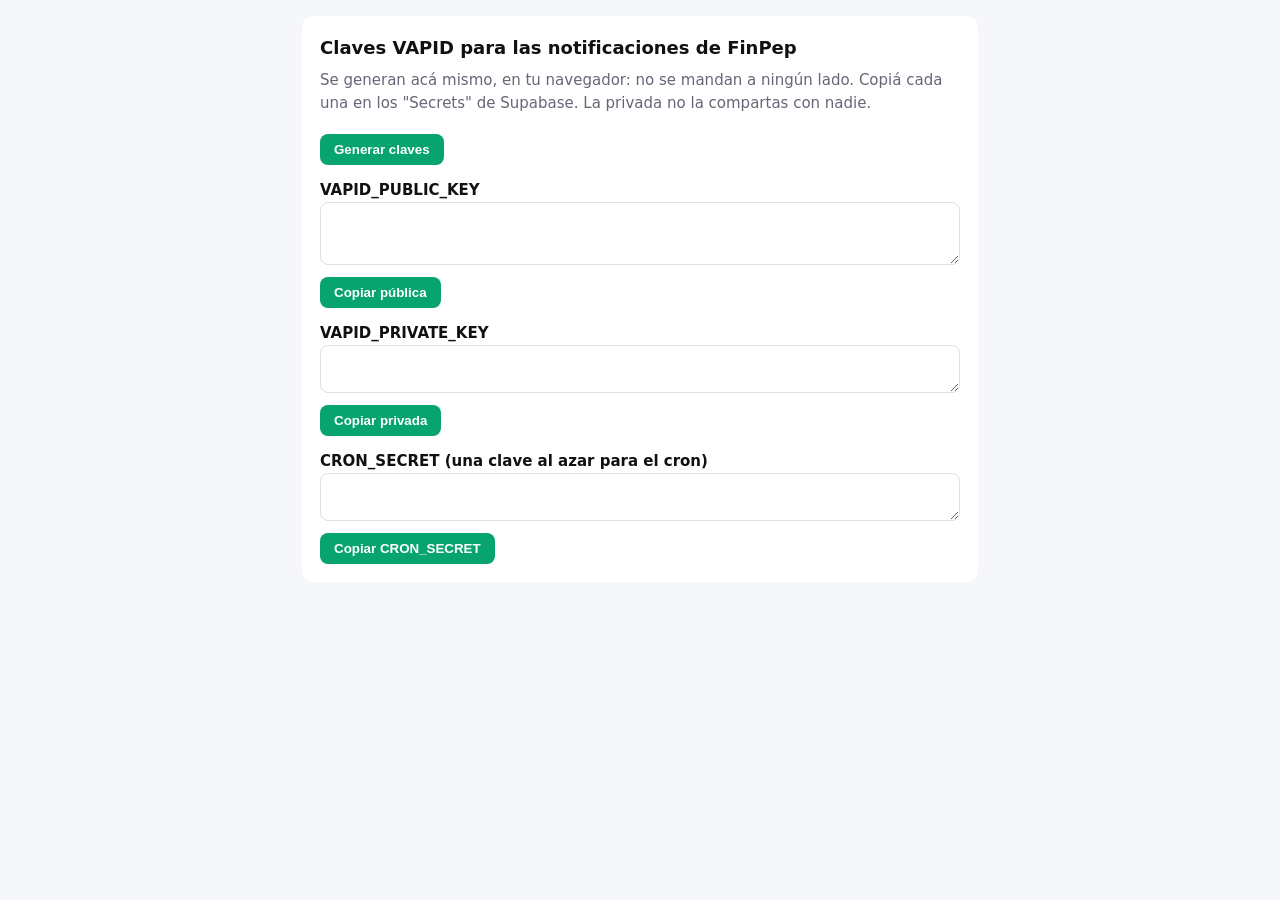
<file: tools/vapid.html>
<!doctype html>
<html lang="es-AR">
<head>
<meta charset="utf-8">
<meta name="viewport" content="width=device-width, initial-scale=1">
<title>FinPep · Claves VAPID</title>
<style>
  :root { color-scheme: light dark; --bg: #f5f7fa; --ink: #111; --muted: #667; --card: #fff; --accent: #08a46f; }
  @media (prefers-color-scheme: dark) { :root { --bg: #0b1220; --ink: #eef; --muted: #99a; --card: #151d2e; } }
  body { margin: 0; padding: 16px; background: var(--bg); color: var(--ink); font: 15px/1.5 system-ui, sans-serif; }
  main { max-width: 640px; margin: 0 auto; background: var(--card); border-radius: 12px; padding: 18px; }
  h1 { font-size: 18px; margin: 0 0 8px; }
  p { color: var(--muted); margin: 6px 0 14px; }
  label { display: block; font-weight: 700; margin-top: 14px; }
  textarea { width: 100%; box-sizing: border-box; font: 13px ui-monospace, monospace; padding: 8px; border-radius: 8px; border: 1px solid #8884; background: transparent; color: var(--ink); resize: vertical; }
  button { margin-top: 6px; padding: 8px 14px; border: 0; border-radius: 8px; background: var(--accent); color: #fff; font-weight: 700; cursor: pointer; }
</style>
</head>
<body>
<main>
  <h1>Claves VAPID para las notificaciones de FinPep</h1>
  <p>Se generan acá mismo, en tu navegador: no se mandan a ningún lado. Copiá cada una en los "Secrets" de Supabase. La privada no la compartas con nadie.</p>
  <button id="gen">Generar claves</button>
  <label for="pub">VAPID_PUBLIC_KEY</label>
  <textarea id="pub" rows="3" readonly></textarea>
  <button data-copy="pub">Copiar pública</button>
  <label for="priv">VAPID_PRIVATE_KEY</label>
  <textarea id="priv" rows="2" readonly></textarea>
  <button data-copy="priv">Copiar privada</button>
  <label for="cron">CRON_SECRET (una clave al azar para el cron)</label>
  <textarea id="cron" rows="2" readonly></textarea>
  <button data-copy="cron">Copiar CRON_SECRET</button>
</main>
<script>
  const b64url = (buf) => btoa(String.fromCharCode(...new Uint8Array(buf))).replace(/\+/g, '-').replace(/\//g, '_').replace(/=+$/, '');
  document.getElementById('gen').addEventListener('click', async () => {
    const kp = await crypto.subtle.generateKey({ name: 'ECDH', namedCurve: 'P-256' }, true, ['deriveBits']);
    const raw = await crypto.subtle.exportKey('raw', kp.publicKey);
    const jwk = await crypto.subtle.exportKey('jwk', kp.privateKey);
    document.getElementById('pub').value = b64url(raw);
    document.getElementById('priv').value = jwk.d;
    document.getElementById('cron').value = b64url(crypto.getRandomValues(new Uint8Array(24)));
  });
  document.querySelectorAll('[data-copy]').forEach((b) => b.addEventListener('click', async () => {
    const t = document.getElementById(b.dataset.copy);
    t.select();
    try { await navigator.clipboard.writeText(t.value); b.textContent = 'Copiada ✓'; } catch { document.execCommand('copy'); }
  }));
</script>
</body>
</html>
</file>
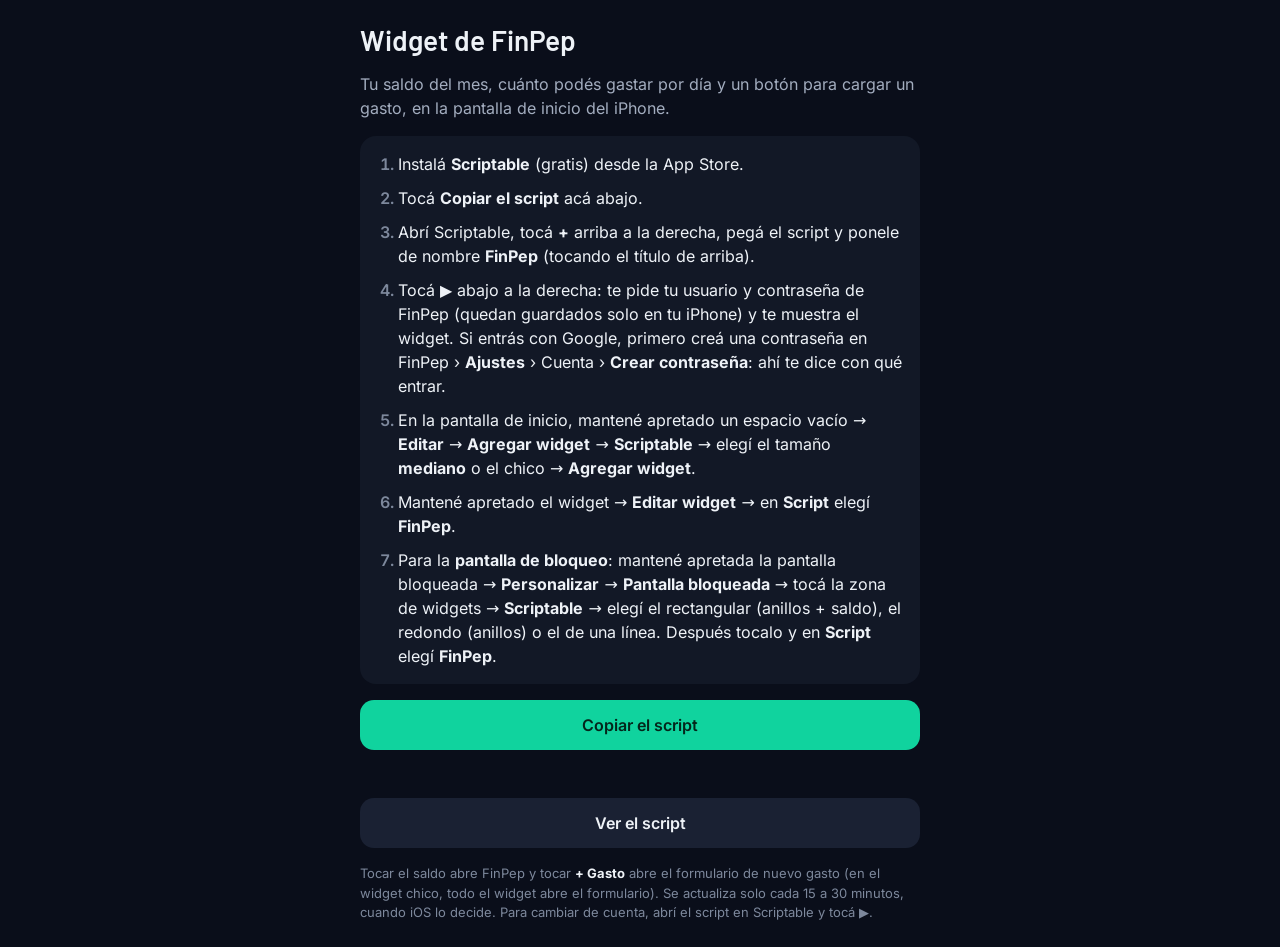
<file: tools/widget.html>
<!doctype html>
<html lang="es-AR">
<head>
<meta charset="utf-8">
<meta name="viewport" content="width=device-width, initial-scale=1, viewport-fit=cover">
<title>Widget de FinPep</title>
<link rel="stylesheet" href="../tokens.css">
<style>
  body {
    margin: 0; background: var(--bg); color: var(--t1);
    font: 16px/1.5 var(--f-text, system-ui, sans-serif);
    padding: max(16px, env(safe-area-inset-top)) max(16px, env(safe-area-inset-right)) max(24px, env(safe-area-inset-bottom)) max(16px, env(safe-area-inset-left));
  }
  main { max-width: 560px; margin: 0 auto; display: grid; gap: 16px; }
  h1 { font: 600 28px/1.15 var(--f-num, system-ui); margin: 8px 0 0; }
  .lead { color: var(--t2); margin: 0; }
  .card { background: var(--s1); border-radius: 16px; padding: 16px; }
  ol { margin: 0; padding-left: 22px; display: grid; gap: 10px; }
  li::marker { color: var(--t3); font-weight: 600; }
  b { color: var(--t1); }
  .t2 { color: var(--t2); }
  .btn {
    display: flex; align-items: center; justify-content: center; width: 100%; min-height: 50px;
    border: 0; border-radius: 14px; background: var(--brand); color: var(--on-brand);
    font: 600 16px/1 var(--f-text, system-ui); cursor: pointer; text-decoration: none;
  }
  .btn-sec { background: var(--s2); color: var(--t1); }
  .ok { color: var(--brand-text); font-weight: 600; min-height: 24px; margin: 8px 0 0; text-align: center; }
  .note { font-size: 13px; color: var(--t3); margin: 0; }
</style>
</head>
<body>
<main>
  <h1>Widget de FinPep</h1>
  <p class="lead">Tu saldo del mes, cuánto podés gastar por día y un botón para cargar un gasto, en la pantalla de inicio del iPhone.</p>

  <section class="card">
    <ol>
      <li>Instalá <b>Scriptable</b> (gratis) desde la App Store.</li>
      <li>Tocá <b>Copiar el script</b> acá abajo.</li>
      <li>Abrí Scriptable, tocá <b>+</b> arriba a la derecha, pegá el script y ponele de nombre <b>FinPep</b> (tocando el título de arriba).</li>
      <li>Tocá ▶︎ abajo a la derecha: te pide tu usuario y contraseña de FinPep (quedan guardados solo en tu iPhone) y te muestra el widget. Si entrás con Google, primero creá una contraseña en FinPep › <b>Ajustes</b> › Cuenta › <b>Crear contraseña</b>: ahí te dice con qué entrar.</li>
      <li>En la pantalla de inicio, mantené apretado un espacio vacío → <b>Editar</b> → <b>Agregar widget</b> → <b>Scriptable</b> → elegí el tamaño <b>mediano</b> o el chico → <b>Agregar widget</b>.</li>
      <li>Mantené apretado el widget → <b>Editar widget</b> → en <b>Script</b> elegí <b>FinPep</b>.</li>
      <li>Para la <b>pantalla de bloqueo</b>: mantené apretada la pantalla bloqueada → <b>Personalizar</b> → <b>Pantalla bloqueada</b> → tocá la zona de widgets → <b>Scriptable</b> → elegí el rectangular (anillos + saldo), el redondo (anillos) o el de una línea. Después tocalo y en <b>Script</b> elegí <b>FinPep</b>.</li>
    </ol>
  </section>

  <div>
    <button type="button" class="btn" id="copy">Copiar el script</button>
    <p class="ok" id="msg" role="status"></p>
  </div>
  <a class="btn btn-sec" href="finpep-widget.js">Ver el script</a>

  <p class="note">Tocar el saldo abre FinPep y tocar <b>+ Gasto</b> abre el formulario de nuevo gasto (en el widget chico, todo el widget abre el formulario). Se actualiza solo cada 15 a 30 minutos, cuando iOS lo decide. Para cambiar de cuenta, abrí el script en Scriptable y tocá ▶︎.</p>
</main>
<script>
  const msg = document.getElementById('msg');
  document.getElementById('copy').addEventListener('click', async () => {
    // En Safari el permiso para copiar se pierde si se espera la descarga
    // antes de copiar: con ClipboardItem se le pasa la promesa directamente.
    const text = fetch('finpep-widget.js', { cache: 'no-store' })
      .then((r) => { if (!r.ok) throw new Error(r.status); return r.text(); });
    try {
      if (window.ClipboardItem && navigator.clipboard.write) {
        await navigator.clipboard.write([new ClipboardItem({ 'text/plain': text.then((t) => new Blob([t], { type: 'text/plain' })) })]);
      } else {
        await navigator.clipboard.writeText(await text);
      }
      msg.textContent = 'Copiado. Ahora pegalo en Scriptable.';
    } catch (e) {
      msg.textContent = 'No se pudo copiar solo: tocá "Ver el script", mantené apretado el texto → Seleccionar todo → Copiar.';
    }
  });
</script>
</body>
</html>
</file>
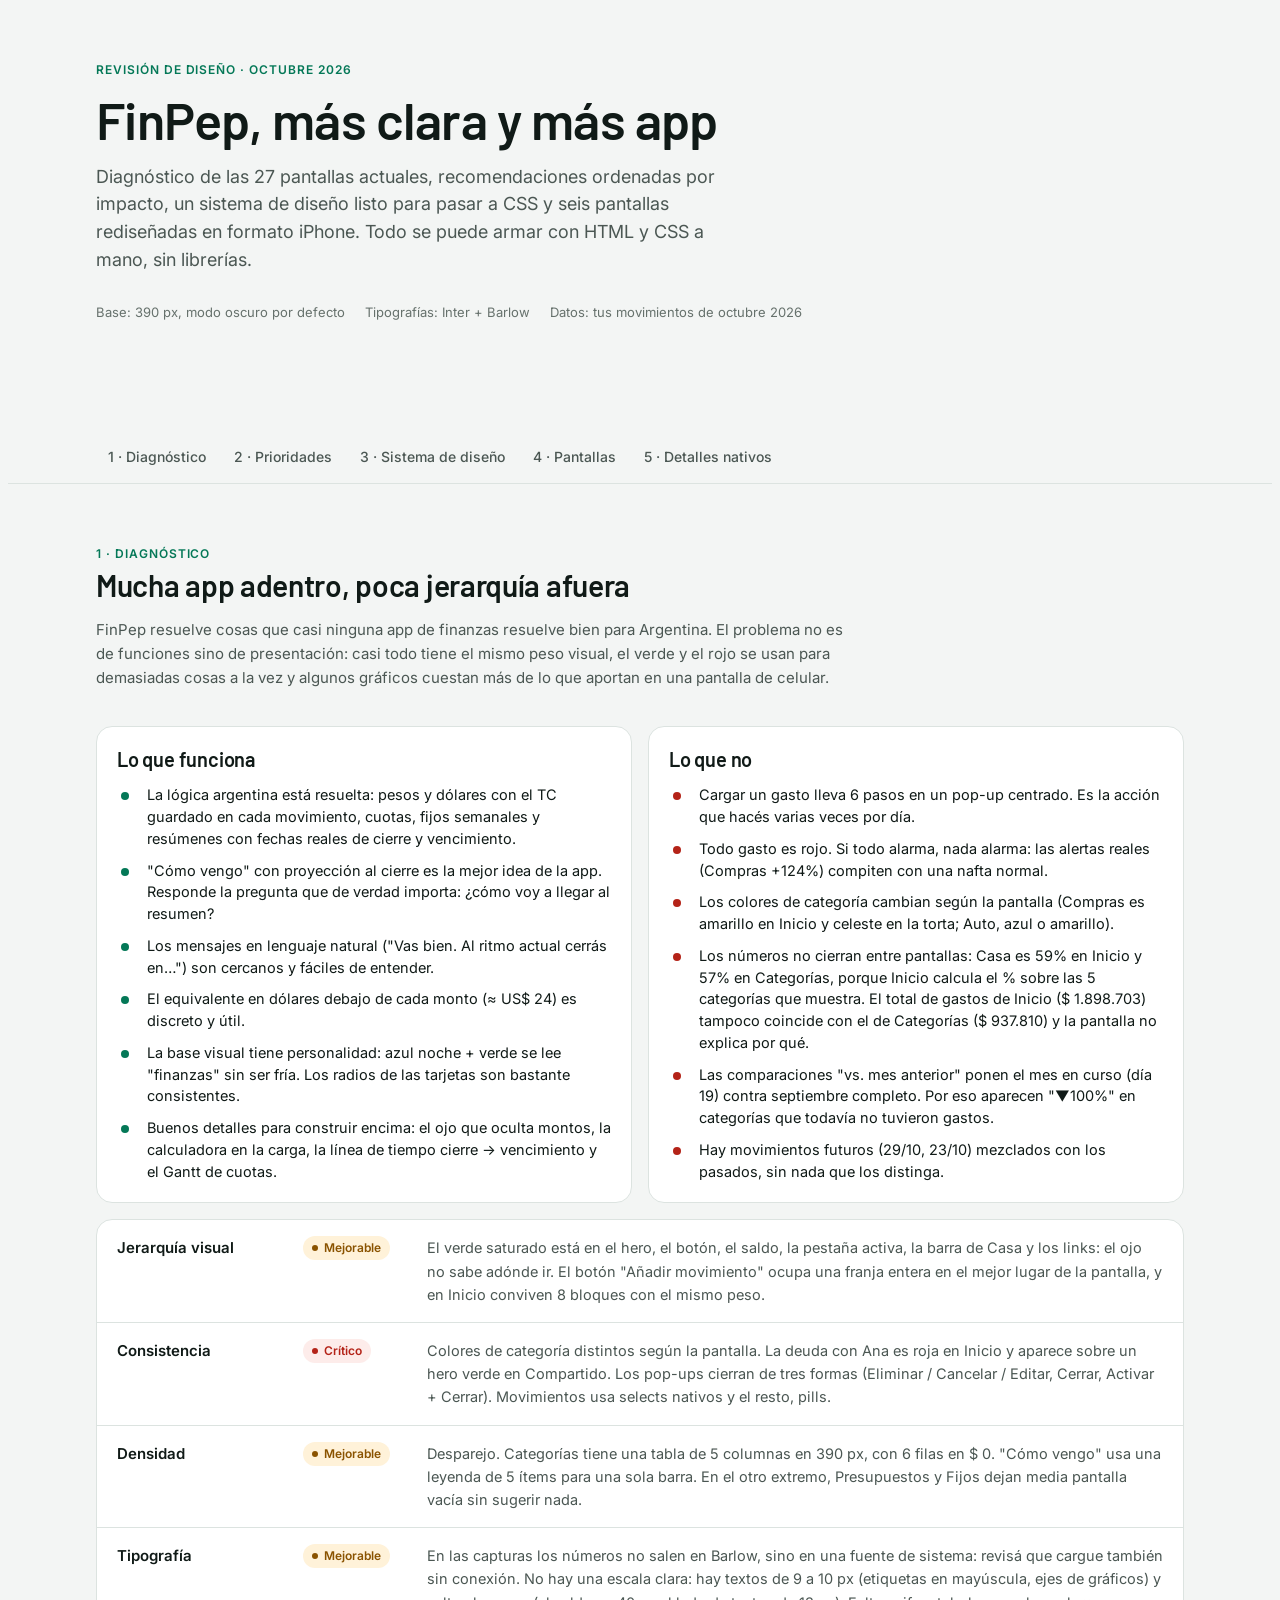
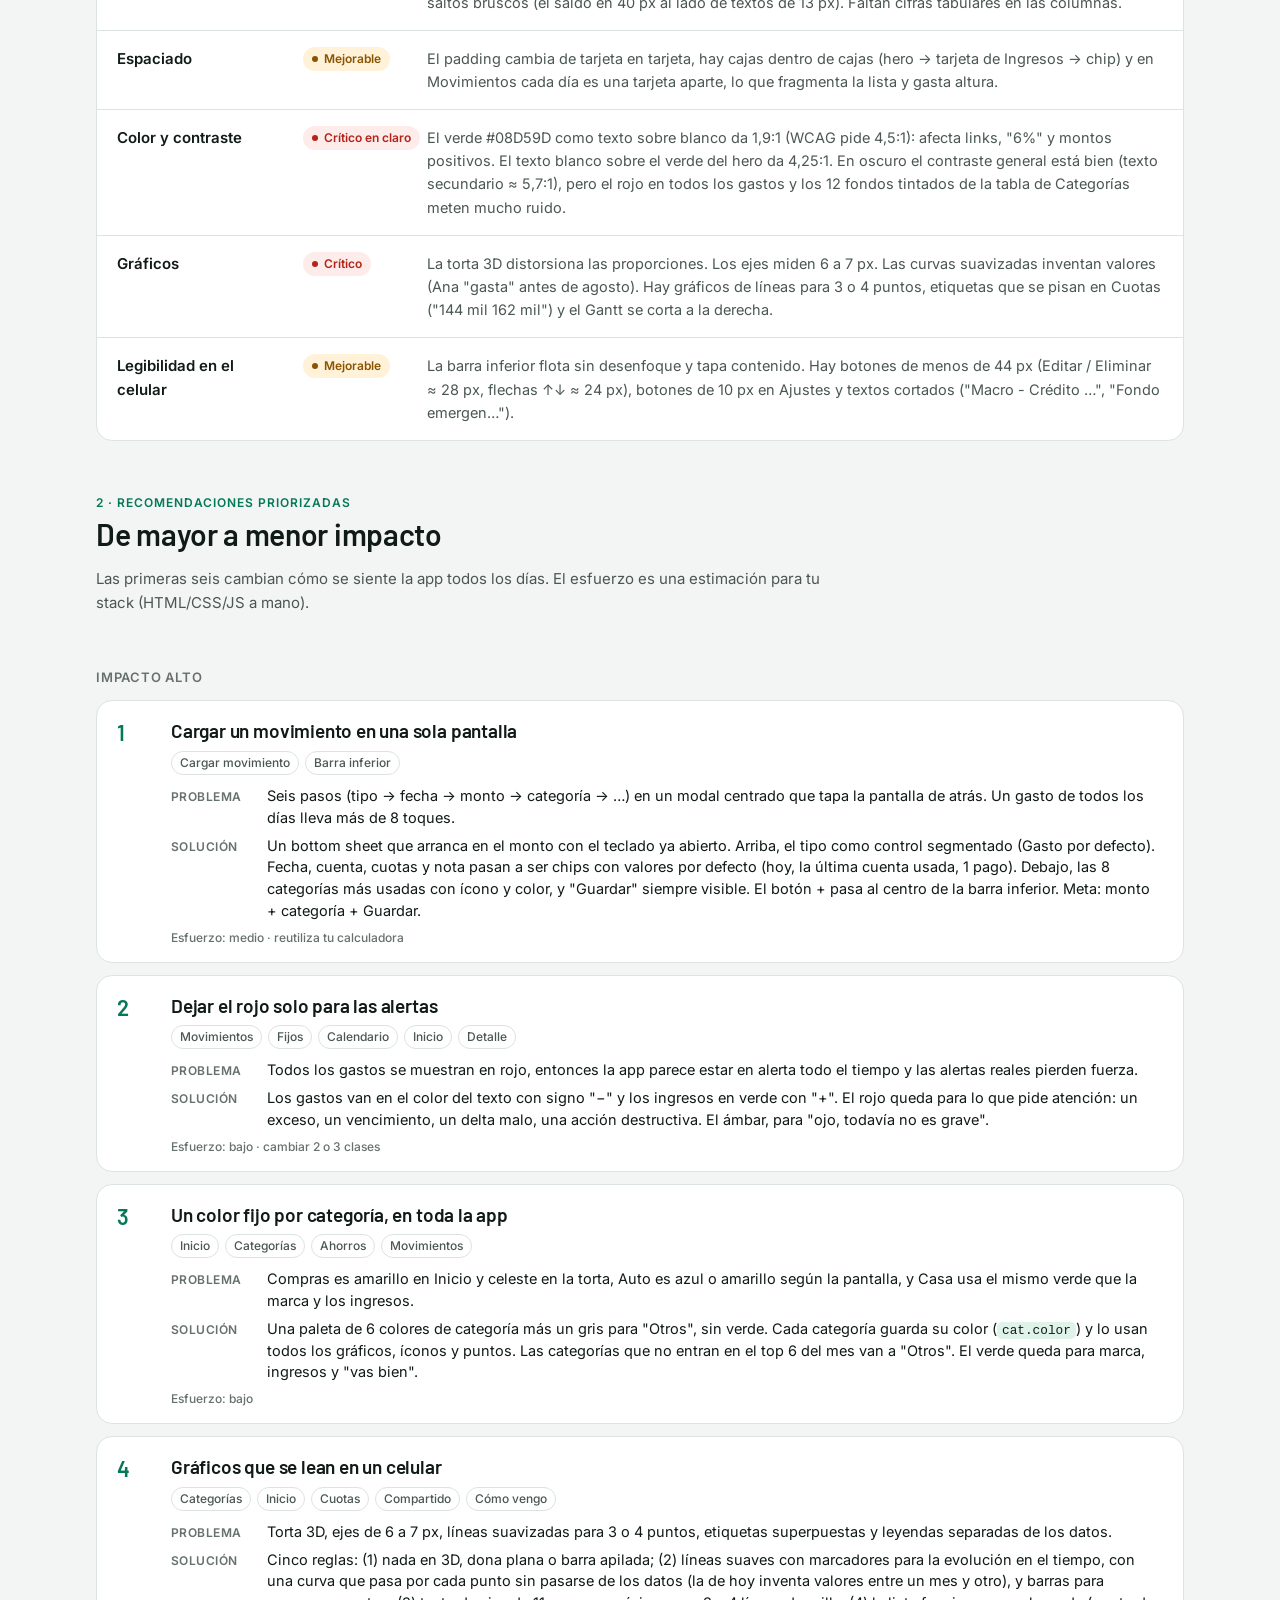
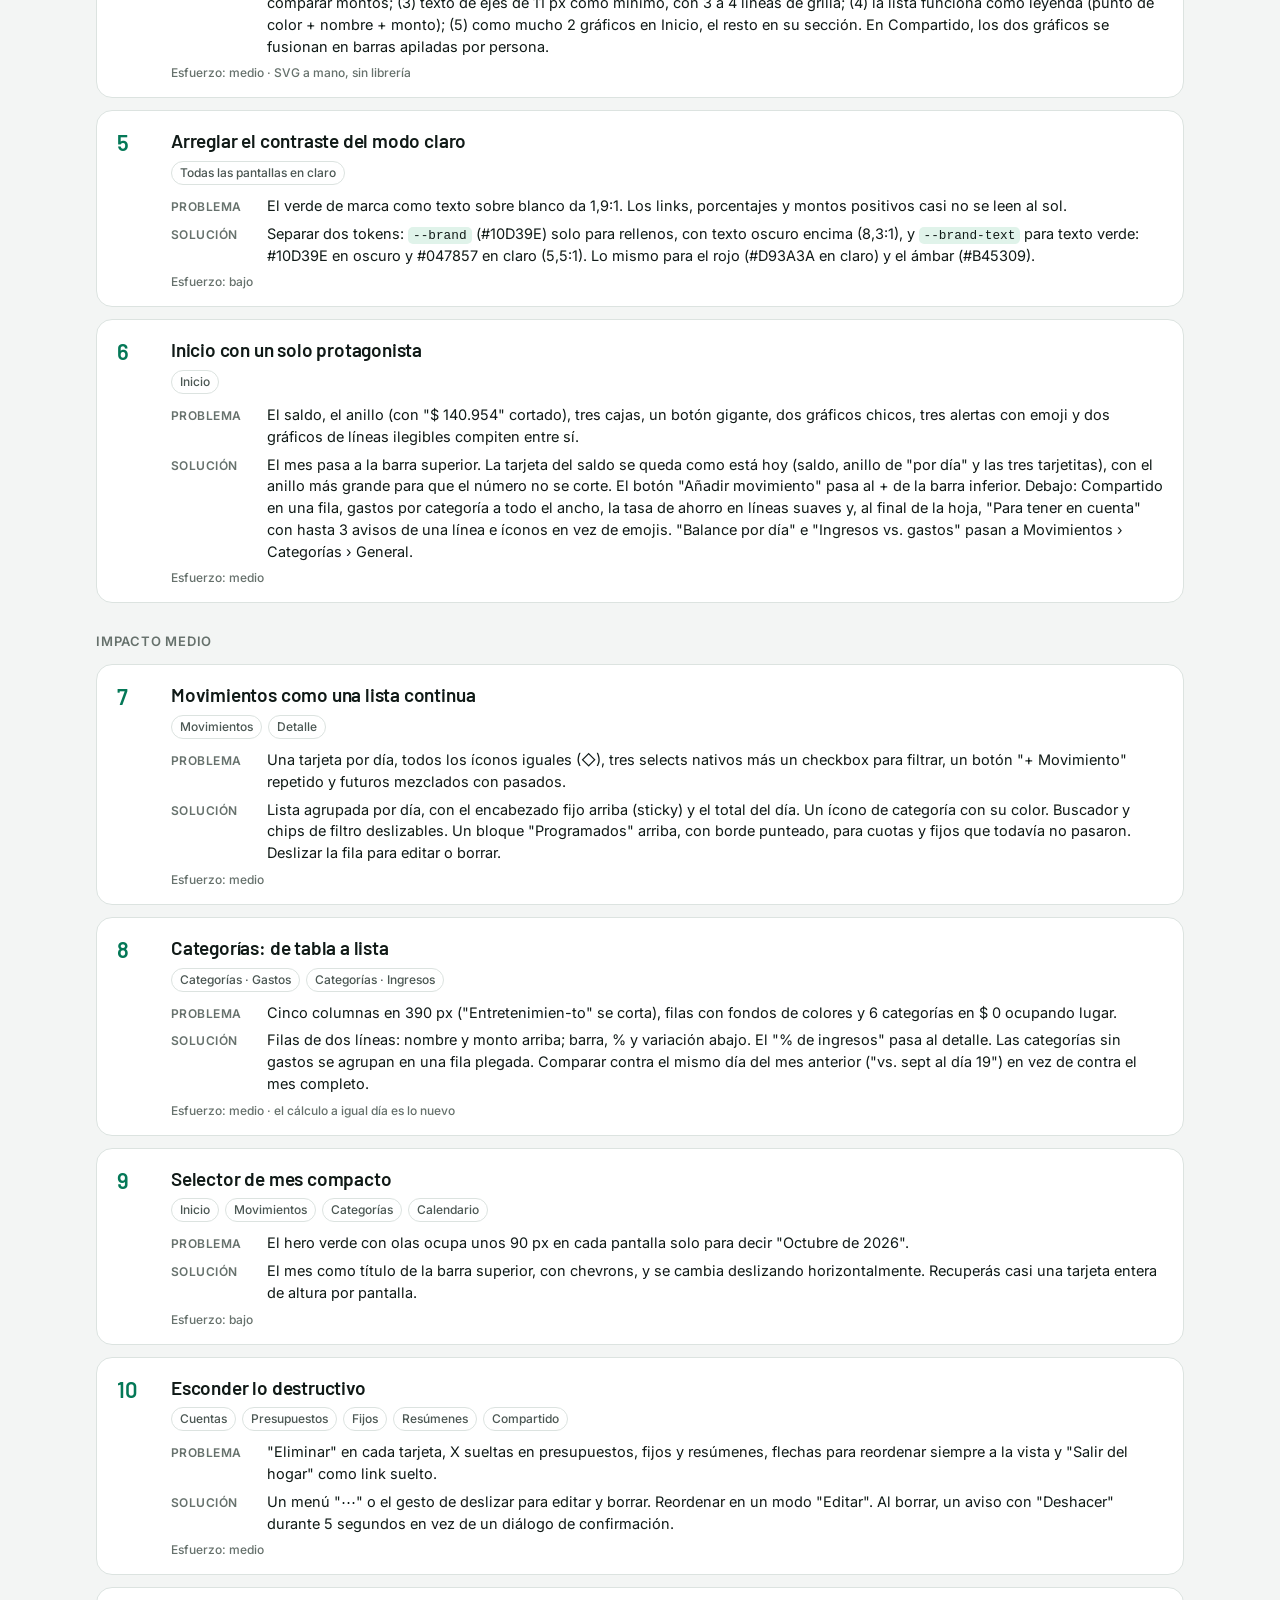
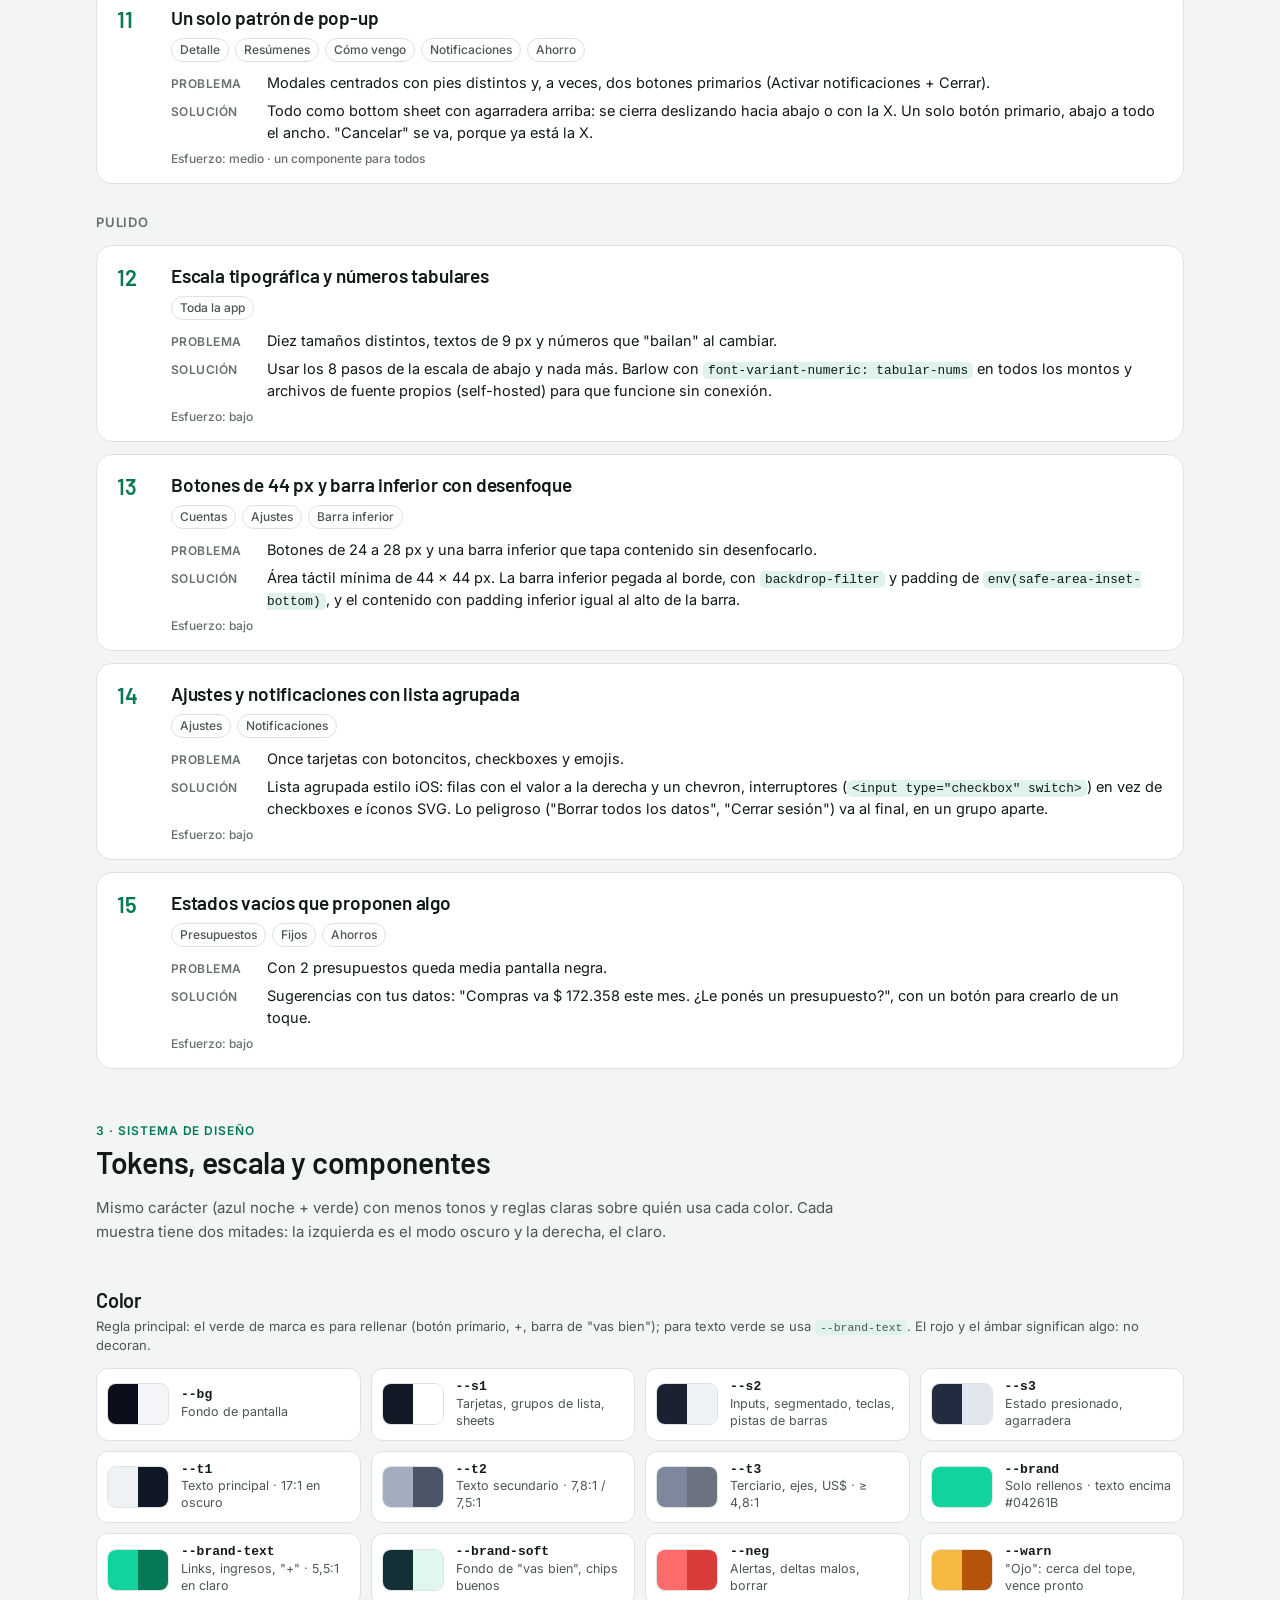
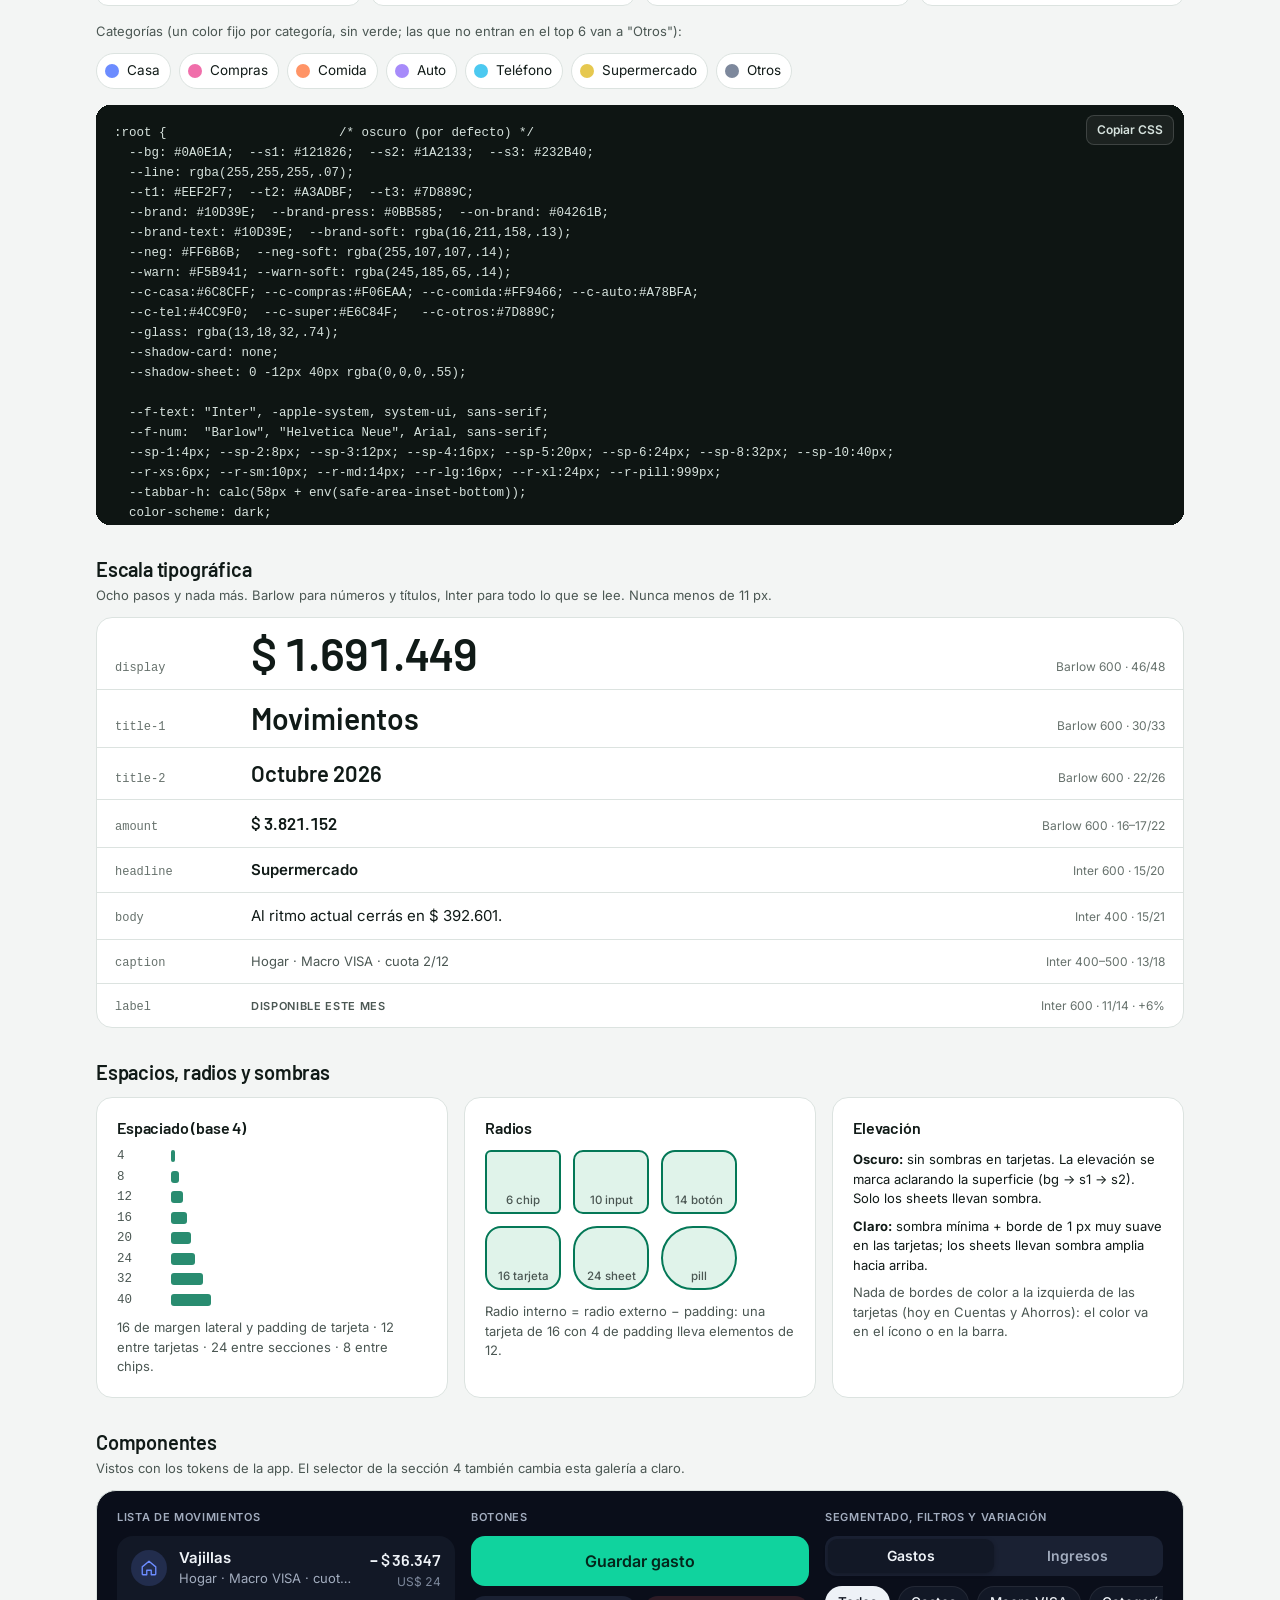
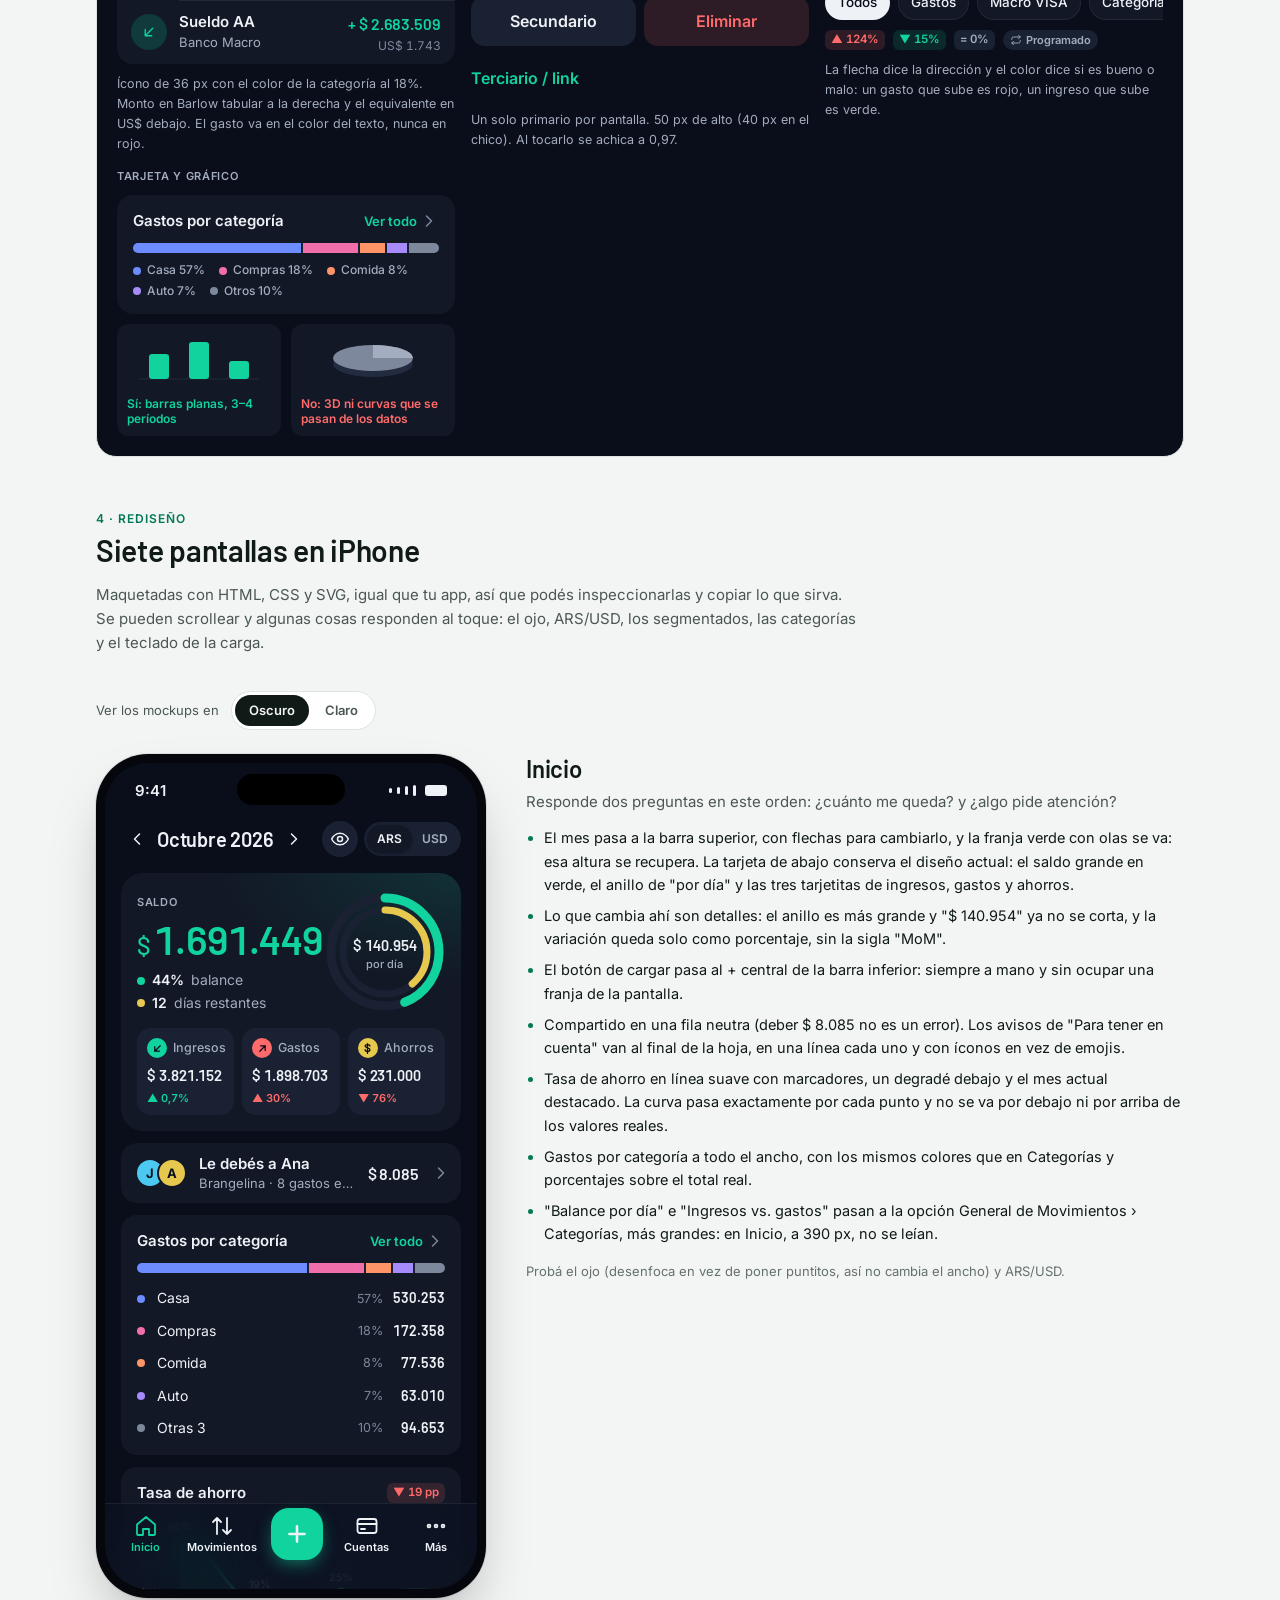
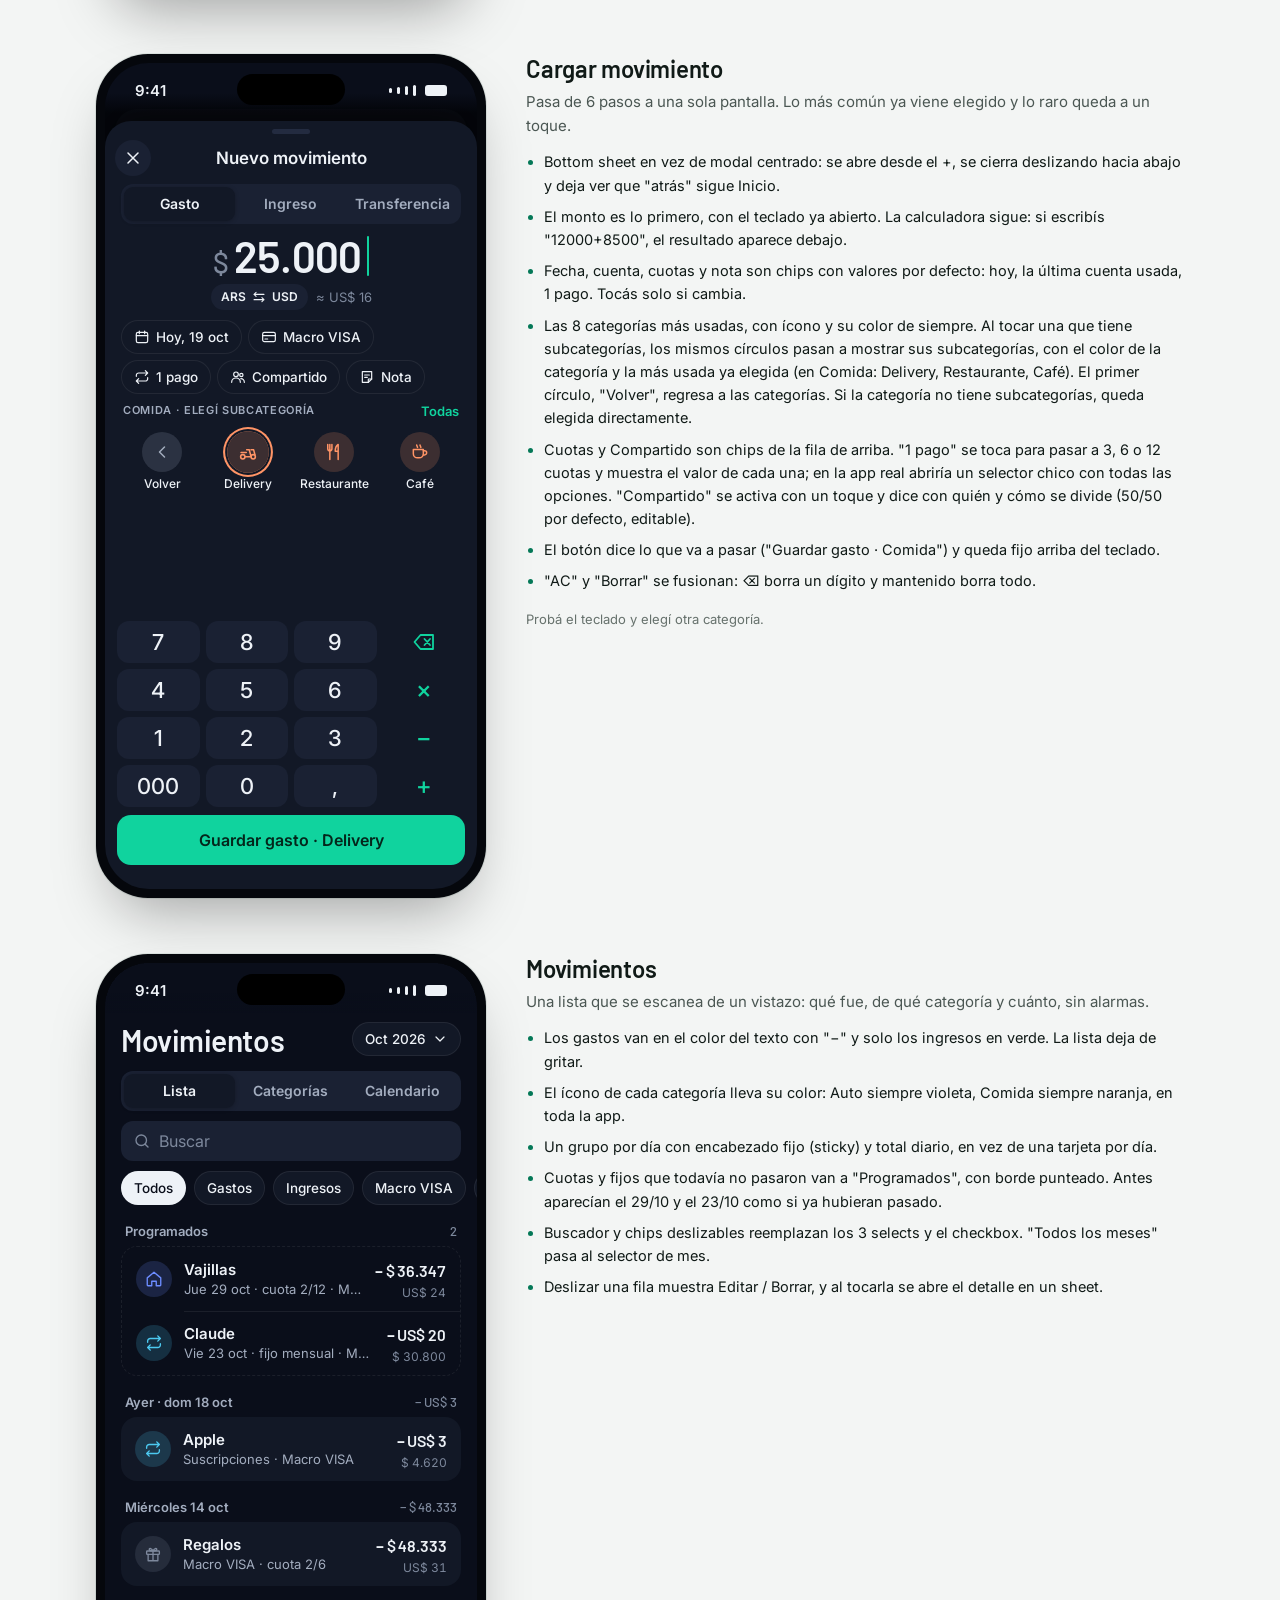
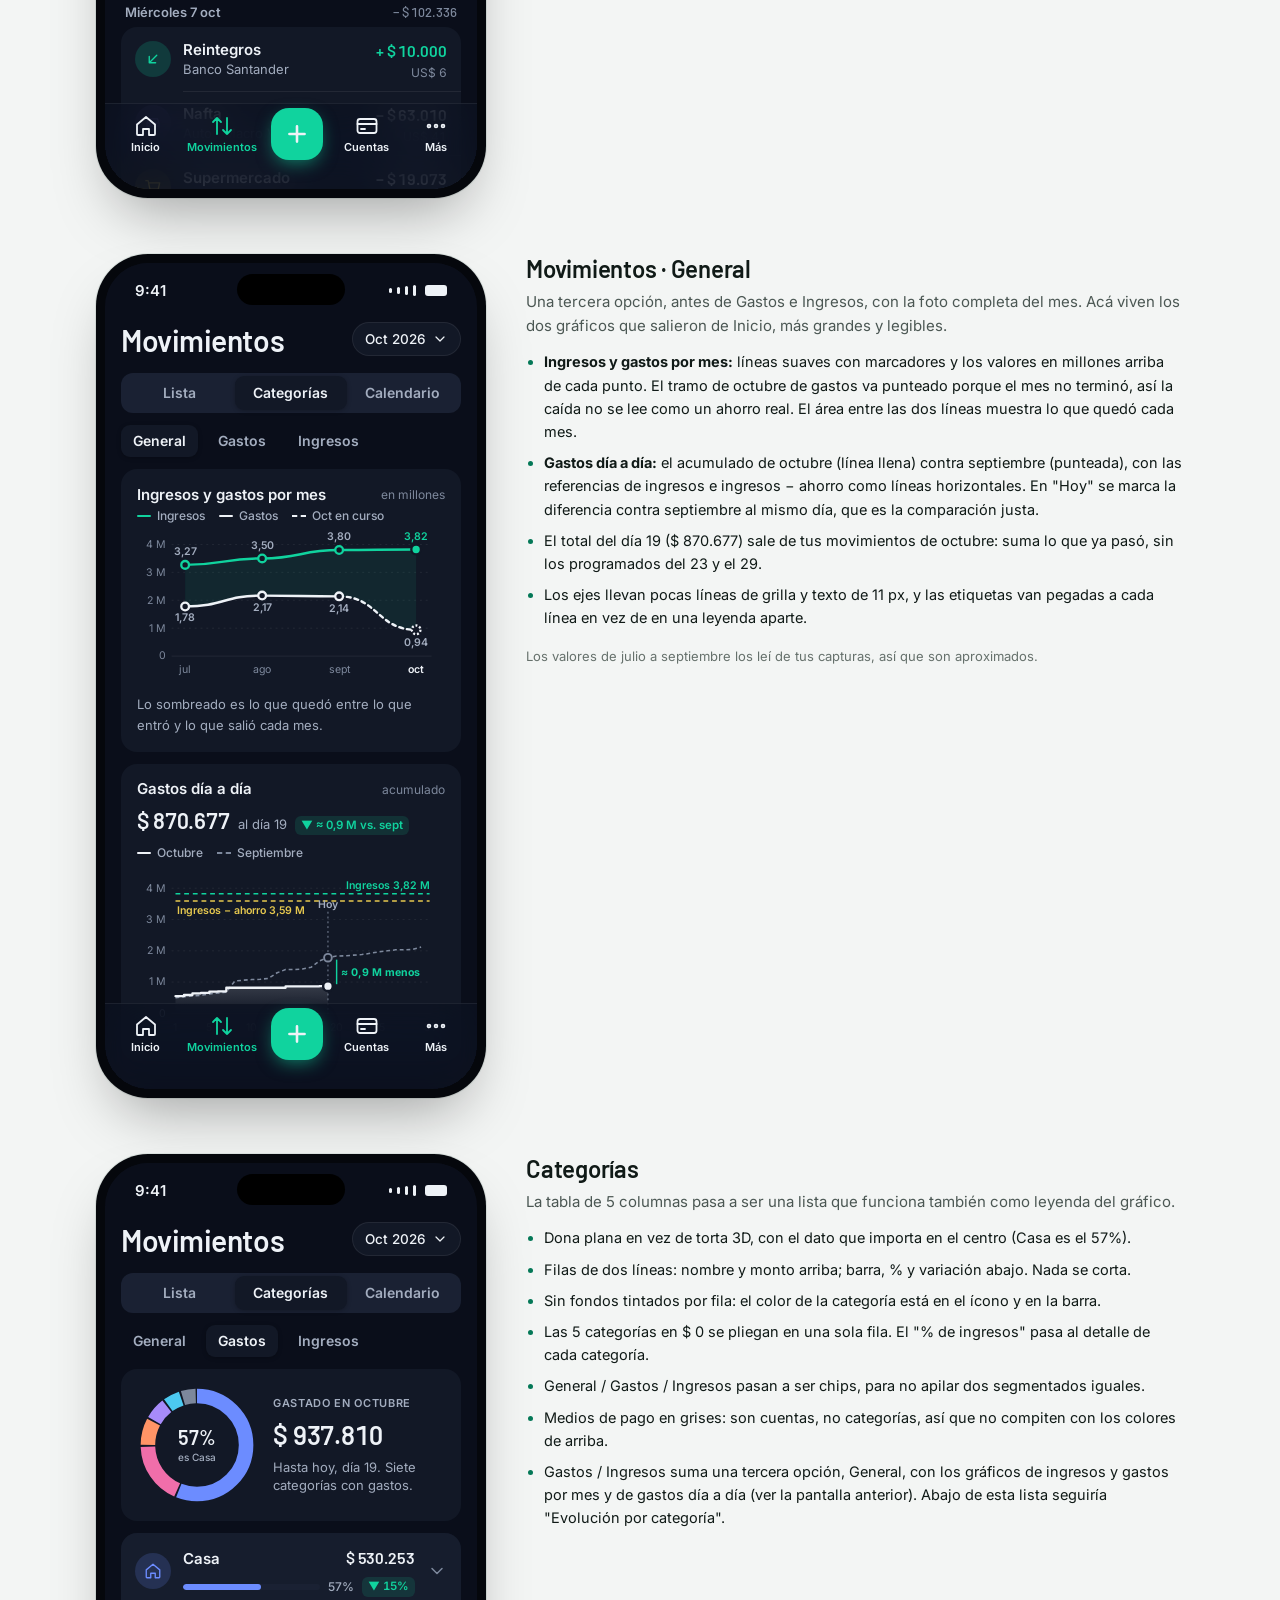
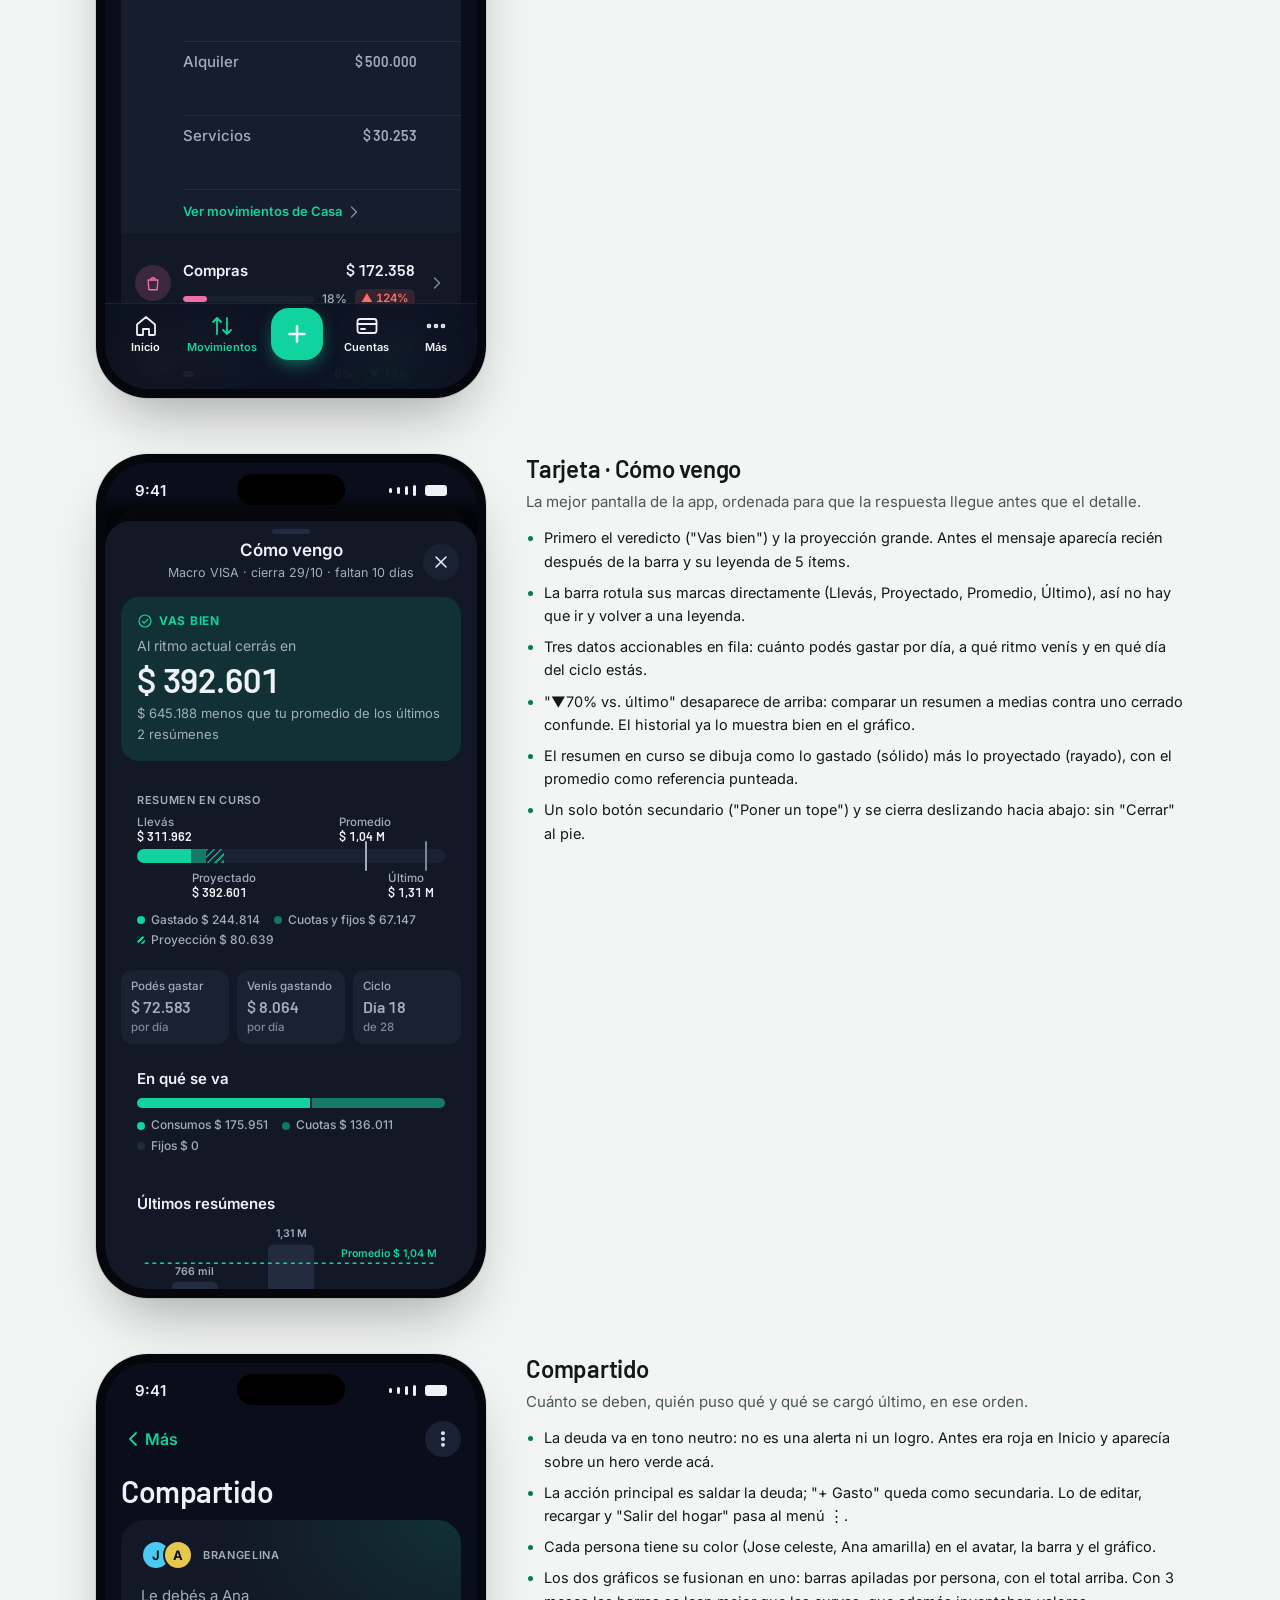
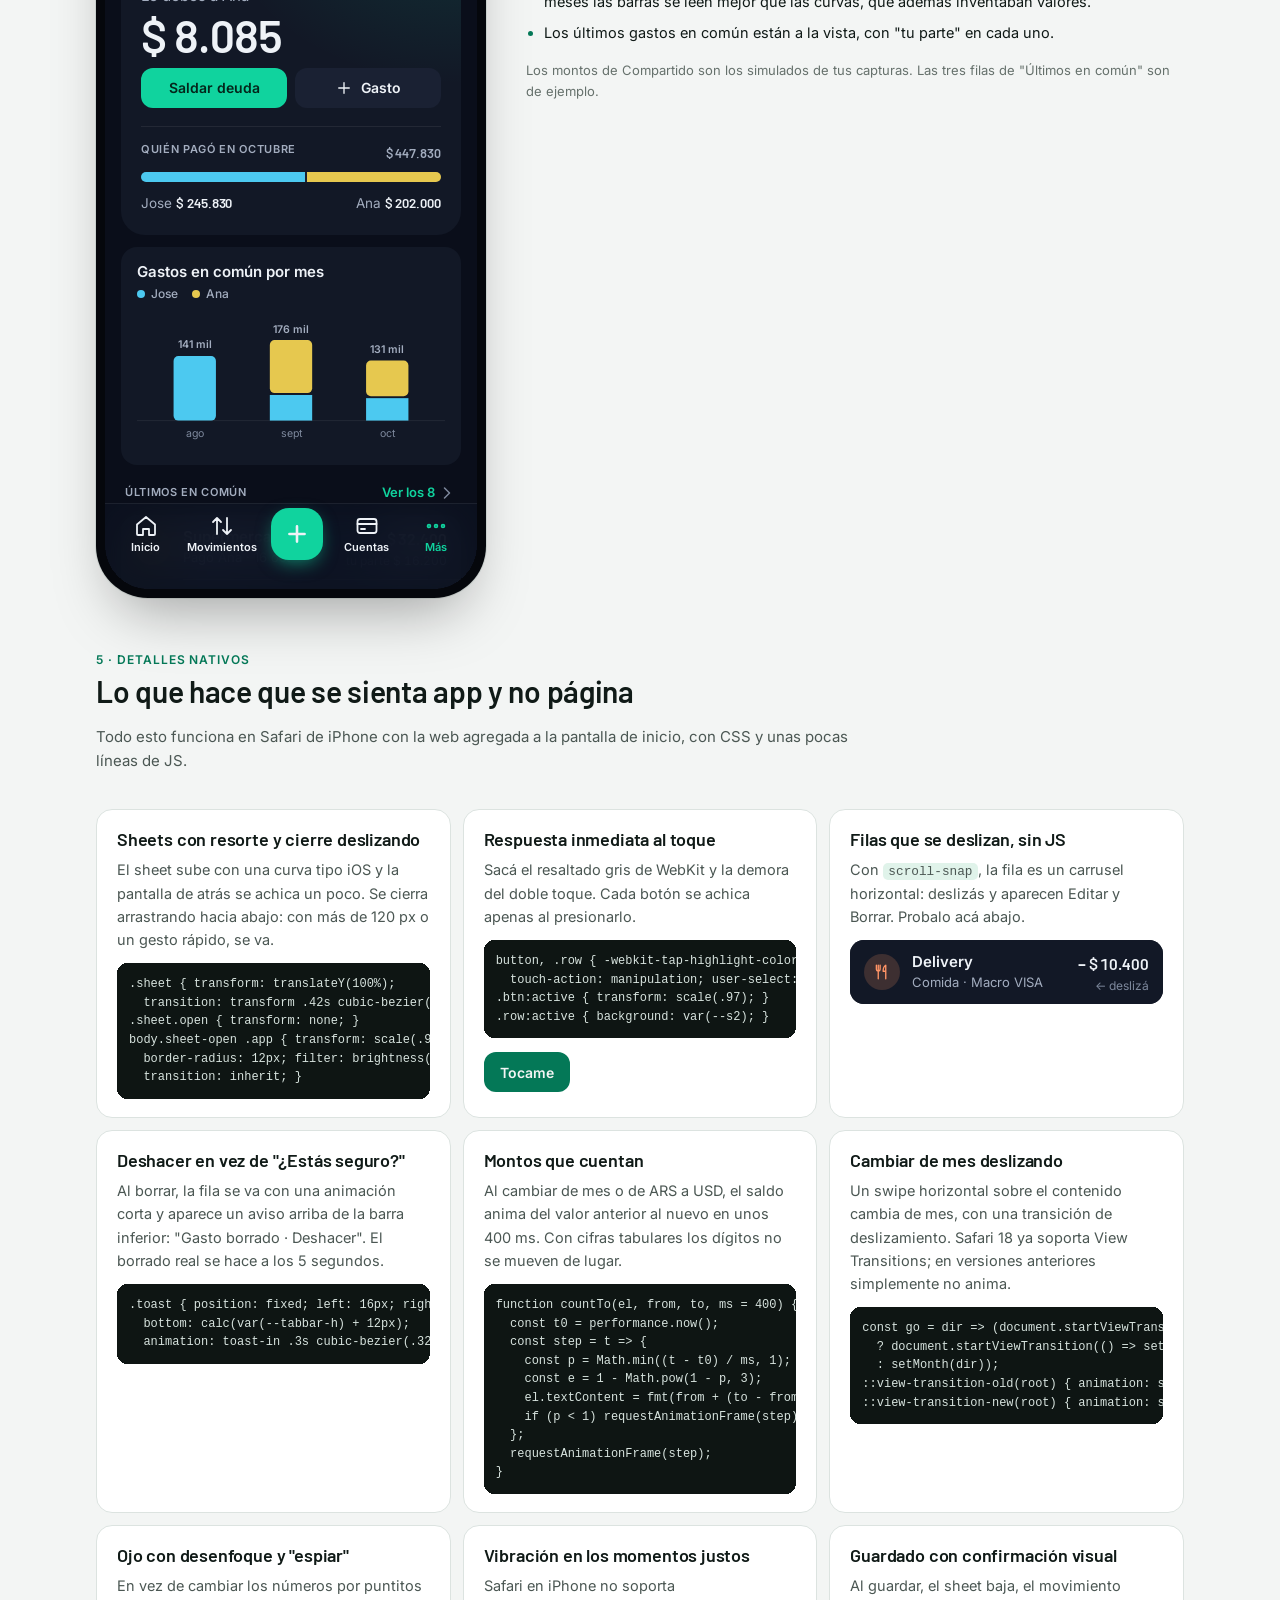
<file: docs/rediseno/referencia.html>
<!doctype html><html lang="es"><head><meta charset="utf-8"><meta name="viewport" content="width=device-width,initial-scale=1,viewport-fit=cover"></head><body>
<title>FinPep Rediseño</title>
<meta name="claude:viewport-fit-sides" content="cover">
<link rel="preconnect" href="https://fonts.googleapis.com">
<link rel="preconnect" href="https://fonts.gstatic.com" crossorigin>
<link rel="stylesheet" href="https://fonts.googleapis.com/css2?family=Barlow:wght@500;600;700&family=Inter:wght@400;500;600;700&display=swap">
<style>
/* Layout: documento de revisión, columna de lectura de 720px; los mockups salen a 1120px con notas al costado. */
:root{
  --pg-bg:#F3F5F4;--pg-surface:#FFFFFF;--pg-line:#DCE3E0;--pg-fg:#101A17;--pg-fg2:#4B5753;--pg-fg3:#66716C;
  --pg-accent:#047857;--pg-accent-soft:#E0F3EA;--pg-crit:#B42318;--pg-crit-soft:#FDECEA;--pg-warn:#8A5300;--pg-warn-soft:#FFF2D9;
  --pg-code:#0E1513;--pg-code-fg:#D7E3DE;--bezel:#05070C;
  --f-num:"Barlow","Helvetica Neue",Arial,sans-serif;--f-text:"Inter",-apple-system,"Segoe UI",Roboto,sans-serif;
}
@media (prefers-color-scheme: dark){:root:not([data-theme="light"]){
  --pg-bg:#0B100F;--pg-surface:#131A18;--pg-line:#25302C;--pg-fg:#E8EEEB;--pg-fg2:#A9B5B0;--pg-fg3:#8A9691;
  --pg-accent:#10D39E;--pg-accent-soft:rgba(16,211,158,.12);--pg-crit:#FF8A80;--pg-crit-soft:rgba(255,107,107,.13);--pg-warn:#F5B941;--pg-warn-soft:rgba(245,185,65,.13);
  --pg-code:#070A09;--pg-code-fg:#D7E3DE;--bezel:#000;color-scheme:dark}}
:root[data-theme="dark"]{
  --pg-bg:#0B100F;--pg-surface:#131A18;--pg-line:#25302C;--pg-fg:#E8EEEB;--pg-fg2:#A9B5B0;--pg-fg3:#8A9691;
  --pg-accent:#10D39E;--pg-accent-soft:rgba(16,211,158,.12);--pg-crit:#FF8A80;--pg-crit-soft:rgba(255,107,107,.13);--pg-warn:#F5B941;--pg-warn-soft:rgba(245,185,65,.13);
  --pg-code:#070A09;--pg-code-fg:#D7E3DE;--bezel:#000;color-scheme:dark}

*{box-sizing:border-box}
body{background:var(--pg-bg);color:var(--pg-fg);font:400 15px/1.6 var(--f-text);-webkit-font-smoothing:antialiased}
.wrap{max-width:1120px;margin:0 auto;padding-left:max(16px,env(safe-area-inset-left,0px));padding-right:max(16px,env(safe-area-inset-right,0px));padding-block:0 80px}
.prose{max-width:760px}
h1,h2,h3{font-family:var(--f-num);font-weight:600;letter-spacing:-.01em;text-wrap:balance;margin:0}
h1{font-size:clamp(34px,6vw,52px);line-height:1.05}
h2{font-size:30px;line-height:1.15;margin-bottom:8px}
h3{font-size:20px;line-height:1.25}
p{margin:0 0 12px}
a{color:var(--pg-accent)}
.eyebrow{font:600 12px/1 var(--f-text);letter-spacing:.08em;text-transform:uppercase;color:var(--pg-accent)}
.lede{font-size:18px;line-height:1.55;color:var(--pg-fg2);max-width:640px}
.muted{color:var(--pg-fg2)}
.small{font-size:13px;line-height:1.5}
code{font:500 .88em ui-monospace,SFMono-Regular,Menlo,monospace;background:var(--pg-accent-soft);padding:1px 5px;border-radius:5px}

/* header + nav */
.top{padding-block:56px 28px;display:grid;gap:16px}
.meta{display:flex;flex-wrap:wrap;gap:8px 20px;font-size:13px;color:var(--pg-fg3)}
.toc{position:sticky;top:env(safe-area-inset-top,0px);z-index:20;background:color-mix(in srgb,var(--pg-bg) 88%,transparent);backdrop-filter:blur(12px);-webkit-backdrop-filter:blur(12px);border-bottom:1px solid var(--pg-line);margin-bottom:8px}
body::before{content:"";position:fixed;inset:0 0 auto;height:env(safe-area-inset-top,0px);z-index:21;background:var(--pg-bg)}
.toc nav{display:flex;gap:4px;overflow-x:auto;scrollbar-width:none;padding-block:10px}
.toc a{flex:none;text-decoration:none;color:var(--pg-fg2);font:500 14px/1 var(--f-text);padding:9px 12px;border-radius:999px}
.toc a:hover,.toc a:focus-visible{background:var(--pg-surface);color:var(--pg-fg);outline:none}
section.sec{padding-top:56px;scroll-margin-top:60px}
.sec-head{display:grid;gap:8px;margin-bottom:24px}

/* diagnóstico */
.two{display:grid;grid-template-columns:repeat(auto-fit,minmax(min(100%,340px),1fr));gap:16px}
.panel{background:var(--pg-surface);border:1px solid var(--pg-line);border-radius:16px;padding:20px}
.panel h3{margin-bottom:12px}
.ticks{list-style:none;margin:0;padding:0;display:grid;gap:10px}
.ticks li{display:grid;grid-template-columns:20px 1fr;gap:10px;font-size:14.5px;line-height:1.5}
.ticks li::before{content:"";width:8px;height:8px;border-radius:50%;margin:8px 0 0 4px;background:var(--pg-accent)}
.ticks.bad li::before{background:var(--pg-crit)}
.score{display:grid;gap:0;background:var(--pg-surface);border:1px solid var(--pg-line);border-radius:16px;overflow:hidden;margin-top:16px}
.score-row{display:grid;grid-template-columns:170px 108px 1fr;gap:16px;padding:16px 20px;align-items:start}
.score-row+.score-row{border-top:1px solid var(--pg-line)}
.score-row b{font-weight:600}
.score-row p{margin:0;font-size:14.5px;color:var(--pg-fg2)}
.tag{display:inline-flex;align-items:center;gap:6px;font:600 12px/1 var(--f-text);padding:6px 9px;border-radius:999px;white-space:nowrap;justify-self:start}
.tag::before{content:"";width:6px;height:6px;border-radius:50%;background:currentColor}
.tag.crit{color:var(--pg-crit);background:var(--pg-crit-soft)}
.tag.warn{color:var(--pg-warn);background:var(--pg-warn-soft)}
.tag.ok{color:var(--pg-accent);background:var(--pg-accent-soft)}
@media (max-width:640px){.score-row{grid-template-columns:1fr auto}.score-row p{grid-column:1/-1}}

/* recomendaciones */
.recs{display:grid;gap:12px;counter-reset:rec}
.tier{font:600 13px/1 var(--f-text);color:var(--pg-fg3);letter-spacing:.06em;text-transform:uppercase;margin:20px 0 4px}
.rec{background:var(--pg-surface);border:1px solid var(--pg-line);border-radius:16px;padding:18px 20px;display:grid;grid-template-columns:40px 1fr;gap:4px 14px;counter-increment:rec}
.rec::before{content:counter(rec);font:600 22px/1 var(--f-num);color:var(--pg-accent);grid-row:1/span 4;padding-top:2px}
.rec h3{font-size:19px}
.rec .where{display:flex;flex-wrap:wrap;gap:6px;margin:4px 0 6px}
.rec .where span{font:500 12px/1 var(--f-text);color:var(--pg-fg2);border:1px solid var(--pg-line);padding:5px 8px;border-radius:999px}
.rec dl{margin:0;display:grid;grid-template-columns:84px 1fr;gap:6px 12px;font-size:14.5px;line-height:1.5}
.rec dt{color:var(--pg-fg3);font-weight:600;font-size:12px;letter-spacing:.04em;text-transform:uppercase;padding-top:3px}
.rec dd{margin:0}
.effort{justify-self:start;margin-top:6px;font:500 12px/1 var(--f-text);color:var(--pg-fg3)}
@media (max-width:520px){.rec{grid-template-columns:1fr}.rec::before{grid-row:auto}.rec dl{grid-template-columns:1fr}.rec dt{padding-top:6px}}

/* sistema */
.tokens{display:grid;grid-template-columns:repeat(auto-fill,minmax(min(100%,250px),1fr));gap:10px}
.tok{display:grid;grid-template-columns:auto 1fr;gap:12px;align-items:center;background:var(--pg-surface);border:1px solid var(--pg-line);border-radius:12px;padding:10px}
.sw{display:flex;border-radius:9px;overflow:hidden;border:1px solid var(--pg-line)}
.sw i{display:block;width:30px;height:40px}
.tok b{font:600 13px/1.3 ui-monospace,Menlo,monospace;display:block}
.tok span{font-size:12.5px;color:var(--pg-fg2);line-height:1.35;display:block}
.cats{display:flex;flex-wrap:wrap;gap:8px;margin-top:12px}
.cats span{display:inline-flex;align-items:center;gap:8px;font-size:13.5px;background:var(--pg-surface);border:1px solid var(--pg-line);padding:6px 10px 6px 8px;border-radius:999px}
.cats i{width:14px;height:14px;border-radius:50%}
.codebox{position:relative;margin-top:16px}
pre.code{background:var(--pg-code);color:var(--pg-code-fg);border-radius:14px;padding:18px;overflow-x:auto;font:12.5px/1.6 ui-monospace,SFMono-Regular,Menlo,monospace;margin:0;max-height:420px}
.copy{position:absolute;top:10px;right:10px;font:600 12px/1 var(--f-text);padding:8px 10px;border-radius:8px;border:1px solid rgba(255,255,255,.15);background:rgba(255,255,255,.06);color:#D7E3DE;cursor:pointer}
.scale{background:var(--pg-surface);border:1px solid var(--pg-line);border-radius:16px;overflow:hidden}
.scale-row{display:grid;grid-template-columns:120px 1fr 150px;gap:16px;align-items:baseline;padding:12px 18px}
.scale-row+.scale-row{border-top:1px solid var(--pg-line)}
.scale-row code{background:none;padding:0;color:var(--pg-fg3);font-size:12px}
.scale-row small{color:var(--pg-fg3);font-size:12px;text-align:right}
@media (max-width:600px){.scale-row{grid-template-columns:1fr auto}.scale-row .smp{grid-column:1/-1;order:3}}
.grid3{display:grid;grid-template-columns:repeat(auto-fit,minmax(min(100%,300px),1fr));gap:16px}
.spc{display:grid;gap:8px}
.spc div{display:grid;grid-template-columns:44px 1fr;align-items:center;gap:10px;font:500 12.5px/1 ui-monospace,Menlo,monospace;color:var(--pg-fg2)}
.spc i{display:block;height:12px;background:var(--pg-accent);border-radius:3px;opacity:.85}
.radii{display:flex;flex-wrap:wrap;gap:12px}
.radii div{width:76px;height:64px;border:2px solid var(--pg-accent);background:var(--pg-accent-soft);display:grid;place-items:end center;padding-bottom:6px;font:500 11.5px/1 var(--f-text);color:var(--pg-fg2)}
.sub{margin:32px 0 12px}
.sub h3{margin-bottom:4px}

/* toggle de tema de los mockups */
.seg-pg{display:inline-flex;background:var(--pg-surface);border:1px solid var(--pg-line);border-radius:999px;padding:3px;gap:2px}
.seg-pg button{font:600 13px/1 var(--f-text);border:0;background:transparent;color:var(--pg-fg2);padding:9px 14px;border-radius:999px;cursor:pointer}
.seg-pg button[aria-pressed="true"]{background:var(--pg-fg);color:var(--pg-bg)}
.toolbar{display:flex;flex-wrap:wrap;align-items:center;gap:12px;margin-bottom:8px}

/* =========  FINPEP: tokens de la app (mockups)  ========= */
.fp{
  --bg:#0A0E1A;--s1:#121826;--s2:#1A2133;--s3:#232B40;--line:rgba(255,255,255,.07);
  --t1:#EEF2F7;--t2:#A3ADBF;--t3:#7D889C;
  --brand:#10D39E;--brand-press:#0BB585;--on-brand:#04261B;--brand-text:#10D39E;--brand-soft:rgba(16,211,158,.13);
  --pos:#10D39E;--neg:#FF6B6B;--neg-soft:rgba(255,107,107,.14);--warn:#F5B941;--warn-soft:rgba(245,185,65,.14);
  --c-casa:#6C8CFF;--c-compras:#F06EAA;--c-comida:#FF9466;--c-auto:#A78BFA;--c-tel:#4CC9F0;--c-super:#E6C84F;--c-otros:#7D889C;
  --glass:rgba(13,18,32,.74);--sheet-shadow:0 -12px 40px rgba(0,0,0,.55);--card-shadow:none;--scrim:rgba(0,0,0,.55);
  font-family:var(--f-text);color:var(--t1);
}
.fp.is-light{
  --bg:#F3F5F8;--s1:#FFFFFF;--s2:#EEF1F5;--s3:#E2E7EE;--line:rgba(15,23,42,.08);
  --t1:#0F1726;--t2:#4A5568;--t3:#6B7280;
  --brand:#10D39E;--brand-press:#0BB585;--on-brand:#04261B;--brand-text:#047857;--brand-soft:rgba(16,185,129,.13);
  --pos:#047857;--neg:#D93A3A;--neg-soft:rgba(217,58,58,.10);--warn:#B45309;--warn-soft:rgba(245,158,11,.15);
  --c-casa:#4F6FE8;--c-compras:#D9468A;--c-comida:#E8703F;--c-auto:#8B5CF6;--c-tel:#0EA5C9;--c-super:#C9A21A;--c-otros:#94A3B8;
  --glass:rgba(246,248,251,.8);--sheet-shadow:0 -12px 40px rgba(15,23,42,.16);--card-shadow:0 1px 2px rgba(15,23,42,.06),0 0 0 1px rgba(15,23,42,.04);--scrim:rgba(15,23,42,.35);
}
.fp .num{font-family:var(--f-num);font-variant-numeric:tabular-nums;font-weight:600;letter-spacing:-.005em}
.fp .ic{width:20px;height:20px;stroke:currentColor;fill:none;stroke-width:1.8;stroke-linecap:round;stroke-linejoin:round;flex:none}
.fp .ovl{font:600 11px/1.2 var(--f-text);letter-spacing:.06em;text-transform:uppercase;color:var(--t2)}
.fp .t2{color:var(--t2)} .fp .t3{color:var(--t3)} .fp .pos{color:var(--pos)} .fp .neg{color:var(--neg)} .fp .bt{color:var(--brand-text)}
.fp button{font-family:inherit;color:inherit}

/* teléfono */
.screens{display:grid;gap:56px;margin-top:24px}
.screen-item{display:grid;grid-template-columns:minmax(0,390px) minmax(0,1fr);gap:40px;align-items:start}
@media (max-width:860px){.screen-item{grid-template-columns:minmax(0,1fr)}}
.phone{width:min(390px,100%);height:844px;border-radius:52px;padding:9px;background:var(--bezel);box-shadow:0 30px 60px -20px rgba(0,0,0,.35),0 0 0 1px var(--pg-line)}
.scr{position:relative;height:100%;border-radius:44px;overflow:hidden;background:var(--bg)}
.island{position:absolute;top:11px;left:50%;transform:translateX(-50%);width:108px;height:31px;border-radius:20px;background:#000;z-index:9}
.status{position:absolute;top:0;left:0;right:0;height:50px;display:flex;justify-content:space-between;align-items:center;padding:4px 30px 0;font:600 15px/1 var(--f-text);color:var(--t1);z-index:8;background:linear-gradient(var(--bg) 60%,transparent)}
.status .sig{display:flex;gap:5px;align-items:center}
.status .sig i{display:block;background:var(--t1);border-radius:2px}
.scroll{position:absolute;inset:0;overflow-y:auto;padding:54px 16px 112px;scrollbar-width:none;display:flex;flex-direction:column;gap:12px}
.scroll::-webkit-scrollbar{display:none}
.scroll>*,.sh-body>*{flex-shrink:0}
.notes h3{font-size:24px;margin-bottom:6px}
.notes ul{margin:12px 0 0;padding-left:18px;display:grid;gap:8px;font-size:14.5px}
.notes li::marker{color:var(--pg-accent)}
.notes .before{margin-top:16px;font-size:13px;color:var(--pg-fg3)}

/* barra superior */
.bar{display:flex;align-items:center;justify-content:space-between;gap:8px;min-height:44px}
.month{display:flex;align-items:center;gap:2px}
.month h4{margin:0;font:600 20px/1 var(--f-num);letter-spacing:-.01em;padding:0 2px;white-space:nowrap}
.month .icb{width:32px}
.icb{width:36px;height:36px;border-radius:50%;border:0;background:var(--s2);display:grid;place-items:center;color:var(--t2);cursor:pointer;transition:transform .12s,background .12s}
.icb.ghost{background:transparent}
.icb:active{transform:scale(.92)}
.mseg{display:inline-flex;background:var(--s2);border-radius:999px;padding:3px}
.mseg button{border:0;background:transparent;font:600 12px/1 var(--f-text);color:var(--t2);padding:8px 10px;border-radius:999px;cursor:pointer}
.mseg button.on{background:var(--s1);color:var(--t1);box-shadow:0 1px 3px rgba(0,0,0,.25)}
.fp.is-light .mseg button.on{box-shadow:0 1px 3px rgba(15,23,42,.15)}
.largetitle{font:600 30px/1.1 var(--f-num);letter-spacing:-.015em;margin:2px 0 0}

/* tarjetas */
.card{background:var(--s1);border-radius:16px;padding:16px;box-shadow:var(--card-shadow)}
.card-h{display:flex;justify-content:space-between;align-items:center;margin-bottom:12px}
.card-h h5{margin:0;font:600 15px/1.2 var(--f-text)}
.link{font:600 13px/1 var(--f-text);color:var(--brand-text);text-decoration:none;display:inline-flex;align-items:center;gap:2px}
.hero{border-radius:24px;padding:20px;background:radial-gradient(120% 90% at 100% 0%,var(--brand-soft),transparent 58%),var(--s1);box-shadow:var(--card-shadow)}
.big{font:600 46px/1 var(--f-num);font-variant-numeric:tabular-nums;letter-spacing:-.02em;margin:8px 0 6px;display:flex;align-items:baseline;gap:4px}
.big small{font-size:26px;color:var(--t2);font-weight:500}
.stack{display:flex;height:10px;border-radius:99px;overflow:hidden;gap:2px;background:var(--s2)}
.stack i{display:block;height:100%}
.legend{display:flex;flex-wrap:wrap;gap:6px 14px;margin-top:10px;font:500 12px/1.2 var(--f-text);color:var(--t2)}
.legend span{display:inline-flex;align-items:center;gap:6px}
.legend i{width:8px;height:8px;border-radius:50%}
.stats{display:grid;grid-template-columns:repeat(3,1fr);margin-top:18px;padding-top:16px;border-top:1px solid var(--line)}
.stats>div{padding:0 10px;display:grid;gap:4px;min-width:0}
.stats>div:first-child{padding-left:0}
.stats>div+div{border-left:1px solid var(--line)}
.stats .lbl{font:500 12px/1.2 var(--f-text);color:var(--t2);display:flex;align-items:center;gap:5px}
.stats .val{font-size:17px;white-space:nowrap}
.dchip{display:inline-flex;align-items:center;gap:2px;font:600 11.5px/1 var(--f-text);padding:4px 6px;border-radius:6px;justify-self:start;font-variant-numeric:tabular-nums;white-space:nowrap}
.dchip.bad{background:var(--neg-soft);color:var(--neg)}
.dchip.good{background:var(--brand-soft);color:var(--brand-text)}
.dchip.flat{background:var(--s2);color:var(--t2)}

/* listas */
.group{background:var(--s1);border-radius:16px;overflow:hidden;box-shadow:var(--card-shadow)}
.row{position:relative;display:grid;grid-template-columns:36px minmax(0,1fr) auto;gap:12px;align-items:center;padding:11px 14px;min-height:60px;text-align:left;width:100%;border:0;background:transparent}
.row+.row::before{content:"";position:absolute;top:0;left:62px;right:0;height:1px;background:var(--line)}
.row .tt{font:600 15px/1.25 var(--f-text);white-space:nowrap;overflow:hidden;text-overflow:ellipsis}
.row .st{font:400 13px/1.3 var(--f-text);color:var(--t2);white-space:nowrap;overflow:hidden;text-overflow:ellipsis;margin-top:2px}
.row .amt{text-align:right;display:grid;gap:2px;justify-items:end}
.row .amt .num{font-size:16px}
.row .amt small{font:400 12px/1.2 var(--f-text);color:var(--t3);font-variant-numeric:tabular-nums}
.cic{width:36px;height:36px;border-radius:50%;display:grid;place-items:center;color:var(--c,var(--t2));background:color-mix(in srgb,var(--c,var(--t3)) 18%,transparent)}
.cic .ic{width:18px;height:18px}
.chev{color:var(--t3);width:16px;height:16px}
.dayh{position:sticky;top:48px;z-index:3;display:flex;justify-content:space-between;align-items:baseline;padding:10px 4px 8px;background:var(--bg);font:600 13px/1 var(--f-text);color:var(--t2)}
.dayh .num{font-size:13px;color:var(--t3);font-weight:500}
.sched .group{background:transparent;border:1.5px dashed var(--line);box-shadow:none}
.fp.is-light .sched .group{border-color:rgba(15,23,42,.14)}
.pill{display:inline-flex;align-items:center;gap:4px;font:600 11px/1 var(--f-text);padding:4px 7px;border-radius:999px;background:var(--s2);color:var(--t2)}

/* buscador + chips */
.search{display:flex;align-items:center;gap:8px;height:40px;border-radius:12px;background:var(--s2);padding:0 12px;color:var(--t3);font-size:16px}
.chips{display:flex;gap:8px;overflow-x:auto;scrollbar-width:none;margin:0 -16px;padding:0 16px}
.chips::-webkit-scrollbar{display:none}
.chip{flex:none;display:inline-flex;align-items:center;gap:6px;height:34px;padding:0 12px;border-radius:999px;border:1px solid var(--line);background:var(--s1);font:500 13.5px/1 var(--f-text);color:var(--t1);cursor:pointer}
.chip.on{background:var(--t1);color:var(--bg);border-color:transparent}
.chip .ic{width:16px;height:16px}

/* segmentado */
.seg{display:grid;grid-auto-flow:column;grid-auto-columns:1fr;background:var(--s2);border-radius:12px;padding:3px}
.seg button{border:0;background:transparent;height:34px;border-radius:9px;font:600 14px/1 var(--f-text);color:var(--t2);cursor:pointer;transition:background .18s,color .18s}
.seg button.on{background:var(--s1);color:var(--t1);box-shadow:0 1px 4px rgba(0,0,0,.25)}
.fp.is-light .seg button.on{box-shadow:0 1px 3px rgba(15,23,42,.14)}
.seg.neg button.on{color:var(--neg)}

/* botones */
.btn{height:50px;border-radius:14px;border:0;font:600 16px/1 var(--f-text);display:inline-flex;align-items:center;justify-content:center;gap:8px;padding:0 18px;cursor:pointer;transition:transform .12s,background .12s}
.btn:active{transform:scale(.97)}
.btn.pri{background:var(--brand);color:var(--on-brand)}
.btn.pri:active{background:var(--brand-press)}
.btn.sec{background:var(--s2);color:var(--t1)}
.btn.ter{background:transparent;color:var(--brand-text);height:44px}
.btn.dst{background:var(--neg-soft);color:var(--neg)}
.btn.sm{height:40px;font-size:14px;border-radius:12px;padding:0 14px}
.btn.full{width:100%}

/* tab bar */
.tabbar{position:absolute;left:0;right:0;bottom:0;z-index:7;height:86px;padding:8px 6px 28px;display:grid;grid-template-columns:repeat(5,1fr);align-items:start;background:var(--glass);-webkit-backdrop-filter:blur(22px) saturate(1.6);backdrop-filter:blur(22px) saturate(1.6);border-top:1px solid var(--line)}
.tab{display:grid;justify-items:center;gap:4px;font:600 11px/1 var(--f-text);color:var(--t3);border:0;background:transparent;padding-top:2px}
.tab .ic{width:24px;height:24px}
.tab.on{color:var(--brand-text)}
.fab{justify-self:center;margin-top:-4px;width:52px;height:52px;border-radius:18px;background:var(--brand);color:var(--on-brand);display:grid;place-items:center;border:0;box-shadow:0 6px 18px -4px color-mix(in srgb,var(--brand) 60%,transparent);cursor:pointer;transition:transform .15s}
.fab:active{transform:scale(.92)}
.fab .ic{width:26px;height:26px;stroke-width:2.4}

/* sheet */
.behind{position:absolute;left:10px;right:10px;top:46px;height:60px;border-radius:22px 22px 0 0;background:var(--s2);opacity:.6}
.scrim{position:absolute;inset:0;background:var(--scrim);z-index:1}
.sheet{position:absolute;left:0;right:0;bottom:0;top:58px;z-index:2;background:var(--s1);border-radius:26px 26px 0 0;box-shadow:var(--sheet-shadow);display:flex;flex-direction:column;overflow:hidden}
.fp.is-light .sheet{background:var(--bg)}
.grab{width:38px;height:5px;border-radius:9px;background:var(--s3);margin:8px auto 2px;flex:none}
.sh-h{display:grid;grid-template-columns:44px 1fr 44px;align-items:center;padding:4px 10px 8px;flex:none}
.sh-h h5{margin:0;text-align:center;font:600 17px/1.2 var(--f-text)}
.sh-body{flex:1;overflow-y:auto;padding:0 16px 28px;display:flex;flex-direction:column;gap:12px;scrollbar-width:none}
.sh-body::-webkit-scrollbar{display:none}

/* carga */
.amount{display:grid;justify-items:center;gap:6px;padding:6px 0 2px}
.amount .val{font:600 50px/1 var(--f-num);font-variant-numeric:tabular-nums;letter-spacing:-.02em;display:flex;align-items:baseline;gap:6px;max-width:100%;overflow:hidden}
.amount .val small{font-size:28px;color:var(--t3);font-weight:500}
.amount .caret{width:2px;height:40px;background:var(--brand);align-self:center;animation:blink 1s steps(1) infinite;border-radius:2px}
@keyframes blink{50%{opacity:0}}
.cur{display:inline-flex;align-items:center;gap:6px;font:600 12px/1 var(--f-text);color:var(--t2);background:var(--s2);border-radius:999px;padding:6px 10px;border:0;cursor:pointer}
.catgrid{display:grid;grid-template-columns:repeat(4,1fr);gap:6px 4px}
.catb{display:grid;justify-items:center;gap:5px;border:0;background:transparent;padding:4px 0;font:500 12px/1.1 var(--f-text);color:var(--t2);cursor:pointer}
.catb .cic{width:44px;height:44px;transition:transform .15s,box-shadow .15s}
.catb .cic .ic{width:20px;height:20px}
.catb.on{color:var(--t1)}
.catb.on .cic{box-shadow:0 0 0 2px var(--s1),0 0 0 4px var(--c);transform:scale(1.04)}
.fp.is-light .catb.on .cic{box-shadow:0 0 0 2px var(--bg),0 0 0 4px var(--c)}
.keys{display:grid;grid-template-columns:repeat(4,1fr);gap:6px;flex:none;padding:0 12px}
.key{height:46px;border-radius:12px;border:0;background:var(--s2);font:500 22px/1 var(--f-num);color:var(--t1);cursor:pointer;display:grid;place-items:center;transition:background .08s,transform .08s;-webkit-tap-highlight-color:transparent;touch-action:manipulation}
.key:active{background:var(--s3);transform:scale(.96)}
.key.op{background:transparent;color:var(--brand-text);font-size:24px}
.fp.is-light .key{background:var(--s1);box-shadow:0 1px 0 rgba(15,23,42,.08)}
.fp.is-light .key.op{background:transparent;box-shadow:none}
.savebar{padding:10px 12px 30px;flex:none}

/* barras de categorías */
.barline{height:6px;border-radius:9px;background:var(--s2);overflow:hidden;margin-top:6px}
.barline i{display:block;height:100%;border-radius:9px;background:var(--c)}
.crow{display:grid;grid-template-columns:36px minmax(0,1fr) auto;gap:12px;align-items:center;padding:12px 14px;position:relative}
.crow+.crow::before{content:"";position:absolute;top:0;left:62px;right:0;height:1px;background:var(--line)}
.crow .l1{display:flex;justify-content:space-between;gap:8px;align-items:baseline}
.crow .l1 b{font:600 15px/1.2 var(--f-text)}
.crow .l1 .num{font-size:16px}
.crow .l2{display:flex;justify-content:space-between;align-items:center;gap:8px;margin-top:6px;font:500 12px/1 var(--f-text);color:var(--t2)}
.crow.sub{padding:10px 44px 10px 62px;display:block}
.crow.sub::before{left:62px}
.crow.sub b{font-weight:500;color:var(--t2)}
.expanded{background:color-mix(in srgb,var(--s2) 55%,transparent)}

/* gráficos */
.chart text{font-family:var(--f-text);font-size:11px;fill:var(--t3)}
.chart .lab{fill:var(--t2);font-weight:600}
.chart .grid{stroke:var(--line);stroke-width:1}
.hatch-a{stroke:var(--brand);opacity:.55}
.statusbox{border-radius:18px;padding:16px;background:var(--brand-soft);display:grid;gap:6px}
.statusbox .k{display:flex;align-items:center;gap:6px;font:700 12px/1 var(--f-text);letter-spacing:.06em;text-transform:uppercase;color:var(--brand-text)}
.gauge{position:relative;height:84px;margin-top:4px}
.gauge .track{position:absolute;left:0;right:0;top:34px;height:14px;border-radius:99px;background:var(--s2);overflow:hidden;display:flex}
.gauge .track i{display:block;height:100%}
.gauge .mk{position:absolute;top:26px;width:2px;height:30px;border-radius:2px}
.gauge .ml{position:absolute;font:500 11.5px/1.25 var(--f-text);color:var(--t2);white-space:nowrap;transform:translateX(-50%)}
.gauge .ml b{display:block;color:var(--t1);font:600 12.5px/1.2 var(--f-num);font-variant-numeric:tabular-nums}
.kpis{display:grid;grid-template-columns:repeat(3,1fr);gap:8px}
.kpis>div{background:var(--s2);border-radius:12px;padding:10px;display:grid;gap:4px;min-width:0}
.fp.is-light .kpis>div{background:var(--s1);box-shadow:var(--card-shadow)}
.kpis span{font:500 11.5px/1.2 var(--f-text);color:var(--t2)}
.kpis .num{font-size:16px;white-space:nowrap}
.av{width:30px;height:30px;border-radius:50%;display:grid;place-items:center;font:700 13px/1 var(--f-text);color:#0A0E1A;border:2px solid var(--s1)}
.avs{display:flex}.avs .av+.av{margin-left:-8px}
.insight{display:grid;grid-template-columns:36px minmax(0,1fr) 16px;gap:12px;align-items:center;padding:11px 14px;position:relative}
.insight+.insight::before{content:"";position:absolute;top:0;left:62px;right:0;height:1px;background:var(--line)}
.insight .tt{font:600 14.5px/1.25 var(--f-text)}
.insight .st{font:400 13px/1.3 var(--f-text);color:var(--t2);margin-top:2px}

/* blur montos */
.fp.hide .money{filter:blur(7px);transition:filter .25s}
.fp .money{transition:filter .25s}

/* galería de componentes */
.gallery{border-radius:20px;padding:20px;background:var(--bg);display:grid;grid-template-columns:repeat(auto-fit,minmax(min(100%,300px),1fr));gap:16px;border:1px solid var(--pg-line)}
.gallery .gx{display:grid;gap:10px;align-content:start}
.gallery .gx>.ovl{margin-bottom:2px}
.dodont{display:grid;grid-template-columns:1fr 1fr;gap:10px}
.dodont>div{background:var(--s1);border-radius:12px;padding:10px;box-shadow:var(--card-shadow)}
.dodont p{margin:6px 0 0;font:600 12px/1.2 var(--f-text)}

/* micro */
.micro{display:grid;grid-template-columns:repeat(auto-fit,minmax(min(100%,330px),1fr));gap:12px}
.mi{background:var(--pg-surface);border:1px solid var(--pg-line);border-radius:16px;padding:18px 20px;display:grid;gap:8px;align-content:start}
.mi h3{font-size:18px}
.mi p{font-size:14.5px;color:var(--pg-fg2);margin:0}
.mi pre{margin:4px 0 0;background:var(--pg-code);color:var(--pg-code-fg);border-radius:10px;padding:12px;overflow-x:auto;font:12px/1.55 ui-monospace,Menlo,monospace}
.demo-press{justify-self:start;margin-top:6px}
:focus-visible{outline:2px solid var(--pg-accent);outline-offset:2px}
@media (prefers-reduced-motion:reduce){*{animation:none!important;transition:none!important}}
/* hero de Inicio fiel al actual */
.brandmark{display:flex;align-items:center;gap:10px}
.brandmark b{font:600 19px/1 var(--f-num)}
.logo{width:34px;height:34px;border-radius:10px;background:var(--s2);display:grid;place-items:center;font:700 15px/1 var(--f-num);color:var(--brand-text)}
.hero2{border-radius:22px;overflow:hidden;background:var(--s1);box-shadow:var(--card-shadow)}
.hz-top{position:relative;display:flex;align-items:center;gap:8px;padding:16px 16px 30px;background:linear-gradient(135deg,#06775A,#04573F);color:#fff}
.hz-top h4{margin:0;font:600 19px/1 var(--f-num);color:#fff}
.icb.glass{background:rgba(255,255,255,.16);color:#fff;width:34px;height:34px}
.hz-top .wave{position:absolute;left:0;right:0;bottom:-1px;width:100%;height:26px}
.hz-body{padding:16px;background:radial-gradient(120% 70% at 100% 0%,var(--brand-soft),transparent 60%)}
.saldo-row{display:grid;grid-template-columns:minmax(0,1fr) 120px;gap:8px;align-items:center}
.hero2 .big{font-size:40px;margin:6px 0 10px}
.hero2 .big small{font-size:24px}
.kv{display:flex;align-items:center;gap:7px;font:400 14px/1.6 var(--f-text);color:var(--t2)}
.kv i{width:8px;height:8px;border-radius:50%}
.kv b{color:var(--t1);font-weight:600}
.ring{position:relative;width:120px;height:120px}
.ring-c{position:absolute;inset:0;display:grid;place-content:center;text-align:center;gap:2px}
.ring-c .num{font-size:15px;white-space:nowrap}
.ring-c small{font:500 11px/1 var(--f-text);color:var(--t2)}
.minis{display:grid;grid-template-columns:repeat(3,1fr);gap:8px;margin-top:14px}
.minis>div{background:var(--s2);border-radius:14px;padding:10px;display:grid;gap:5px;min-width:0}
.fp.is-light .minis>div{background:var(--bg)}
.minis .lbl{display:flex;align-items:center;gap:6px;font:500 12.5px/1 var(--f-text);color:var(--t2)}
.dotic{width:20px;height:20px;border-radius:50%;display:grid;place-items:center;background:var(--c);color:var(--bg);flex:none}
.dotic .ic{width:13px;height:13px;stroke-width:2.4}
.minis .val{font-size:15px;white-space:nowrap}
.minis .dl{font:600 11px/1.2 var(--f-text);font-variant-numeric:tabular-nums}
.subs{display:flex;flex-wrap:wrap;align-items:center;gap:6px;margin-top:-2px}
.subl{font:600 12px/1 var(--f-text);color:var(--t2);margin-right:2px}
.chip.sm{height:30px;font-size:13px;padding:0 11px}
.chip.on .ic{color:inherit}
.minis .dl{white-space:nowrap}
.sheet .amount .val{font-size:44px}
.sheet .amount{padding:0}
.sheet .sh-body{gap:10px}
.sheet .key{height:42px}
.sheet .catb .cic{width:40px;height:40px}
.sheet .savebar{padding:8px 12px 24px}
.catgrid.swap .catb{animation:catin .22s ease-out both}
.catgrid.swap .catb:nth-child(2){animation-delay:.03s}.catgrid.swap .catb:nth-child(3){animation-delay:.06s}.catgrid.swap .catb:nth-child(4){animation-delay:.09s}
@keyframes catin{from{opacity:0;transform:scale(.85)}}
</style>

<svg width="0" height="0" style="position:absolute" aria-hidden="true">
 <defs>
  <symbol id="i-home" viewBox="0 0 24 24"><path d="M3 10.5 12 3l9 7.5V20a1 1 0 0 1-1 1h-5v-6H9v6H4a1 1 0 0 1-1-1z"/></symbol>
  <symbol id="i-moves" viewBox="0 0 24 24"><path d="M7 20V4M3 8l4-4 4 4M17 4v16M13 16l4 4 4-4"/></symbol>
  <symbol id="i-card" viewBox="0 0 24 24"><rect x="2.5" y="5" width="19" height="14" rx="2.5"/><path d="M2.5 10h19M6 15h4"/></symbol>
  <symbol id="i-more" viewBox="0 0 24 24"><circle cx="5" cy="12" r="1.4"/><circle cx="12" cy="12" r="1.4"/><circle cx="19" cy="12" r="1.4"/></symbol>
  <symbol id="i-plus" viewBox="0 0 24 24"><path d="M12 5v14M5 12h14"/></symbol>
  <symbol id="i-eye" viewBox="0 0 24 24"><path d="M2 12s3.5-7 10-7 10 7 10 7-3.5 7-10 7S2 12 2 12z"/><circle cx="12" cy="12" r="3"/></symbol>
  <symbol id="i-eyeoff" viewBox="0 0 24 24"><path d="M3 3l18 18M10.6 5.1A10 10 0 0 1 12 5c6.5 0 10 7 10 7a17 17 0 0 1-3.2 4.1M6.6 6.6C3.7 8.4 2 12 2 12s3.5 7 10 7c1.9 0 3.5-.6 4.9-1.4M9.9 9.9a3 3 0 0 0 4.2 4.2"/></symbol>
  <symbol id="i-cl" viewBox="0 0 24 24"><path d="M15 18l-6-6 6-6"/></symbol>
  <symbol id="i-cr" viewBox="0 0 24 24"><path d="M9 18l6-6-6-6"/></symbol>
  <symbol id="i-cd" viewBox="0 0 24 24"><path d="M6 9l6 6 6-6"/></symbol>
  <symbol id="i-search" viewBox="0 0 24 24"><circle cx="11" cy="11" r="7"/><path d="M20 20l-3.8-3.8"/></symbol>
  <symbol id="i-bag" viewBox="0 0 24 24"><path d="M5.5 8h13l-1 13h-11z"/><path d="M9 8a3 3 0 0 1 6 0"/></symbol>
  <symbol id="i-food" viewBox="0 0 24 24"><path d="M7 3v18M4.5 3v5a2.5 2.5 0 0 0 5 0V3M17 21V3c-2.5 1.5-3.5 5-3.5 8H17"/></symbol>
  <symbol id="i-car" viewBox="0 0 24 24"><path d="M4 16v-4l2-5.5h12L20 12v4zM4 16v2.5M20 16v2.5M4 12h16"/><circle cx="8" cy="14" r=".6"/><circle cx="16" cy="14" r=".6"/></symbol>
  <symbol id="i-phone" viewBox="0 0 24 24"><rect x="6.5" y="2.5" width="11" height="19" rx="2.5"/><path d="M11 18.5h2"/></symbol>
  <symbol id="i-cart" viewBox="0 0 24 24"><circle cx="9" cy="20" r="1.3"/><circle cx="18" cy="20" r="1.3"/><path d="M2.5 3.5h3l2.4 11.5h11l2-8.5H6.4"/></symbol>
  <symbol id="i-heart" viewBox="0 0 24 24"><path d="M12 20s-7.5-4.6-7.5-10.2A4.2 4.2 0 0 1 12 7.3a4.2 4.2 0 0 1 7.5 2.5C19.5 15.4 12 20 12 20z"/></symbol>
  <symbol id="i-gift" viewBox="0 0 24 24"><rect x="3.5" y="8" width="17" height="4.5" rx="1"/><path d="M5.5 12.5V21h13v-8.5M12 8v13M12 8C10.5 4 7 4 7 6s2.5 2 5 2zm0 0c1.5-4 5-4 5-2s-2.5 2-5 2z"/></symbol>
  <symbol id="i-repeat" viewBox="0 0 24 24"><path d="M17 2.5l3.5 3.5L17 9.5M3.5 11V9.5A3.5 3.5 0 0 1 7 6h13.5M7 21.5L3.5 18 7 14.5M20.5 13v1.5A3.5 3.5 0 0 1 17 18H3.5"/></symbol>
  <symbol id="i-in" viewBox="0 0 24 24"><path d="M17 7 7 17M7 8.5V17h8.5"/></symbol>
  <symbol id="i-up" viewBox="0 0 24 24"><path d="M3 17l6-6 4 4 8-8M15 7h6v6"/></symbol>
  <symbol id="i-down" viewBox="0 0 24 24"><path d="M3 7l6 6 4-4 8 8M15 17h6v-6"/></symbol>
  <symbol id="i-check" viewBox="0 0 24 24"><circle cx="12" cy="12" r="9"/><path d="M8 12.5l2.7 2.7L16.2 9.6"/></symbol>
  <symbol id="i-cal" viewBox="0 0 24 24"><rect x="3.5" y="5" width="17" height="15.5" rx="2.5"/><path d="M3.5 10h17M8 3v4M16 3v4"/></symbol>
  <symbol id="i-wallet" viewBox="0 0 24 24"><path d="M4 7.5V6a2 2 0 0 1 2-2h11v3.5"/><rect x="3.5" y="7.5" width="17" height="12.5" rx="2.5"/><circle cx="16.5" cy="13.8" r="1.1"/></symbol>
  <symbol id="i-note" viewBox="0 0 24 24"><path d="M5 4h14v11l-5 5H5z"/><path d="M14 20v-5h5M8.5 9h7M8.5 12.5h4"/></symbol>
  <symbol id="i-back" viewBox="0 0 24 24"><path d="M21 5H8.5L2.5 12l6 7H21z"/><path d="M12.5 9l5.5 6M18 9l-5.5 6"/></symbol>
  <symbol id="i-x" viewBox="0 0 24 24"><path d="M6 6l12 12M18 6 6 18"/></symbol>
  <symbol id="i-target" viewBox="0 0 24 24"><circle cx="12" cy="12" r="8.5"/><circle cx="12" cy="12" r="4.5"/><circle cx="12" cy="12" r=".8"/></symbol>
  <symbol id="i-swap" viewBox="0 0 24 24"><path d="M7 4 3.5 7.5 7 11M3.5 7.5h17M17 13l3.5 3.5L17 20M20.5 16.5h-17"/></symbol>
  <symbol id="i-dollar" viewBox="0 0 24 24"><path d="M12 3v18M16.5 7.5c0-1.7-2-2.8-4.5-2.8S7.5 5.8 7.5 7.6s2 2.5 4.5 3.2 4.5 1.5 4.5 3.4-2 3-4.5 3-4.5-1.1-4.5-2.9"/></symbol>
  <symbol id="i-users" viewBox="0 0 24 24"><circle cx="9" cy="8" r="3.5"/><path d="M2.5 20a6.5 6.5 0 0 1 13 0"/><circle cx="17" cy="9" r="2.5"/><path d="M16 14.6a5 5 0 0 1 5.5 5.4"/></symbol>
  <symbol id="i-cup" viewBox="0 0 24 24"><path d="M4 9h12v5a5 5 0 0 1-5 5H9a5 5 0 0 1-5-5z"/><path d="M16 10.5h1.5a2.5 2.5 0 0 1 0 5H16M8 3.5c0 1.2 1 1.6 1 3M12 3.5c0 1.2 1 1.6 1 3"/></symbol>
  <symbol id="i-bolt" viewBox="0 0 24 24"><path d="M13 2.5 4.5 13.5H11l-1 8 8.5-11H12z"/></symbol>
  <symbol id="i-fuel" viewBox="0 0 24 24"><rect x="4" y="3.5" width="10" height="17" rx="2"/><path d="M4 10h10M14 8l3.5 3v6a1.5 1.5 0 0 0 3 0V9L18 6.5"/></symbol>
  <symbol id="i-wifi" viewBox="0 0 24 24"><path d="M2.5 9a14 14 0 0 1 19 0M5.5 12.5a9.5 9.5 0 0 1 13 0M8.8 16a5 5 0 0 1 6.4 0"/><circle cx="12" cy="19.3" r=".9"/></symbol>
  <symbol id="i-scooter" viewBox="0 0 24 24"><circle cx="6" cy="17.5" r="2.5"/><circle cx="18" cy="17.5" r="2.5"/><path d="M8.5 17.5h7l-2-8h-3M15.5 9.5h3l1.5 5.5M4 12.5h6"/></symbol>
  <symbol id="i-dots-v" viewBox="0 0 24 24"><circle cx="12" cy="5" r="1.4"/><circle cx="12" cy="12" r="1.4"/><circle cx="12" cy="19" r="1.4"/></symbol>
 </defs>
</svg>

<div class="wrap">
 <header class="top">
  <span class="eyebrow">Revisión de diseño · octubre 2026</span>
  <h1>FinPep, más clara y más app</h1>
  <p class="lede">Diagnóstico de las 27 pantallas actuales, recomendaciones ordenadas por impacto, un sistema de diseño listo para pasar a CSS y seis pantallas rediseñadas en formato iPhone. Todo se puede armar con HTML y CSS a mano, sin librerías.</p>
  <div class="meta"><span>Base: 390 px, modo oscuro por defecto</span><span>Tipografías: Inter + Barlow</span><span>Datos: tus movimientos de octubre 2026</span></div>
 </header>
</div>
<div class="toc"><div class="wrap" style="padding-block:0"><nav aria-label="Secciones">
 <a href="#diagnostico">1 · Diagnóstico</a><a href="#recomendaciones">2 · Prioridades</a><a href="#sistema">3 · Sistema de diseño</a><a href="#pantallas">4 · Pantallas</a><a href="#micro">5 · Detalles nativos</a>
</nav></div></div>

<div class="wrap">

<!-- ============ 1. DIAGNÓSTICO ============ -->
<section class="sec" id="diagnostico">
 <div class="sec-head prose">
  <span class="eyebrow">1 · Diagnóstico</span>
  <h2>Mucha app adentro, poca jerarquía afuera</h2>
  <p class="muted">FinPep resuelve cosas que casi ninguna app de finanzas resuelve bien para Argentina. El problema no es de funciones sino de presentación: casi todo tiene el mismo peso visual, el verde y el rojo se usan para demasiadas cosas a la vez y algunos gráficos cuestan más de lo que aportan en una pantalla de celular.</p>
 </div>
 <div class="two">
  <div class="panel">
   <h3>Lo que funciona</h3>
   <ul class="ticks">
    <li>La lógica argentina está resuelta: pesos y dólares con el TC guardado en cada movimiento, cuotas, fijos semanales y resúmenes con fechas reales de cierre y vencimiento.</li>
    <li>"Cómo vengo" con proyección al cierre es la mejor idea de la app. Responde la pregunta que de verdad importa: ¿cómo voy a llegar al resumen?</li>
    <li>Los mensajes en lenguaje natural ("Vas bien. Al ritmo actual cerrás en…") son cercanos y fáciles de entender.</li>
    <li>El equivalente en dólares debajo de cada monto (≈ US$ 24) es discreto y útil.</li>
    <li>La base visual tiene personalidad: azul noche + verde se lee "finanzas" sin ser fría. Los radios de las tarjetas son bastante consistentes.</li>
    <li>Buenos detalles para construir encima: el ojo que oculta montos, la calculadora en la carga, la línea de tiempo cierre → vencimiento y el Gantt de cuotas.</li>
   </ul>
  </div>
  <div class="panel">
   <h3>Lo que no</h3>
   <ul class="ticks bad">
    <li>Cargar un gasto lleva 6 pasos en un pop-up centrado. Es la acción que hacés varias veces por día.</li>
    <li>Todo gasto es rojo. Si todo alarma, nada alarma: las alertas reales (Compras +124%) compiten con una nafta normal.</li>
    <li>Los colores de categoría cambian según la pantalla (Compras es amarillo en Inicio y celeste en la torta; Auto, azul o amarillo).</li>
    <li>Los números no cierran entre pantallas: Casa es 59% en Inicio y 57% en Categorías, porque Inicio calcula el % sobre las 5 categorías que muestra. El total de gastos de Inicio ($ 1.898.703) tampoco coincide con el de Categorías ($ 937.810) y la pantalla no explica por qué.</li>
    <li>Las comparaciones "vs. mes anterior" ponen el mes en curso (día 19) contra septiembre completo. Por eso aparecen "▼100%" en categorías que todavía no tuvieron gastos.</li>
    <li>Hay movimientos futuros (29/10, 23/10) mezclados con los pasados, sin nada que los distinga.</li>
   </ul>
  </div>
 </div>

 <div class="score" role="table" aria-label="Diagnóstico por dimensión">
  <div class="score-row" role="row"><b role="cell">Jerarquía visual</b><span class="tag warn" role="cell">Mejorable</span><p role="cell">El verde saturado está en el hero, el botón, el saldo, la pestaña activa, la barra de Casa y los links: el ojo no sabe adónde ir. El botón "Añadir movimiento" ocupa una franja entera en el mejor lugar de la pantalla, y en Inicio conviven 8 bloques con el mismo peso.</p></div>
  <div class="score-row" role="row"><b role="cell">Consistencia</b><span class="tag crit" role="cell">Crítico</span><p role="cell">Colores de categoría distintos según la pantalla. La deuda con Ana es roja en Inicio y aparece sobre un hero verde en Compartido. Los pop-ups cierran de tres formas (Eliminar / Cancelar / Editar, Cerrar, Activar + Cerrar). Movimientos usa selects nativos y el resto, pills.</p></div>
  <div class="score-row" role="row"><b role="cell">Densidad</b><span class="tag warn" role="cell">Mejorable</span><p role="cell">Desparejo. Categorías tiene una tabla de 5 columnas en 390 px, con 6 filas en $ 0. "Cómo vengo" usa una leyenda de 5 ítems para una sola barra. En el otro extremo, Presupuestos y Fijos dejan media pantalla vacía sin sugerir nada.</p></div>
  <div class="score-row" role="row"><b role="cell">Tipografía</b><span class="tag warn" role="cell">Mejorable</span><p role="cell">En las capturas los números no salen en Barlow, sino en una fuente de sistema: revisá que cargue también sin conexión. No hay una escala clara: hay textos de 9 a 10 px (etiquetas en mayúscula, ejes de gráficos) y saltos bruscos (el saldo en 40 px al lado de textos de 13 px). Faltan cifras tabulares en las columnas.</p></div>
  <div class="score-row" role="row"><b role="cell">Espaciado</b><span class="tag warn" role="cell">Mejorable</span><p role="cell">El padding cambia de tarjeta en tarjeta, hay cajas dentro de cajas (hero → tarjeta de Ingresos → chip) y en Movimientos cada día es una tarjeta aparte, lo que fragmenta la lista y gasta altura.</p></div>
  <div class="score-row" role="row"><b role="cell">Color y contraste</b><span class="tag crit" role="cell">Crítico en claro</span><p role="cell">El verde #08D59D como texto sobre blanco da 1,9:1 (WCAG pide 4,5:1): afecta links, "6%" y montos positivos. El texto blanco sobre el verde del hero da 4,25:1. En oscuro el contraste general está bien (texto secundario ≈ 5,7:1), pero el rojo en todos los gastos y los 12 fondos tintados de la tabla de Categorías meten mucho ruido.</p></div>
  <div class="score-row" role="row"><b role="cell">Gráficos</b><span class="tag crit" role="cell">Crítico</span><p role="cell">La torta 3D distorsiona las proporciones. Los ejes miden 6 a 7 px. Las curvas suavizadas inventan valores (Ana "gasta" antes de agosto). Hay gráficos de líneas para 3 o 4 puntos, etiquetas que se pisan en Cuotas ("144 mil 162 mil") y el Gantt se corta a la derecha.</p></div>
  <div class="score-row" role="row"><b role="cell">Legibilidad en el celular</b><span class="tag warn" role="cell">Mejorable</span><p role="cell">La barra inferior flota sin desenfoque y tapa contenido. Hay botones de menos de 44 px (Editar / Eliminar ≈ 28 px, flechas ↑↓ ≈ 24 px), botones de 10 px en Ajustes y textos cortados ("Macro - Crédito …", "Fondo emergen…").</p></div>
 </div>
</section>

<!-- ============ 2. RECOMENDACIONES ============ -->
<section class="sec" id="recomendaciones">
 <div class="sec-head prose">
  <span class="eyebrow">2 · Recomendaciones priorizadas</span>
  <h2>De mayor a menor impacto</h2>
  <p class="muted">Las primeras seis cambian cómo se siente la app todos los días. El esfuerzo es una estimación para tu stack (HTML/CSS/JS a mano).</p>
 </div>
 <div class="recs">
  <div class="tier">Impacto alto</div>
  <article class="rec"><h3>Cargar un movimiento en una sola pantalla</h3>
   <div class="where"><span>Cargar movimiento</span><span>Barra inferior</span></div>
   <dl><dt>Problema</dt><dd>Seis pasos (tipo → fecha → monto → categoría → …) en un modal centrado que tapa la pantalla de atrás. Un gasto de todos los días lleva más de 8 toques.</dd>
   <dt>Solución</dt><dd>Un bottom sheet que arranca en el monto con el teclado ya abierto. Arriba, el tipo como control segmentado (Gasto por defecto). Fecha, cuenta, cuotas y nota pasan a ser chips con valores por defecto (hoy, la última cuenta usada, 1 pago). Debajo, las 8 categorías más usadas con ícono y color, y "Guardar" siempre visible. El botón + pasa al centro de la barra inferior. Meta: monto + categoría + Guardar.</dd></dl>
   <span class="effort">Esfuerzo: medio · reutiliza tu calculadora</span></article>

  <article class="rec"><h3>Dejar el rojo solo para las alertas</h3>
   <div class="where"><span>Movimientos</span><span>Fijos</span><span>Calendario</span><span>Inicio</span><span>Detalle</span></div>
   <dl><dt>Problema</dt><dd>Todos los gastos se muestran en rojo, entonces la app parece estar en alerta todo el tiempo y las alertas reales pierden fuerza.</dd>
   <dt>Solución</dt><dd>Los gastos van en el color del texto con signo "−" y los ingresos en verde con "+". El rojo queda para lo que pide atención: un exceso, un vencimiento, un delta malo, una acción destructiva. El ámbar, para "ojo, todavía no es grave".</dd></dl>
   <span class="effort">Esfuerzo: bajo · cambiar 2 o 3 clases</span></article>

  <article class="rec"><h3>Un color fijo por categoría, en toda la app</h3>
   <div class="where"><span>Inicio</span><span>Categorías</span><span>Ahorros</span><span>Movimientos</span></div>
   <dl><dt>Problema</dt><dd>Compras es amarillo en Inicio y celeste en la torta, Auto es azul o amarillo según la pantalla, y Casa usa el mismo verde que la marca y los ingresos.</dd>
   <dt>Solución</dt><dd>Una paleta de 6 colores de categoría más un gris para "Otros", sin verde. Cada categoría guarda su color (<code>cat.color</code>) y lo usan todos los gráficos, íconos y puntos. Las categorías que no entran en el top 6 del mes van a "Otros". El verde queda para marca, ingresos y "vas bien".</dd></dl>
   <span class="effort">Esfuerzo: bajo</span></article>

  <article class="rec"><h3>Gráficos que se lean en un celular</h3>
   <div class="where"><span>Categorías</span><span>Inicio</span><span>Cuotas</span><span>Compartido</span><span>Cómo vengo</span></div>
   <dl><dt>Problema</dt><dd>Torta 3D, ejes de 6 a 7 px, líneas suavizadas para 3 o 4 puntos, etiquetas superpuestas y leyendas separadas de los datos.</dd>
   <dt>Solución</dt><dd>Cinco reglas: (1) nada en 3D, dona plana o barra apilada; (2) líneas suaves con marcadores para la evolución en el tiempo, con una curva que pasa por cada punto sin pasarse de los datos (la de hoy inventa valores entre un mes y otro), y barras para comparar montos; (3) texto de ejes de 11 px como mínimo, con 3 a 4 líneas de grilla; (4) la lista funciona como leyenda (punto de color + nombre + monto); (5) como mucho 2 gráficos en Inicio, el resto en su sección. En Compartido, los dos gráficos se fusionan en barras apiladas por persona.</dd></dl>
   <span class="effort">Esfuerzo: medio · SVG a mano, sin librería</span></article>

  <article class="rec"><h3>Arreglar el contraste del modo claro</h3>
   <div class="where"><span>Todas las pantallas en claro</span></div>
   <dl><dt>Problema</dt><dd>El verde de marca como texto sobre blanco da 1,9:1. Los links, porcentajes y montos positivos casi no se leen al sol.</dd>
   <dt>Solución</dt><dd>Separar dos tokens: <code>--brand</code> (#10D39E) solo para rellenos, con texto oscuro encima (8,3:1), y <code>--brand-text</code> para texto verde: #10D39E en oscuro y #047857 en claro (5,5:1). Lo mismo para el rojo (#D93A3A en claro) y el ámbar (#B45309).</dd></dl>
   <span class="effort">Esfuerzo: bajo</span></article>

  <article class="rec"><h3>Inicio con un solo protagonista</h3>
   <div class="where"><span>Inicio</span></div>
   <dl><dt>Problema</dt><dd>El saldo, el anillo (con "$ 140.954" cortado), tres cajas, un botón gigante, dos gráficos chicos, tres alertas con emoji y dos gráficos de líneas ilegibles compiten entre sí.</dd>
   <dt>Solución</dt><dd>El mes pasa a la barra superior. La tarjeta del saldo se queda como está hoy (saldo, anillo de "por día" y las tres tarjetitas), con el anillo más grande para que el número no se corte. El botón "Añadir movimiento" pasa al + de la barra inferior. Debajo: Compartido en una fila, gastos por categoría a todo el ancho, la tasa de ahorro en líneas suaves y, al final de la hoja, "Para tener en cuenta" con hasta 3 avisos de una línea e íconos en vez de emojis. "Balance por día" e "Ingresos vs. gastos" pasan a Movimientos › Categorías › General.</dd></dl>
   <span class="effort">Esfuerzo: medio</span></article>

  <div class="tier">Impacto medio</div>
  <article class="rec"><h3>Movimientos como una lista continua</h3>
   <div class="where"><span>Movimientos</span><span>Detalle</span></div>
   <dl><dt>Problema</dt><dd>Una tarjeta por día, todos los íconos iguales (◇), tres selects nativos más un checkbox para filtrar, un botón "+ Movimiento" repetido y futuros mezclados con pasados.</dd>
   <dt>Solución</dt><dd>Lista agrupada por día, con el encabezado fijo arriba (sticky) y el total del día. Un ícono de categoría con su color. Buscador y chips de filtro deslizables. Un bloque "Programados" arriba, con borde punteado, para cuotas y fijos que todavía no pasaron. Deslizar la fila para editar o borrar.</dd></dl>
   <span class="effort">Esfuerzo: medio</span></article>

  <article class="rec"><h3>Categorías: de tabla a lista</h3>
   <div class="where"><span>Categorías · Gastos</span><span>Categorías · Ingresos</span></div>
   <dl><dt>Problema</dt><dd>Cinco columnas en 390 px ("Entretenimien-to" se corta), filas con fondos de colores y 6 categorías en $ 0 ocupando lugar.</dd>
   <dt>Solución</dt><dd>Filas de dos líneas: nombre y monto arriba; barra, % y variación abajo. El "% de ingresos" pasa al detalle. Las categorías sin gastos se agrupan en una fila plegada. Comparar contra el mismo día del mes anterior ("vs. sept al día 19") en vez de contra el mes completo.</dd></dl>
   <span class="effort">Esfuerzo: medio · el cálculo a igual día es lo nuevo</span></article>

  <article class="rec"><h3>Selector de mes compacto</h3>
   <div class="where"><span>Inicio</span><span>Movimientos</span><span>Categorías</span><span>Calendario</span></div>
   <dl><dt>Problema</dt><dd>El hero verde con olas ocupa unos 90 px en cada pantalla solo para decir "Octubre de 2026".</dd>
   <dt>Solución</dt><dd>El mes como título de la barra superior, con chevrons, y se cambia deslizando horizontalmente. Recuperás casi una tarjeta entera de altura por pantalla. </dd></dl>
   <span class="effort">Esfuerzo: bajo</span></article>

  <article class="rec"><h3>Esconder lo destructivo</h3>
   <div class="where"><span>Cuentas</span><span>Presupuestos</span><span>Fijos</span><span>Resúmenes</span><span>Compartido</span></div>
   <dl><dt>Problema</dt><dd>"Eliminar" en cada tarjeta, X sueltas en presupuestos, fijos y resúmenes, flechas para reordenar siempre a la vista y "Salir del hogar" como link suelto.</dd>
   <dt>Solución</dt><dd>Un menú "⋯" o el gesto de deslizar para editar y borrar. Reordenar en un modo "Editar". Al borrar, un aviso con "Deshacer" durante 5 segundos en vez de un diálogo de confirmación.</dd></dl>
   <span class="effort">Esfuerzo: medio</span></article>

  <article class="rec"><h3>Un solo patrón de pop-up</h3>
   <div class="where"><span>Detalle</span><span>Resúmenes</span><span>Cómo vengo</span><span>Notificaciones</span><span>Ahorro</span></div>
   <dl><dt>Problema</dt><dd>Modales centrados con pies distintos y, a veces, dos botones primarios (Activar notificaciones + Cerrar).</dd>
   <dt>Solución</dt><dd>Todo como bottom sheet con agarradera arriba: se cierra deslizando hacia abajo o con la X. Un solo botón primario, abajo a todo el ancho. "Cancelar" se va, porque ya está la X.</dd></dl>
   <span class="effort">Esfuerzo: medio · un componente para todos</span></article>

  <div class="tier">Pulido</div>
  <article class="rec"><h3>Escala tipográfica y números tabulares</h3>
   <div class="where"><span>Toda la app</span></div>
   <dl><dt>Problema</dt><dd>Diez tamaños distintos, textos de 9 px y números que "bailan" al cambiar.</dd>
   <dt>Solución</dt><dd>Usar los 8 pasos de la escala de abajo y nada más. Barlow con <code>font-variant-numeric: tabular-nums</code> en todos los montos y archivos de fuente propios (self-hosted) para que funcione sin conexión.</dd></dl>
   <span class="effort">Esfuerzo: bajo</span></article>

  <article class="rec"><h3>Botones de 44 px y barra inferior con desenfoque</h3>
   <div class="where"><span>Cuentas</span><span>Ajustes</span><span>Barra inferior</span></div>
   <dl><dt>Problema</dt><dd>Botones de 24 a 28 px y una barra inferior que tapa contenido sin desenfocarlo.</dd>
   <dt>Solución</dt><dd>Área táctil mínima de 44 × 44 px. La barra inferior pegada al borde, con <code>backdrop-filter</code> y padding de <code>env(safe-area-inset-bottom)</code>, y el contenido con padding inferior igual al alto de la barra.</dd></dl>
   <span class="effort">Esfuerzo: bajo</span></article>

  <article class="rec"><h3>Ajustes y notificaciones con lista agrupada</h3>
   <div class="where"><span>Ajustes</span><span>Notificaciones</span></div>
   <dl><dt>Problema</dt><dd>Once tarjetas con botoncitos, checkboxes y emojis.</dd>
   <dt>Solución</dt><dd>Lista agrupada estilo iOS: filas con el valor a la derecha y un chevron, interruptores (<code>&lt;input type="checkbox" switch&gt;</code>) en vez de checkboxes e íconos SVG. Lo peligroso ("Borrar todos los datos", "Cerrar sesión") va al final, en un grupo aparte.</dd></dl>
   <span class="effort">Esfuerzo: bajo</span></article>

  <article class="rec"><h3>Estados vacíos que proponen algo</h3>
   <div class="where"><span>Presupuestos</span><span>Fijos</span><span>Ahorros</span></div>
   <dl><dt>Problema</dt><dd>Con 2 presupuestos queda media pantalla negra.</dd>
   <dt>Solución</dt><dd>Sugerencias con tus datos: "Compras va $ 172.358 este mes. ¿Le ponés un presupuesto?", con un botón para crearlo de un toque.</dd></dl>
   <span class="effort">Esfuerzo: bajo</span></article>
 </div>
</section>

<!-- ============ 3. SISTEMA ============ -->
<section class="sec" id="sistema">
 <div class="sec-head prose">
  <span class="eyebrow">3 · Sistema de diseño</span>
  <h2>Tokens, escala y componentes</h2>
  <p class="muted">Mismo carácter (azul noche + verde) con menos tonos y reglas claras sobre quién usa cada color. Cada muestra tiene dos mitades: la izquierda es el modo oscuro y la derecha, el claro.</p>
 </div>

 <div class="sub"><h3>Color</h3><p class="muted small">Regla principal: el verde de marca es para rellenar (botón primario, +, barra de "vas bien"); para texto verde se usa <code>--brand-text</code>. El rojo y el ámbar significan algo: no decoran.</p></div>
 <div class="tokens">
  <div class="tok"><div class="sw"><i style="background:#0A0E1A"></i><i style="background:#F3F5F8"></i></div><div><b>--bg</b><span>Fondo de pantalla</span></div></div>
  <div class="tok"><div class="sw"><i style="background:#121826"></i><i style="background:#FFFFFF"></i></div><div><b>--s1</b><span>Tarjetas, grupos de lista, sheets</span></div></div>
  <div class="tok"><div class="sw"><i style="background:#1A2133"></i><i style="background:#EEF1F5"></i></div><div><b>--s2</b><span>Inputs, segmentado, teclas, pistas de barras</span></div></div>
  <div class="tok"><div class="sw"><i style="background:#232B40"></i><i style="background:#E2E7EE"></i></div><div><b>--s3</b><span>Estado presionado, agarradera</span></div></div>
  <div class="tok"><div class="sw"><i style="background:#EEF2F7"></i><i style="background:#0F1726"></i></div><div><b>--t1</b><span>Texto principal · 17:1 en oscuro</span></div></div>
  <div class="tok"><div class="sw"><i style="background:#A3ADBF"></i><i style="background:#4A5568"></i></div><div><b>--t2</b><span>Texto secundario · 7,8:1 / 7,5:1</span></div></div>
  <div class="tok"><div class="sw"><i style="background:#7D889C"></i><i style="background:#6B7280"></i></div><div><b>--t3</b><span>Terciario, ejes, US$ · ≥ 4,8:1</span></div></div>
  <div class="tok"><div class="sw"><i style="background:#10D39E"></i><i style="background:#10D39E"></i></div><div><b>--brand</b><span>Solo rellenos · texto encima #04261B</span></div></div>
  <div class="tok"><div class="sw"><i style="background:#10D39E"></i><i style="background:#047857"></i></div><div><b>--brand-text</b><span>Links, ingresos, "+" · 5,5:1 en claro</span></div></div>
  <div class="tok"><div class="sw"><i style="background:#123036"></i><i style="background:#E0F6EF"></i></div><div><b>--brand-soft</b><span>Fondo de "vas bien", chips buenos</span></div></div>
  <div class="tok"><div class="sw"><i style="background:#FF6B6B"></i><i style="background:#D93A3A"></i></div><div><b>--neg</b><span>Alertas, deltas malos, borrar</span></div></div>
  <div class="tok"><div class="sw"><i style="background:#F5B941"></i><i style="background:#B45309"></i></div><div><b>--warn</b><span>"Ojo": cerca del tope, vence pronto</span></div></div>
 </div>
 <p class="muted small" style="margin-top:16px;margin-bottom:0">Categorías (un color fijo por categoría, sin verde; las que no entran en el top 6 van a "Otros"):</p>
 <div class="cats">
  <span><i style="background:#6C8CFF"></i>Casa</span><span><i style="background:#F06EAA"></i>Compras</span><span><i style="background:#FF9466"></i>Comida</span><span><i style="background:#A78BFA"></i>Auto</span><span><i style="background:#4CC9F0"></i>Teléfono</span><span><i style="background:#E6C84F"></i>Supermercado</span><span><i style="background:#7D889C"></i>Otros</span>
 </div>

 <div class="codebox">
  <button class="copy" type="button" data-copy="tokens-code">Copiar CSS</button>
<pre class="code" id="tokens-code">:root {                       /* oscuro (por defecto) */
  --bg: #0A0E1A;  --s1: #121826;  --s2: #1A2133;  --s3: #232B40;
  --line: rgba(255,255,255,.07);
  --t1: #EEF2F7;  --t2: #A3ADBF;  --t3: #7D889C;
  --brand: #10D39E;  --brand-press: #0BB585;  --on-brand: #04261B;
  --brand-text: #10D39E;  --brand-soft: rgba(16,211,158,.13);
  --neg: #FF6B6B;  --neg-soft: rgba(255,107,107,.14);
  --warn: #F5B941; --warn-soft: rgba(245,185,65,.14);
  --c-casa:#6C8CFF; --c-compras:#F06EAA; --c-comida:#FF9466; --c-auto:#A78BFA;
  --c-tel:#4CC9F0;  --c-super:#E6C84F;   --c-otros:#7D889C;
  --glass: rgba(13,18,32,.74);
  --shadow-card: none;
  --shadow-sheet: 0 -12px 40px rgba(0,0,0,.55);

  --f-text: "Inter", -apple-system, system-ui, sans-serif;
  --f-num:  "Barlow", "Helvetica Neue", Arial, sans-serif;
  --sp-1:4px; --sp-2:8px; --sp-3:12px; --sp-4:16px; --sp-5:20px; --sp-6:24px; --sp-8:32px; --sp-10:40px;
  --r-xs:6px; --r-sm:10px; --r-md:14px; --r-lg:16px; --r-xl:24px; --r-pill:999px;
  --tabbar-h: calc(58px + env(safe-area-inset-bottom));
  color-scheme: dark;
}
[data-theme="light"] {
  --bg: #F3F5F8;  --s1: #FFFFFF;  --s2: #EEF1F5;  --s3: #E2E7EE;
  --line: rgba(15,23,42,.08);
  --t1: #0F1726;  --t2: #4A5568;  --t3: #6B7280;
  --brand-text: #047857;  --brand-soft: rgba(16,185,129,.13);
  --neg: #D93A3A;  --neg-soft: rgba(217,58,58,.10);
  --warn: #B45309; --warn-soft: rgba(245,158,11,.15);
  --c-casa:#4F6FE8; --c-compras:#D9468A; --c-comida:#E8703F; --c-auto:#8B5CF6;
  --c-tel:#0EA5C9;  --c-super:#C9A21A;   --c-otros:#94A3B8;
  --glass: rgba(246,248,251,.8);
  --shadow-card: 0 1px 2px rgba(15,23,42,.06), 0 0 0 1px rgba(15,23,42,.04);
  --shadow-sheet: 0 -12px 40px rgba(15,23,42,.16);
  color-scheme: light;
}
.num { font-family: var(--f-num); font-weight: 600; font-variant-numeric: tabular-nums; }
/* ícono de categoría: el color sale de la categoría */
.cic { color: var(--c); background: color-mix(in srgb, var(--c) 18%, transparent); }</pre>
 </div>

 <div class="sub"><h3>Escala tipográfica</h3><p class="muted small">Ocho pasos y nada más. Barlow para números y títulos, Inter para todo lo que se lee. Nunca menos de 11 px.</p></div>
 <div class="scale">
  <div class="scale-row"><code>display</code><span class="smp" style="font:600 46px/1 var(--f-num);letter-spacing:-.02em;font-variant-numeric:tabular-nums">$ 1.691.449</span><small>Barlow 600 · 46/48</small></div>
  <div class="scale-row"><code>title-1</code><span class="smp" style="font:600 30px/1.1 var(--f-num)">Movimientos</span><small>Barlow 600 · 30/33</small></div>
  <div class="scale-row"><code>title-2</code><span class="smp" style="font:600 22px/1.2 var(--f-num)">Octubre 2026</span><small>Barlow 600 · 22/26</small></div>
  <div class="scale-row"><code>amount</code><span class="smp" style="font:600 17px/1.3 var(--f-num);font-variant-numeric:tabular-nums">$ 3.821.152</span><small>Barlow 600 · 16–17/22</small></div>
  <div class="scale-row"><code>headline</code><span class="smp" style="font:600 15px/1.35 var(--f-text)">Supermercado</span><small>Inter 600 · 15/20</small></div>
  <div class="scale-row"><code>body</code><span class="smp" style="font:400 15px/1.4 var(--f-text)">Al ritmo actual cerrás en $ 392.601.</span><small>Inter 400 · 15/21</small></div>
  <div class="scale-row"><code>caption</code><span class="smp" style="font:400 13px/1.4 var(--f-text);color:var(--pg-fg2)">Hogar · Macro VISA · cuota 2/12</span><small>Inter 400–500 · 13/18</small></div>
  <div class="scale-row"><code>label</code><span class="smp" style="font:600 11px/1.3 var(--f-text);letter-spacing:.06em;text-transform:uppercase;color:var(--pg-fg2)">Disponible este mes</span><small>Inter 600 · 11/14 · +6%</small></div>
 </div>

 <div class="sub"><h3>Espacios, radios y sombras</h3></div>
 <div class="grid3">
  <div class="panel"><h3 style="font-size:16px;margin-bottom:12px">Espaciado (base 4)</h3>
   <div class="spc"><div>4<i style="width:4px"></i></div><div>8<i style="width:8px"></i></div><div>12<i style="width:12px"></i></div><div>16<i style="width:16px"></i></div><div>20<i style="width:20px"></i></div><div>24<i style="width:24px"></i></div><div>32<i style="width:32px"></i></div><div>40<i style="width:40px"></i></div></div>
   <p class="small muted" style="margin:12px 0 0">16 de margen lateral y padding de tarjeta · 12 entre tarjetas · 24 entre secciones · 8 entre chips.</p></div>
  <div class="panel"><h3 style="font-size:16px;margin-bottom:12px">Radios</h3>
   <div class="radii"><div style="border-radius:6px">6 chip</div><div style="border-radius:10px">10 input</div><div style="border-radius:14px">14 botón</div><div style="border-radius:16px">16 tarjeta</div><div style="border-radius:24px">24 sheet</div><div style="border-radius:999px">pill</div></div>
   <p class="small muted" style="margin:12px 0 0">Radio interno = radio externo − padding: una tarjeta de 16 con 4 de padding lleva elementos de 12.</p></div>
  <div class="panel"><h3 style="font-size:16px;margin-bottom:12px">Elevación</h3>
   <p class="small" style="margin:0 0 8px"><b>Oscuro:</b> sin sombras en tarjetas. La elevación se marca aclarando la superficie (bg → s1 → s2). Solo los sheets llevan sombra.</p>
   <p class="small" style="margin:0 0 8px"><b>Claro:</b> sombra mínima + borde de 1 px muy suave en las tarjetas; los sheets llevan sombra amplia hacia arriba.</p>
   <p class="small muted" style="margin:0">Nada de bordes de color a la izquierda de las tarjetas (hoy en Cuentas y Ahorros): el color va en el ícono o en la barra.</p></div>
 </div>

 <div class="sub"><h3>Componentes</h3><p class="muted small">Vistos con los tokens de la app. El selector de la sección 4 también cambia esta galería a claro.</p></div>
 <div class="fp gallery" id="gallery">
  <div class="gx">
   <span class="ovl">Lista de movimientos</span>
   <div class="group">
    <div class="row"><span class="cic" style="--c:var(--c-casa)"><svg class="ic"><use href="#i-home"/></svg></span><div style="min-width:0"><div class="tt">Vajillas</div><div class="st">Hogar · Macro VISA · cuota 2/12</div></div><div class="amt"><span class="num money">− $ 36.347</span><small class="money">US$ 24</small></div></div>
    <div class="row"><span class="cic" style="--c:var(--brand-text)"><svg class="ic"><use href="#i-in"/></svg></span><div style="min-width:0"><div class="tt">Sueldo AA</div><div class="st">Banco Macro</div></div><div class="amt"><span class="num pos money">+ $ 2.683.509</span><small class="money">US$ 1.743</small></div></div>
   </div>
   <p class="t2" style="font-size:12.5px;margin:0">Ícono de 36 px con el color de la categoría al 18%. Monto en Barlow tabular a la derecha y el equivalente en US$ debajo. El gasto va en el color del texto, nunca en rojo.</p>
  </div>
  <div class="gx">
   <span class="ovl">Botones</span>
   <button class="btn pri full" type="button">Guardar gasto</button>
   <div style="display:grid;grid-template-columns:1fr 1fr;gap:8px"><button class="btn sec" type="button">Secundario</button><button class="btn dst" type="button">Eliminar</button></div>
   <button class="btn ter" type="button" style="justify-self:start;padding:0">Terciario / link</button>
   <p class="t2" style="font-size:12.5px;margin:0">Un solo primario por pantalla. 50 px de alto (40 px en el chico). Al tocarlo se achica a 0,97.</p>
  </div>
  <div class="gx">
   <span class="ovl">Segmentado, filtros y variación</span>
   <div class="seg" data-seg><button class="on" type="button">Gastos</button><button type="button">Ingresos</button></div>
   <div class="chips" style="margin:0;padding:0"><button class="chip on" type="button">Todos</button><button class="chip" type="button">Gastos</button><button class="chip" type="button">Macro VISA</button><button class="chip" type="button">Categoría <svg class="ic"><use href="#i-cd"/></svg></button></div>
   <div style="display:flex;gap:8px;flex-wrap:wrap;align-items:center"><span class="dchip bad">▲ 124%</span><span class="dchip good">▼ 15%</span><span class="dchip flat">= 0%</span><span class="pill"><svg class="ic" style="width:12px;height:12px"><use href="#i-repeat"/></svg>Programado</span></div>
   <p class="t2" style="font-size:12.5px;margin:0">La flecha dice la dirección y el color dice si es bueno o malo: un gasto que sube es rojo, un ingreso que sube es verde.</p>
  </div>
  <div class="gx">
   <span class="ovl">Tarjeta y gráfico</span>
   <div class="card">
    <div class="card-h"><h5>Gastos por categoría</h5><a class="link" href="#pantallas">Ver todo<svg class="ic chev"><use href="#i-cr"/></svg></a></div>
    <div class="stack"><i style="width:56.5%;background:var(--c-casa)"></i><i style="width:18.4%;background:var(--c-compras)"></i><i style="width:8.3%;background:var(--c-comida)"></i><i style="width:6.7%;background:var(--c-auto)"></i><i style="width:10.1%;background:var(--c-otros)"></i></div>
    <div class="legend"><span><i style="background:var(--c-casa)"></i>Casa 57%</span><span><i style="background:var(--c-compras)"></i>Compras 18%</span><span><i style="background:var(--c-comida)"></i>Comida 8%</span><span><i style="background:var(--c-auto)"></i>Auto 7%</span><span><i style="background:var(--c-otros)"></i>Otros 10%</span></div>
   </div>
   <div class="dodont">
    <div><svg viewBox="0 0 120 50" width="100%" height="50" class="chart" aria-hidden="true"><line x1="0" x2="120" y1="45" y2="45" class="grid"/><rect x="10" y="20" width="20" height="25" rx="3" style="fill:var(--brand)"/><rect x="50" y="8" width="20" height="37" rx="3" style="fill:var(--brand)"/><rect x="90" y="27" width="20" height="18" rx="3" style="fill:var(--brand)"/></svg><p class="bt">Sí: barras planas, 3–4 períodos</p></div>
    <div><svg viewBox="0 0 120 50" width="100%" height="50" aria-hidden="true"><ellipse cx="60" cy="30" rx="40" ry="13" style="fill:var(--s3)"/><ellipse cx="60" cy="24" rx="40" ry="13" style="fill:var(--t3)"/><path d="M60 24 L100 24 A40 13 0 0 0 60 11z" style="fill:var(--t2)"/></svg><p class="neg">No: 3D ni curvas que se pasan de los datos</p></div>
   </div>
  </div>
 </div>
</section>

<!-- ============ 4. PANTALLAS ============ -->
<section class="sec" id="pantallas">
 <div class="sec-head prose">
  <span class="eyebrow">4 · Rediseño</span>
  <h2>Siete pantallas en iPhone</h2>
  <p class="muted">Maquetadas con HTML, CSS y SVG, igual que tu app, así que podés inspeccionarlas y copiar lo que sirva. Se pueden scrollear y algunas cosas responden al toque: el ojo, ARS/USD, los segmentados, las categorías y el teclado de la carga.</p>
 </div>
 <div class="toolbar">
  <span class="muted small">Ver los mockups en</span>
  <div class="seg-pg" role="group" aria-label="Tema de los mockups"><button type="button" data-mtheme="dark" aria-pressed="true">Oscuro</button><button type="button" data-mtheme="light" aria-pressed="false">Claro</button></div>
 </div>

 <div class="screens">

 <!-- ===== INICIO ===== -->
 <div class="screen-item">
  <div class="phone fp" data-phone>
   <div class="scr">
    <div class="island"></div>
    <div class="status"><span>9:41</span><span class="sig"><i style="width:3px;height:5px"></i><i style="width:3px;height:7px"></i><i style="width:3px;height:9px"></i><i style="width:3px;height:11px"></i><i style="width:22px;height:11px;border-radius:3px;margin-left:4px"></i></span></div>
    <div class="scroll">
     <div class="bar">
      <div class="month"><button class="icb ghost" type="button" aria-label="Mes anterior"><svg class="ic"><use href="#i-cl"/></svg></button><h4>Octubre 2026</h4><button class="icb ghost" type="button" aria-label="Mes siguiente"><svg class="ic"><use href="#i-cr"/></svg></button></div>
      <div style="display:flex;gap:6px;align-items:center"><button class="icb" type="button" data-eye aria-label="Ocultar montos"><svg class="ic"><use href="#i-eye"/></svg></button><div class="mseg" data-cur><button class="on" type="button" data-c="ars">ARS</button><button type="button" data-c="usd">USD</button></div></div>
     </div>

     <div class="hero2">
      <div class="hz-body">
       <div class="saldo-row">
        <div style="min-width:0">
         <span class="ovl">Saldo</span>
         <div class="big money" style="color:var(--brand-text)"><small class="sym" style="color:var(--brand-text)">$</small><span data-ars="1.691.449" data-usd="1.098">1.691.449</span></div>
         <div class="kv"><i style="background:var(--brand)"></i><b>44%</b> balance</div>
         <div class="kv"><i style="background:var(--c-super)"></i><b>12</b> días restantes</div>
        </div>
        <div class="ring" role="img" aria-label="Balance 44%, quedan 12 de 31 días, podés gastar 140.954 por día">
         <svg viewBox="0 0 120 120" width="120" height="120"><g transform="rotate(-90 60 60)" fill="none" stroke-linecap="round"><circle cx="60" cy="60" r="54" stroke-width="9" style="stroke:var(--s2)"/><circle cx="60" cy="60" r="54" stroke-width="9" stroke-dasharray="149.3 339.3" style="stroke:var(--brand)"/><circle cx="60" cy="60" r="42" stroke-width="7" style="stroke:var(--s2)"/><circle cx="60" cy="60" r="42" stroke-width="7" stroke-dasharray="102.2 263.9" style="stroke:var(--c-super)"/></g></svg>
         <div class="ring-c"><span class="num money"><span class="sym">$</span> <span data-ars="140.954" data-usd="92">140.954</span></span><small>por día</small></div>
        </div>
       </div>
       <div class="minis">
        <div><span class="lbl"><i class="dotic" style="--c:var(--brand)"><svg class="ic"><use href="#i-in"/></svg></i>Ingresos</span><span class="num val money"><span class="sym">$</span> <span data-ars="3.821.152" data-usd="2.481">3.821.152</span></span><span class="dl" style="color:var(--brand-text)">▲ 0,7%</span></div>
        <div><span class="lbl"><i class="dotic" style="--c:var(--neg)"><svg class="ic" style="transform:rotate(180deg)"><use href="#i-in"/></svg></i>Gastos</span><span class="num val money"><span class="sym">$</span> <span data-ars="1.898.703" data-usd="1.233">1.898.703</span></span><span class="dl" style="color:var(--neg)">▲ 30%</span></div>
        <div><span class="lbl"><i class="dotic" style="--c:var(--c-super)"><svg class="ic"><use href="#i-dollar"/></svg></i>Ahorros</span><span class="num val money"><span class="sym">$</span> <span data-ars="231.000" data-usd="150">231.000</span></span><span class="dl" style="color:var(--neg)">▼ 76%</span></div>
       </div>
      </div>
     </div>

     <button class="group" type="button" style="border:0;padding:0;text-align:left;cursor:pointer">
      <div class="row" style="grid-template-columns:auto minmax(0,1fr) auto 16px">
       <span class="avs"><span class="av" style="background:var(--c-tel)">J</span><span class="av" style="background:var(--c-super)">A</span></span>
       <div style="min-width:0"><div class="tt">Le debés a Ana</div><div class="st">Brangelina · 8 gastos en común</div></div>
       <span class="num money" style="font-size:16px">$ 8.085</span><svg class="ic chev"><use href="#i-cr"/></svg>
      </div>
     </button>

     <div class="card">
      <div class="card-h"><h5>Gastos por categoría</h5><a class="link" href="#s-categorias">Ver todo<svg class="ic chev"><use href="#i-cr"/></svg></a></div>
      <div class="stack"><i style="width:56.5%;background:var(--c-casa)"></i><i style="width:18.4%;background:var(--c-compras)"></i><i style="width:8.3%;background:var(--c-comida)"></i><i style="width:6.7%;background:var(--c-auto)"></i><i style="width:10.1%;background:var(--c-otros)"></i></div>
      <div style="display:grid;gap:10px;margin-top:14px;font-size:14px">
       <div style="display:grid;grid-template-columns:10px 1fr auto 52px;gap:10px;align-items:center"><i style="width:8px;height:8px;border-radius:50%;background:var(--c-casa)"></i>Casa<span class="t3" style="font-size:12.5px">57%</span><span class="num money" style="text-align:right">530.253</span></div>
       <div style="display:grid;grid-template-columns:10px 1fr auto 52px;gap:10px;align-items:center"><i style="width:8px;height:8px;border-radius:50%;background:var(--c-compras)"></i>Compras<span class="t3" style="font-size:12.5px">18%</span><span class="num money" style="text-align:right">172.358</span></div>
       <div style="display:grid;grid-template-columns:10px 1fr auto 52px;gap:10px;align-items:center"><i style="width:8px;height:8px;border-radius:50%;background:var(--c-comida)"></i>Comida<span class="t3" style="font-size:12.5px">8%</span><span class="num money" style="text-align:right">77.536</span></div>
       <div style="display:grid;grid-template-columns:10px 1fr auto 52px;gap:10px;align-items:center"><i style="width:8px;height:8px;border-radius:50%;background:var(--c-auto)"></i>Auto<span class="t3" style="font-size:12.5px">7%</span><span class="num money" style="text-align:right">63.010</span></div>
       <div style="display:grid;grid-template-columns:10px 1fr auto 52px;gap:10px;align-items:center"><i style="width:8px;height:8px;border-radius:50%;background:var(--c-otros)"></i>Otras 3<span class="t3" style="font-size:12.5px">10%</span><span class="num money" style="text-align:right">94.653</span></div>
      </div>
     </div>

     <div class="card">
      <div class="card-h"><h5>Tasa de ahorro</h5><span class="dchip bad">▼ 19 pp</span></div>
      <svg class="chart" viewBox="0 0 320 140" width="100%" role="img" aria-label="Tasa de ahorro: julio 66%, agosto 19%, septiembre 25%, octubre 6%">
       <defs><linearGradient id="gAh" x1="0" y1="0" x2="0" y2="1"><stop offset="0" style="stop-color:var(--brand);stop-opacity:.32"/><stop offset="1" style="stop-color:var(--brand);stop-opacity:0"/></linearGradient></defs>
       <line x1="34" x2="312" y1="18" y2="18" class="grid" stroke-dasharray="2 4"/><line x1="34" x2="312" y1="49.3" y2="49.3" class="grid" stroke-dasharray="2 4"/><line x1="34" x2="312" y1="80.7" y2="80.7" class="grid" stroke-dasharray="2 4"/><line x1="34" x2="312" y1="112" y2="112" class="grid"/>
       <text x="26" y="21.5" text-anchor="end">75%</text><text x="26" y="52.8" text-anchor="end">50%</text><text x="26" y="84.2" text-anchor="end">25%</text><text x="26" y="115.5" text-anchor="end">0%</text>
       <path d="M44 29.3 C86 29.3 86 88.2 128 88.2 C170 88.2 170 80.7 212 80.7 C251 80.7 251 104.5 290 104.5 L290 112 L44 112 Z" style="fill:url(#gAh)"/>
       <path d="M44 29.3 C86 29.3 86 88.2 128 88.2 C170 88.2 170 80.7 212 80.7 C251 80.7 251 104.5 290 104.5" fill="none" stroke-width="2.5" stroke-linecap="round" style="stroke:var(--brand)"/>
       <circle cx="44" cy="29.3" r="4.5" stroke-width="2.5" style="fill:var(--s1);stroke:var(--brand)"/><circle cx="128" cy="88.2" r="4.5" stroke-width="2.5" style="fill:var(--s1);stroke:var(--brand)"/><circle cx="212" cy="80.7" r="4.5" stroke-width="2.5" style="fill:var(--s1);stroke:var(--brand)"/>
       <circle cx="290" cy="104.5" r="10" style="fill:var(--brand);opacity:.18"/><circle cx="290" cy="104.5" r="5.5" stroke-width="2.5" style="fill:var(--brand);stroke:var(--s1)"/>
       <text x="44" y="17" text-anchor="middle" class="lab">66%</text><text x="128" y="76" text-anchor="middle" class="lab">19%</text><text x="212" y="68.5" text-anchor="middle" class="lab">25%</text>
       <rect x="273" y="76" width="34" height="19" rx="9.5" style="fill:var(--brand)"/><text x="290" y="89.5" text-anchor="middle" style="fill:var(--on-brand);font-weight:700">6%</text>
       <text x="44" y="132" text-anchor="middle">jul</text><text x="128" y="132" text-anchor="middle">ago</text><text x="212" y="132" text-anchor="middle">sept</text><text x="290" y="132" text-anchor="middle" style="fill:var(--t1);font-weight:600">oct</text>
      </svg>
     </div>


     <div class="ovl" style="padding:8px 4px 0">Para tener en cuenta</div>
     <div class="group">
      <div class="insight"><span class="cic" style="--c:var(--neg)"><svg class="ic"><use href="#i-up"/></svg></span><div style="min-width:0"><div class="tt">Compras subió 124%</div><div class="st money">$ 95.298 más que en septiembre</div></div><svg class="ic chev"><use href="#i-cr"/></svg></div>
      <div class="insight"><span class="cic" style="--c:var(--warn)"><svg class="ic"><use href="#i-down"/></svg></span><div style="min-width:0"><div class="tt">Ahorraste el 6% de lo que entró</div><div class="st">En septiembre fue 25%</div></div><svg class="ic chev"><use href="#i-cr"/></svg></div>
      <div class="insight"><span class="cic" style="--c:var(--brand-text)"><svg class="ic"><use href="#i-check"/></svg></span><div style="min-width:0"><div class="tt">Macro VISA viene bien</div><div class="st money">Cerrarías el 29/10 en $ 392.601</div></div><svg class="ic chev"><use href="#i-cr"/></svg></div>
     </div>
    </div>
    <nav class="tabbar" aria-label="Navegación"><button class="tab on" type="button"><svg class="ic"><use href="#i-home"/></svg>Inicio</button><button class="tab" type="button"><svg class="ic"><use href="#i-moves"/></svg>Movimientos</button><button class="fab" type="button" aria-label="Cargar movimiento"><svg class="ic"><use href="#i-plus"/></svg></button><button class="tab" type="button"><svg class="ic"><use href="#i-card"/></svg>Cuentas</button><button class="tab" type="button"><svg class="ic"><use href="#i-more"/></svg>Más</button></nav>
   </div>
  </div>
  <div class="notes">
   <h3>Inicio</h3>
   <p class="muted">Responde dos preguntas en este orden: ¿cuánto me queda? y ¿algo pide atención?</p>
   <ul>
    <li>El mes pasa a la barra superior, con flechas para cambiarlo, y la franja verde con olas se va: esa altura se recupera. La tarjeta de abajo conserva el diseño actual: el saldo grande en verde, el anillo de "por día" y las tres tarjetitas de ingresos, gastos y ahorros.</li>
    <li>Lo que cambia ahí son detalles: el anillo es más grande y "$ 140.954" ya no se corta, y la variación queda solo como porcentaje, sin la sigla "MoM".</li>
        <li>El botón de cargar pasa al + central de la barra inferior: siempre a mano y sin ocupar una franja de la pantalla.</li>
    <li>Compartido en una fila neutra (deber $ 8.085 no es un error). Los avisos de "Para tener en cuenta" van al final de la hoja, en una línea cada uno y con íconos en vez de emojis.</li>
    <li>Tasa de ahorro en línea suave con marcadores, un degradé debajo y el mes actual destacado. La curva pasa exactamente por cada punto y no se va por debajo ni por arriba de los valores reales.</li>
    <li>Gastos por categoría a todo el ancho, con los mismos colores que en Categorías y porcentajes sobre el total real.</li>
    <li>"Balance por día" e "Ingresos vs. gastos" pasan a la opción General de Movimientos › Categorías, más grandes: en Inicio, a 390 px, no se leían.</li>
   </ul>
   <p class="before">Probá el ojo (desenfoca en vez de poner puntitos, así no cambia el ancho) y ARS/USD.</p>
  </div>
 </div>

 <!-- ===== CARGAR ===== -->
 <div class="screen-item">
  <div class="phone fp" data-phone>
   <div class="scr">
    <div class="island"></div>
    <div class="status"><span>9:41</span><span class="sig"><i style="width:3px;height:5px"></i><i style="width:3px;height:7px"></i><i style="width:3px;height:9px"></i><i style="width:3px;height:11px"></i><i style="width:22px;height:11px;border-radius:3px;margin-left:4px"></i></span></div>
    <div class="behind"></div><div class="scrim"></div>
    <div class="sheet" role="dialog" aria-label="Nuevo movimiento">
     <div class="grab"></div>
     <div class="sh-h"><button class="icb" type="button" aria-label="Cerrar"><svg class="ic"><use href="#i-x"/></svg></button><h5>Nuevo movimiento</h5><span></span></div>
     <div class="sh-body">
      <div class="seg" data-seg data-type><button class="on" type="button">Gasto</button><button type="button">Ingreso</button><button type="button">Transferencia</button></div>
      <div class="amount">
       <div class="val"><small>$</small><span data-amt>25.000</span><span class="caret"></span></div>
       <div style="display:flex;gap:8px;align-items:center"><button class="cur" type="button">ARS <svg class="ic" style="width:14px;height:14px"><use href="#i-swap"/></svg> USD</button><span class="t3" style="font-size:13px" data-amt-usd>≈ US$ 16</span></div>
      </div>
      <div class="chips" style="flex-wrap:wrap;margin:0;padding:0;gap:6px">
       <button class="chip" type="button"><svg class="ic"><use href="#i-cal"/></svg>Hoy, 19 oct</button>
       <button class="chip" type="button"><svg class="ic"><use href="#i-card"/></svg>Macro VISA</button>
       <button class="chip" type="button" data-cuotas><svg class="ic"><use href="#i-repeat"/></svg><span>1 pago</span></button>
       <button class="chip" type="button" data-shared><svg class="ic"><use href="#i-users"/></svg><span>Compartido</span></button>
       <button class="chip" type="button"><svg class="ic"><use href="#i-note"/></svg>Nota</button>
      </div>
      <div style="display:flex;justify-content:space-between;align-items:center;padding:0 2px"><span class="ovl" data-catlabel>Categoría</span><a class="link" href="#pantallas">Todas</a></div>
      <div class="catgrid" data-cats>
       <button class="catb" type="button" style="--c:var(--c-casa)"><span class="cic"><svg class="ic"><use href="#i-home"/></svg></span>Casa</button>
       <button class="catb on" type="button" style="--c:var(--c-comida)"><span class="cic"><svg class="ic"><use href="#i-food"/></svg></span>Comida</button>
       <button class="catb" type="button" style="--c:var(--c-super)"><span class="cic"><svg class="ic"><use href="#i-cart"/></svg></span>Súper</button>
       <button class="catb" type="button" style="--c:var(--c-compras)"><span class="cic"><svg class="ic"><use href="#i-bag"/></svg></span>Compras</button>
       <button class="catb" type="button" style="--c:var(--c-auto)"><span class="cic"><svg class="ic"><use href="#i-car"/></svg></span>Auto</button>
       <button class="catb" type="button" style="--c:var(--c-tel)"><span class="cic"><svg class="ic"><use href="#i-phone"/></svg></span>Teléfono</button>
       <button class="catb" type="button" style="--c:var(--c-otros)"><span class="cic"><svg class="ic"><use href="#i-heart"/></svg></span>Salud</button>
       <button class="catb" type="button" style="--c:var(--t2)"><span class="cic"><svg class="ic"><use href="#i-more"/></svg></span>Más</button>
      </div>
     </div>
     <div class="keys" data-keys>
      <button class="key" type="button">7</button><button class="key" type="button">8</button><button class="key" type="button">9</button><button class="key op" type="button" data-k="del" aria-label="Borrar"><svg class="ic" style="width:24px;height:24px"><use href="#i-back"/></svg></button>
      <button class="key" type="button">4</button><button class="key" type="button">5</button><button class="key" type="button">6</button><button class="key op" type="button" data-k="×">×</button>
      <button class="key" type="button">1</button><button class="key" type="button">2</button><button class="key" type="button">3</button><button class="key op" type="button" data-k="−">−</button>
      <button class="key" type="button" data-k="000">000</button><button class="key" type="button">0</button><button class="key" type="button" data-k=",">,</button><button class="key op" type="button" data-k="+">+</button>
     </div>
     <div class="savebar"><button class="btn pri full" type="button" data-save>Guardar gasto · Delivery</button></div>
    </div>
   </div>
  </div>
  <div class="notes">
   <h3>Cargar movimiento</h3>
   <p class="muted">Pasa de 6 pasos a una sola pantalla. Lo más común ya viene elegido y lo raro queda a un toque.</p>
   <ul>
    <li>Bottom sheet en vez de modal centrado: se abre desde el +, se cierra deslizando hacia abajo y deja ver que "atrás" sigue Inicio.</li>
    <li>El monto es lo primero, con el teclado ya abierto. La calculadora sigue: si escribís "12000+8500", el resultado aparece debajo.</li>
    <li>Fecha, cuenta, cuotas y nota son chips con valores por defecto: hoy, la última cuenta usada, 1 pago. Tocás solo si cambia.</li>
    <li>Las 8 categorías más usadas, con ícono y su color de siempre. Al tocar una que tiene subcategorías, los mismos círculos pasan a mostrar sus subcategorías, con el color de la categoría y la más usada ya elegida (en Comida: Delivery, Restaurante, Café). El primer círculo, "Volver", regresa a las categorías. Si la categoría no tiene subcategorías, queda elegida directamente.</li>
    <li>Cuotas y Compartido son chips de la fila de arriba. "1 pago" se toca para pasar a 3, 6 o 12 cuotas y muestra el valor de cada una; en la app real abriría un selector chico con todas las opciones. "Compartido" se activa con un toque y dice con quién y cómo se divide (50/50 por defecto, editable).</li>
    <li>El botón dice lo que va a pasar ("Guardar gasto · Comida") y queda fijo arriba del teclado.</li>
    <li>"AC" y "Borrar" se fusionan: ⌫ borra un dígito y mantenido borra todo.</li>
   </ul>
   <p class="before">Probá el teclado y elegí otra categoría.</p>
  </div>
 </div>

 <!-- ===== MOVIMIENTOS ===== -->
 <div class="screen-item">
  <div class="phone fp" data-phone>
   <div class="scr">
    <div class="island"></div>
    <div class="status"><span>9:41</span><span class="sig"><i style="width:3px;height:5px"></i><i style="width:3px;height:7px"></i><i style="width:3px;height:9px"></i><i style="width:3px;height:11px"></i><i style="width:22px;height:11px;border-radius:3px;margin-left:4px"></i></span></div>
    <div class="scroll" style="gap:10px">
     <div class="bar"><h4 class="largetitle">Movimientos</h4><button class="chip" type="button">Oct 2026 <svg class="ic"><use href="#i-cd"/></svg></button></div>
     <div class="seg" data-seg><button class="on" type="button">Lista</button><button type="button">Categorías</button><button type="button">Calendario</button></div>
     <div class="search"><svg class="ic" style="width:18px;height:18px"><use href="#i-search"/></svg>Buscar</div>
     <div class="chips" data-chips><button class="chip on" type="button">Todos</button><button class="chip" type="button">Gastos</button><button class="chip" type="button">Ingresos</button><button class="chip" type="button">Macro VISA</button><button class="chip" type="button">Categoría <svg class="ic"><use href="#i-cd"/></svg></button></div>

     <div class="sched">
      <div class="dayh" style="top:48px"><span>Programados</span><span class="num">2</span></div>
      <div class="group">
       <div class="row"><span class="cic" style="--c:var(--c-casa)"><svg class="ic"><use href="#i-home"/></svg></span><div style="min-width:0"><div class="tt">Vajillas</div><div class="st">Jue 29 oct · cuota 2/12 · Macro VISA</div></div><div class="amt"><span class="num money">− $ 36.347</span><small class="money">US$ 24</small></div></div>
       <div class="row"><span class="cic" style="--c:var(--c-tel)"><svg class="ic"><use href="#i-repeat"/></svg></span><div style="min-width:0"><div class="tt">Claude</div><div class="st">Vie 23 oct · fijo mensual · Macro VISA</div></div><div class="amt"><span class="num money">− US$ 20</span><small class="money">$ 30.800</small></div></div>
      </div>
     </div>

     <div>
      <div class="dayh"><span>Ayer · dom 18 oct</span><span class="num money">− US$ 3</span></div>
      <div class="group"><div class="row"><span class="cic" style="--c:var(--c-tel)"><svg class="ic"><use href="#i-repeat"/></svg></span><div style="min-width:0"><div class="tt">Apple</div><div class="st">Suscripciones · Macro VISA</div></div><div class="amt"><span class="num money">− US$ 3</span><small class="money">$ 4.620</small></div></div></div>
     </div>
     <div>
      <div class="dayh"><span>Miércoles 14 oct</span><span class="num money">− $ 48.333</span></div>
      <div class="group"><div class="row"><span class="cic" style="--c:var(--c-otros)"><svg class="ic"><use href="#i-gift"/></svg></span><div style="min-width:0"><div class="tt">Regalos</div><div class="st">Macro VISA · cuota 2/6</div></div><div class="amt"><span class="num money">− $ 48.333</span><small class="money">US$ 31</small></div></div></div>
     </div>
     <div>
      <div class="dayh"><span>Miércoles 7 oct</span><span class="num money">− $ 102.336</span></div>
      <div class="group">
       <div class="row"><span class="cic" style="--c:var(--brand-text)"><svg class="ic"><use href="#i-in"/></svg></span><div style="min-width:0"><div class="tt">Reintegros</div><div class="st">Banco Santander</div></div><div class="amt"><span class="num pos money">+ $ 10.000</span><small class="money">US$ 6</small></div></div>
       <div class="row"><span class="cic" style="--c:var(--c-auto)"><svg class="ic"><use href="#i-car"/></svg></span><div style="min-width:0"><div class="tt">Nafta</div><div class="st">Auto · Macro VISA</div></div><div class="amt"><span class="num money">− $ 63.010</span><small class="money">US$ 41</small></div></div>
       <div class="row"><span class="cic" style="--c:var(--c-super)"><svg class="ic"><use href="#i-cart"/></svg></span><div style="min-width:0"><div class="tt">Supermercado</div><div class="st">Banco Santander</div></div><div class="amt"><span class="num money">− $ 19.073</span><small class="money">US$ 12</small></div></div>
       <div class="row"><span class="cic" style="--c:var(--c-casa)"><svg class="ic"><use href="#i-home"/></svg></span><div style="min-width:0"><div class="tt">Servicios</div><div class="st">Casa · Banco Santander</div></div><div class="amt"><span class="num money">− $ 24.054</span><small class="money">US$ 16</small></div></div>
       <div class="row"><span class="cic" style="--c:var(--c-casa)"><svg class="ic"><use href="#i-home"/></svg></span><div style="min-width:0"><div class="tt">Servicios</div><div class="st">Casa · Banco Santander</div></div><div class="amt"><span class="num money">− $ 6.199</span><small class="money">US$ 4</small></div></div>
      </div>
     </div>
     <div>
      <div class="dayh"><span>Martes 6 oct</span><span class="num money">− $ 10.400</span></div>
      <div class="group"><div class="row"><span class="cic" style="--c:var(--c-comida)"><svg class="ic"><use href="#i-food"/></svg></span><div style="min-width:0"><div class="tt">Delivery</div><div class="st">Comida · Macro VISA</div></div><div class="amt"><span class="num money">− $ 10.400</span><small class="money">US$ 7</small></div></div></div>
     </div>
     <div>
      <div class="dayh"><span>Lunes 5 oct</span><span class="num money">− $ 43.891</span></div>
      <div class="group">
       <div class="row"><span class="cic" style="--c:var(--c-otros)"><svg class="ic"><use href="#i-dollar"/></svg></span><div style="min-width:0"><div class="tt">Mana</div><div class="st">Otros gastos · Banco Santander</div></div><div class="amt"><span class="num money">− $ 25.875</span><small class="money">US$ 17</small></div></div>
       <div class="row"><span class="cic" style="--c:var(--c-comida)"><svg class="ic"><use href="#i-food"/></svg></span><div style="min-width:0"><div class="tt">Delivery</div><div class="st">Comida · Macro VISA</div></div><div class="amt"><span class="num money">− $ 18.016</span><small class="money">US$ 12</small></div></div>
      </div>
     </div>
    </div>
    <nav class="tabbar" aria-label="Navegación"><button class="tab" type="button"><svg class="ic"><use href="#i-home"/></svg>Inicio</button><button class="tab on" type="button"><svg class="ic"><use href="#i-moves"/></svg>Movimientos</button><button class="fab" type="button" aria-label="Cargar movimiento"><svg class="ic"><use href="#i-plus"/></svg></button><button class="tab" type="button"><svg class="ic"><use href="#i-card"/></svg>Cuentas</button><button class="tab" type="button"><svg class="ic"><use href="#i-more"/></svg>Más</button></nav>
   </div>
  </div>
  <div class="notes">
   <h3>Movimientos</h3>
   <p class="muted">Una lista que se escanea de un vistazo: qué fue, de qué categoría y cuánto, sin alarmas.</p>
   <ul>
    <li>Los gastos van en el color del texto con "−" y solo los ingresos en verde. La lista deja de gritar.</li>
    <li>El ícono de cada categoría lleva su color: Auto siempre violeta, Comida siempre naranja, en toda la app.</li>
    <li>Un grupo por día con encabezado fijo (sticky) y total diario, en vez de una tarjeta por día.</li>
    <li>Cuotas y fijos que todavía no pasaron van a "Programados", con borde punteado. Antes aparecían el 29/10 y el 23/10 como si ya hubieran pasado.</li>
    <li>Buscador y chips deslizables reemplazan los 3 selects y el checkbox. "Todos los meses" pasa al selector de mes.</li>
    <li>Deslizar una fila muestra Editar / Borrar, y al tocarla se abre el detalle en un sheet.</li>
   </ul>
  </div>
 </div>

 <!-- ===== GENERAL ===== -->
 <div class="screen-item" id="s-general">
  <div class="phone fp" data-phone>
   <div class="scr">
    <div class="island"></div>
    <div class="status"><span>9:41</span><span class="sig"><i style="width:3px;height:5px"></i><i style="width:3px;height:7px"></i><i style="width:3px;height:9px"></i><i style="width:3px;height:11px"></i><i style="width:22px;height:11px;border-radius:3px;margin-left:4px"></i></span></div>
    <div class="scroll">
     <div class="bar"><h4 class="largetitle">Movimientos</h4><button class="chip" type="button">Oct 2026 <svg class="ic"><use href="#i-cd"/></svg></button></div>
     <div class="seg" data-seg><button type="button">Lista</button><button class="on" type="button">Categorías</button><button type="button">Calendario</button></div>
     <div class="seg" data-seg style="background:transparent;padding:0;gap:8px;display:flex"><button class="chip on" type="button" style="height:32px">General</button><button class="chip" type="button" style="height:32px">Gastos</button><button class="chip" type="button" style="height:32px">Ingresos</button></div>

     <div class="card">
      <div class="card-h" style="margin-bottom:4px"><h5>Ingresos y gastos por mes</h5><span class="t3" style="font-size:12px">en millones</span></div>
      <div class="legend" style="margin:0 0 8px"><span><i style="display:inline-block;width:14px;height:0;border-top:2.5px solid var(--brand);border-radius:2px;height:0"></i>Ingresos</span><span><i style="display:inline-block;width:14px;height:0;border-top:2.5px solid var(--t1);border-radius:2px;height:0"></i>Gastos</span><span><i style="display:inline-block;width:14px;height:0;border-top:2.5px dashed var(--t1);border-radius:0;height:0"></i>Oct en curso</span></div>
      <svg class="chart" viewBox="0 0 320 156" width="100%" role="img" aria-label="Ingresos y gastos por mes: julio 3,27 y 1,78 millones; agosto 3,50 y 2,17; septiembre 3,80 y 2,14; octubre (en curso) 3,82 y 0,94 millones">
        <line x1="36" x2="306" y1="130" y2="130" class="grid"/><line x1="36" x2="306" y1="101" y2="101" class="grid" stroke-dasharray="2 4"/><line x1="36" x2="306" y1="72" y2="72" class="grid" stroke-dasharray="2 4"/><line x1="36" x2="306" y1="43" y2="43" class="grid" stroke-dasharray="2 4"/><line x1="36" x2="306" y1="14" y2="14" class="grid" stroke-dasharray="2 4"/>
        <text x="30" y="133.5" text-anchor="end">0</text><text x="30" y="104.5" text-anchor="end">1 M</text><text x="30" y="75.5" text-anchor="end">2 M</text><text x="30" y="46.5" text-anchor="end">3 M</text><text x="30" y="17.5" text-anchor="end">4 M</text>
        <path d="M50 35.2 C90 35.2 90 28.5 130 28.5 C170 28.5 170 19.8 210 19.8 C250 19.8 250 19.2 290 19.2 L290 102.7 C250 102.7 250 67.9 210 67.9 C170 67.9 170 67.1 130 67.1 C90 67.1 90 78.4 50 78.4 Z" style="fill:var(--brand);opacity:.08"/>
        <path d="M50 35.2 C90 35.2 90 28.5 130 28.5 C170 28.5 170 19.8 210 19.8 C250 19.8 250 19.2 290 19.2" fill="none" stroke-width="2.5" stroke-linecap="round" style="stroke:var(--brand)"/>
        <path d="M50 78.4 C90 78.4 90 67.1 130 67.1 C170 67.1 170 67.9 210 67.9" fill="none" stroke-width="2.5" stroke-linecap="round" style="stroke:var(--t1)"/>
        <path d="M210 67.9 C250 67.9 250 102.7 290 102.7" fill="none" stroke-width="2.5" stroke-dasharray="4 4" stroke-linecap="round" style="stroke:var(--t1)"/>
        <circle cx="50" cy="35.2" r="4" stroke-width="2.4" style="fill:var(--s1);stroke:var(--brand)"/><circle cx="130" cy="28.5" r="4" stroke-width="2.4" style="fill:var(--s1);stroke:var(--brand)"/><circle cx="210" cy="19.8" r="4" stroke-width="2.4" style="fill:var(--s1);stroke:var(--brand)"/><circle cx="290" cy="19.2" r="5" stroke-width="2.4" style="fill:var(--brand);stroke:var(--s1)"/>
        <circle cx="50" cy="78.4" r="4" stroke-width="2.4" style="fill:var(--s1);stroke:var(--t1)"/><circle cx="130" cy="67.1" r="4" stroke-width="2.4" style="fill:var(--s1);stroke:var(--t1)"/><circle cx="210" cy="67.9" r="4" stroke-width="2.4" style="fill:var(--s1);stroke:var(--t1)"/><circle cx="290" cy="102.7" r="4.5" stroke-width="2.4" stroke-dasharray="2 2" style="fill:var(--s1);stroke:var(--t1)"/>
        <text x="50" y="25" text-anchor="middle" class="lab">3,27</text><text x="130" y="18.5" text-anchor="middle" class="lab">3,50</text><text x="210" y="9.8" text-anchor="middle" class="lab">3,80</text><text x="290" y="9.2" text-anchor="middle" class="lab" style="fill:var(--brand-text)">3,82</text>
        <text x="50" y="94" text-anchor="middle" class="lab">1,78</text><text x="130" y="83" text-anchor="middle" class="lab">2,17</text><text x="210" y="84" text-anchor="middle" class="lab">2,14</text><text x="290" y="120" text-anchor="middle" class="lab">0,94</text>
        <text x="50" y="148" text-anchor="middle">jul</text><text x="130" y="148" text-anchor="middle">ago</text><text x="210" y="148" text-anchor="middle">sept</text><text x="290" y="148" text-anchor="middle" style="fill:var(--t1);font-weight:600">oct</text>
       </svg>
      <p class="t2" style="font-size:13px;margin:6px 0 0">Lo sombreado es lo que quedó entre lo que entró y lo que salió cada mes.</p>
     </div>

     <div class="card">
      <div class="card-h" style="margin-bottom:4px"><h5>Gastos día a día</h5><span class="t3" style="font-size:12px">acumulado</span></div>
      <div style="display:flex;align-items:baseline;gap:8px;flex-wrap:wrap;margin-bottom:8px"><span class="num money" style="font-size:22px">$ 870.677</span><span class="t2" style="font-size:13px">al día 19</span><span class="dchip good">▼ ≈ 0,9 M vs. sept</span></div>
      <div class="legend" style="margin:0 0 8px"><span><i style="display:inline-block;width:14px;height:0;border-top:2.5px solid var(--t1);border-radius:2px;height:0"></i>Octubre</span><span><i style="display:inline-block;width:14px;height:0;border-top:2.5px dashed var(--t3);border-radius:0;height:0"></i>Septiembre</span></div>
      <svg class="chart" viewBox="0 0 320 176" width="100%" role="img" aria-label="Gastos acumulados día a día: octubre lleva 870.677 al día 19; septiembre a esta altura llevaba cerca de 1,78 millones y cerró en 2,12 millones. Ingresos del mes 3,82 millones; ingresos menos ahorro 3,59 millones.">
        <defs><linearGradient id="gDia" x1="0" y1="0" x2="0" y2="1"><stop offset="0" style="stop-color:var(--t1);stop-opacity:.16"/><stop offset="1" style="stop-color:var(--t1);stop-opacity:0"/></linearGradient></defs>
        <line x1="36" x2="306" y1="150.0" y2="150.0" class="grid"/><text x="30" y="153.5" text-anchor="end">0</text><line x1="36" x2="306" y1="117.5" y2="117.5" class="grid" stroke-dasharray="2 4"/><text x="30" y="121.0" text-anchor="end">1 M</text><line x1="36" x2="306" y1="85.0" y2="85.0" class="grid" stroke-dasharray="2 4"/><text x="30" y="88.5" text-anchor="end">2 M</text><line x1="36" x2="306" y1="52.5" y2="52.5" class="grid" stroke-dasharray="2 4"/><text x="30" y="56.0" text-anchor="end">3 M</text><line x1="36" x2="306" y1="20.0" y2="20.0" class="grid" stroke-dasharray="2 4"/><text x="30" y="23.5" text-anchor="end">4 M</text>
        <line x1="40" x2="304" y1="25.8" y2="25.8" stroke-width="1.5" stroke-dasharray="5 4" style="stroke:var(--brand)"/>
        <line x1="40" x2="304" y1="33.3" y2="33.3" stroke-width="1.5" stroke-dasharray="5 4" style="stroke:var(--c-super)"/>
        <text x="304" y="20.8" text-anchor="end" style="fill:var(--brand-text);font-weight:600">Ingresos 3,82 M</text>
        <text x="42" y="46.3" text-anchor="start" style="fill:var(--c-super);font-weight:600">Ingresos − ahorro 3,59 M</text>
        <path d="M40.0 133.8 L48.8 132.8 L57.6 131.8 L66.4 131.2 L75.2 129.8 L84.0 128.9 L92.8 127.9 L101.6 116.5 L110.4 115.5 L119.2 114.9 L128.0 114.6 L136.8 113.6 L145.6 107.8 L154.4 104.5 L163.2 104.5 L172.0 103.8 L180.8 102.2 L189.6 95.4 L198.4 92.2 L207.2 90.5 L216.0 90.2 L224.8 89.5 L233.6 88.9 L242.4 87.6 L251.2 86.0 L260.0 85.0 L268.8 84.0 L277.6 84.0 L286.4 83.4 L295.2 81.1" fill="none" stroke-width="1.6" stroke-dasharray="4 3" stroke-linejoin="round" style="stroke:var(--t3)"/>
        <path d="M40.0 132.1 L48.8 132.1 L48.8 130.9 L57.6 130.9 L57.6 129.2 L66.4 129.2 L66.4 128.8 L75.2 128.8 L75.2 127.4 L84.0 127.4 L84.0 127.1 L92.8 127.1 L92.8 123.4 L101.6 123.4 L110.4 123.4 L119.2 123.4 L128.0 123.4 L136.8 123.4 L145.6 123.4 L154.4 123.4 L154.4 121.9 L163.2 121.9 L172.0 121.9 L180.8 121.9 L189.6 121.9 L189.6 121.7 L198.4 121.7 L198.4 150 L40.0 150 Z" style="fill:url(#gDia)"/>
        <path d="M40.0 132.1 L48.8 132.1 L48.8 130.9 L57.6 130.9 L57.6 129.2 L66.4 129.2 L66.4 128.8 L75.2 128.8 L75.2 127.4 L84.0 127.4 L84.0 127.1 L92.8 127.1 L92.8 123.4 L101.6 123.4 L110.4 123.4 L119.2 123.4 L128.0 123.4 L136.8 123.4 L145.6 123.4 L154.4 123.4 L154.4 121.9 L163.2 121.9 L172.0 121.9 L180.8 121.9 L189.6 121.9 L189.6 121.7 L198.4 121.7" fill="none" stroke-width="2.4" stroke-linejoin="round" stroke-linecap="round" style="stroke:var(--t1)"/>
        <line x1="198.4" x2="198.4" y1="44.4" y2="150" stroke-width="1" stroke-dasharray="2 3" style="stroke:var(--t3)"/>
        <text x="198.4" y="40.4" text-anchor="middle" style="fill:var(--t2);font-weight:600">Hoy</text>
        <circle cx="198.4" cy="92.2" r="4" stroke-width="2" style="fill:var(--s1);stroke:var(--t3)"/>
        <circle cx="198.4" cy="121.7" r="5" stroke-width="2.5" style="fill:var(--t1);stroke:var(--s1)"/>
        <line x1="207.4" x2="207.4" y1="94.2" y2="119.7" stroke-width="1.5" style="stroke:var(--brand-text)"/>
        <text x="212.4" y="110.9" style="fill:var(--brand-text);font-weight:700">≈ 0,9 M menos</text>
        <text x="40.0" y="168" text-anchor="middle">1</text><text x="75.2" y="168" text-anchor="middle">5</text><text x="119.2" y="168" text-anchor="middle">10</text><text x="163.2" y="168" text-anchor="middle">15</text><text x="207.2" y="168" text-anchor="middle">20</text><text x="251.2" y="168" text-anchor="middle">25</text><text x="304.0" y="168" text-anchor="middle">31</text>
       </svg>
     </div>
    </div>
    <nav class="tabbar" aria-label="Navegación"><button class="tab" type="button"><svg class="ic"><use href="#i-home"/></svg>Inicio</button><button class="tab on" type="button"><svg class="ic"><use href="#i-moves"/></svg>Movimientos</button><button class="fab" type="button" aria-label="Cargar movimiento"><svg class="ic"><use href="#i-plus"/></svg></button><button class="tab" type="button"><svg class="ic"><use href="#i-card"/></svg>Cuentas</button><button class="tab" type="button"><svg class="ic"><use href="#i-more"/></svg>Más</button></nav>
   </div>
  </div>
  <div class="notes">
   <h3>Movimientos · General</h3>
   <p class="muted">Una tercera opción, antes de Gastos e Ingresos, con la foto completa del mes. Acá viven los dos gráficos que salieron de Inicio, más grandes y legibles.</p>
   <ul>
    <li><b>Ingresos y gastos por mes:</b> líneas suaves con marcadores y los valores en millones arriba de cada punto. El tramo de octubre de gastos va punteado porque el mes no terminó, así la caída no se lee como un ahorro real. El área entre las dos líneas muestra lo que quedó cada mes.</li>
    <li><b>Gastos día a día:</b> el acumulado de octubre (línea llena) contra septiembre (punteada), con las referencias de ingresos e ingresos − ahorro como líneas horizontales. En "Hoy" se marca la diferencia contra septiembre al mismo día, que es la comparación justa.</li>
    <li>El total del día 19 ($ 870.677) sale de tus movimientos de octubre: suma lo que ya pasó, sin los programados del 23 y el 29.</li>
    <li>Los ejes llevan pocas líneas de grilla y texto de 11 px, y las etiquetas van pegadas a cada línea en vez de en una leyenda aparte.</li>
   </ul>
   <p class="before">Los valores de julio a septiembre los leí de tus capturas, así que son aproximados.</p>
  </div>
 </div>

 <!-- ===== CATEGORÍAS ===== -->
 <div class="screen-item" id="s-categorias">
  <div class="phone fp" data-phone>
   <div class="scr">
    <div class="island"></div>
    <div class="status"><span>9:41</span><span class="sig"><i style="width:3px;height:5px"></i><i style="width:3px;height:7px"></i><i style="width:3px;height:9px"></i><i style="width:3px;height:11px"></i><i style="width:22px;height:11px;border-radius:3px;margin-left:4px"></i></span></div>
    <div class="scroll">
     <div class="bar"><h4 class="largetitle">Movimientos</h4><button class="chip" type="button">Oct 2026 <svg class="ic"><use href="#i-cd"/></svg></button></div>
     <div class="seg" data-seg><button type="button">Lista</button><button class="on" type="button">Categorías</button><button type="button">Calendario</button></div>
     <div class="seg" data-seg style="background:transparent;padding:0;gap:8px;display:flex"><button class="chip" type="button" style="height:32px">General</button><button class="chip on" type="button" style="height:32px">Gastos</button><button class="chip" type="button" style="height:32px">Ingresos</button></div>

     <div class="card" style="display:grid;grid-template-columns:120px 1fr;gap:16px;align-items:center">
      <svg viewBox="0 0 132 132" width="120" height="120" role="img" aria-label="Distribución de gastos: Casa 57%, Compras 18%, Comida 8%, Auto 7%, Teléfono 5%, otras 5%">
       <g transform="rotate(-90 66 66)" fill="none" stroke-width="16">
        <circle cx="66" cy="66" r="54" style="stroke:var(--c-casa)" stroke-dasharray="189.84 339.29"/>
        <circle cx="66" cy="66" r="54" style="stroke:var(--c-compras)" stroke-dasharray="60.36 339.29" stroke-dashoffset="-191.84"/>
        <circle cx="66" cy="66" r="54" style="stroke:var(--c-comida)" stroke-dasharray="26.05 339.29" stroke-dashoffset="-254.2"/>
        <circle cx="66" cy="66" r="54" style="stroke:var(--c-auto)" stroke-dasharray="20.8 339.29" stroke-dashoffset="-282.25"/>
        <circle cx="66" cy="66" r="54" style="stroke:var(--c-tel)" stroke-dasharray="15.98 339.29" stroke-dashoffset="-305.05"/>
        <circle cx="66" cy="66" r="54" style="stroke:var(--c-otros)" stroke-dasharray="14.27 339.29" stroke-dashoffset="-323.03"/>
       </g>
       <text x="66" y="66" text-anchor="middle" style="font:600 22px var(--f-num);fill:var(--t1)">57%</text>
       <text x="66" y="84" text-anchor="middle" style="font:500 11px var(--f-text);fill:var(--t2)">es Casa</text>
      </svg>
      <div style="display:grid;gap:4px;min-width:0">
       <span class="ovl">Gastado en octubre</span>
       <span class="num money" style="font-size:26px">$ 937.810</span>
       <span class="t2" style="font-size:13px;line-height:1.35">Hasta hoy, día 19. Siete categorías con gastos.</span>
      </div>
     </div>

     <div class="group">
      <div class="expanded">
       <div class="crow"><span class="cic" style="--c:var(--c-casa)"><svg class="ic"><use href="#i-home"/></svg></span><div style="min-width:0"><div class="l1"><b>Casa</b><span class="num money">$ 530.253</span></div><div class="l2"><div class="barline" style="flex:1;margin:0;--c:var(--c-casa)"><i style="width:57%"></i></div><span>57%</span><span class="dchip good">▼ 15%</span></div></div><svg class="ic chev" style="transform:rotate(90deg)"><use href="#i-cr"/></svg></div>
       <div class="crow sub"><div class="l1"><b>Alquiler</b><span class="num money t2" style="font-size:14px">$ 500.000</span></div><span></span></div>
       <div class="crow sub"><div class="l1"><b>Servicios</b><span class="num money t2" style="font-size:14px">$ 30.253</span></div><span></span></div>
       <div class="crow sub"><a class="link" href="#pantallas">Ver movimientos de Casa<svg class="ic chev"><use href="#i-cr"/></svg></a><span></span></div>
      </div>
      <div class="crow"><span class="cic" style="--c:var(--c-compras)"><svg class="ic"><use href="#i-bag"/></svg></span><div style="min-width:0"><div class="l1"><b>Compras</b><span class="num money">$ 172.358</span></div><div class="l2"><div class="barline" style="flex:1;margin:0;--c:var(--c-compras)"><i style="width:18%"></i></div><span>18%</span><span class="dchip bad">▲ 124%</span></div></div><svg class="ic chev"><use href="#i-cr"/></svg></div>
      <div class="crow"><span class="cic" style="--c:var(--c-comida)"><svg class="ic"><use href="#i-food"/></svg></span><div style="min-width:0"><div class="l1"><b>Comida</b><span class="num money">$ 77.536</span></div><div class="l2"><div class="barline" style="flex:1;margin:0;--c:var(--c-comida)"><i style="width:8%"></i></div><span>8%</span><span class="dchip good">▼ 73%</span></div></div><svg class="ic chev"><use href="#i-cr"/></svg></div>
      <div class="crow"><span class="cic" style="--c:var(--c-auto)"><svg class="ic"><use href="#i-car"/></svg></span><div style="min-width:0"><div class="l1"><b>Auto</b><span class="num money">$ 63.010</span></div><div class="l2"><div class="barline" style="flex:1;margin:0;--c:var(--c-auto)"><i style="width:7%"></i></div><span>7%</span><span class="dchip good">▼ 82%</span></div></div><svg class="ic chev"><use href="#i-cr"/></svg></div>
      <div class="crow"><span class="cic" style="--c:var(--c-tel)"><svg class="ic"><use href="#i-phone"/></svg></span><div style="min-width:0"><div class="l1"><b>Teléfono</b><span class="num money">$ 49.705</span></div><div class="l2"><div class="barline" style="flex:1;margin:0;--c:var(--c-tel)"><i style="width:5%"></i></div><span>5%</span><span class="dchip bad">▲ 41%</span></div></div><svg class="ic chev"><use href="#i-cr"/></svg></div>
      <div class="crow"><span class="cic" style="--c:var(--c-otros)"><svg class="ic"><use href="#i-dollar"/></svg></span><div style="min-width:0"><div class="l1"><b>Otros gastos</b><span class="num money">$ 25.875</span></div><div class="l2"><div class="barline" style="flex:1;margin:0;--c:var(--c-otros)"><i style="width:3%"></i></div><span>3%</span><span class="dchip good">▼ 71%</span></div></div><svg class="ic chev"><use href="#i-cr"/></svg></div>
      <div class="crow"><span class="cic" style="--c:var(--c-super)"><svg class="ic"><use href="#i-cart"/></svg></span><div style="min-width:0"><div class="l1"><b>Supermercado</b><span class="num money">$ 19.073</span></div><div class="l2"><div class="barline" style="flex:1;margin:0;--c:var(--c-super)"><i style="width:2%"></i></div><span>2%</span><span class="dchip good">▼ 88%</span></div></div><svg class="ic chev"><use href="#i-cr"/></svg></div>
      <div class="crow"><span class="cic" style="--c:var(--t3)"><svg class="ic"><use href="#i-more"/></svg></span><div style="min-width:0"><div class="l1"><b class="t2">5 sin gastos todavía</b></div><div class="st t3" style="font-size:12.5px;margin-top:3px;white-space:nowrap;overflow:hidden;text-overflow:ellipsis">Viajes, Salud, Trámites, Entretenimiento, River</div></div><svg class="ic chev"><use href="#i-cd"/></svg></div>
     </div>
     <p class="t3" style="font-size:12px;margin:0 4px">Variación contra septiembre. Propuesta: calcularla contra el mismo día del mes anterior.</p>

     <div class="card">
      <div class="card-h"><h5>Por medio de pago</h5></div>
      <div class="stack"><i style="width:53.3%;background:var(--t2)"></i><i style="width:37.1%;background:var(--t3)"></i><i style="width:9.6%;background:var(--s3)"></i></div>
      <div style="display:grid;gap:10px;margin-top:14px;font-size:14px">
       <div style="display:grid;grid-template-columns:10px 1fr auto 64px;gap:10px;align-items:center"><i style="width:8px;height:8px;border-radius:50%;background:var(--t2)"></i>Banco Macro<span class="t3" style="font-size:12.5px">53%</span><span class="num money" style="text-align:right">500.000</span></div>
       <div style="display:grid;grid-template-columns:10px 1fr auto 64px;gap:10px;align-items:center"><i style="width:8px;height:8px;border-radius:50%;background:var(--t3)"></i>Macro VISA<span class="t3" style="font-size:12.5px">37%</span><span class="num money" style="text-align:right">348.309</span></div>
       <div style="display:grid;grid-template-columns:10px 1fr auto 64px;gap:10px;align-items:center"><i style="width:8px;height:8px;border-radius:50%;background:var(--s3)"></i>Santander<span class="t3" style="font-size:12.5px">10%</span><span class="num money" style="text-align:right">89.501</span></div>
      </div>
     </div>
    </div>
    <nav class="tabbar" aria-label="Navegación"><button class="tab" type="button"><svg class="ic"><use href="#i-home"/></svg>Inicio</button><button class="tab on" type="button"><svg class="ic"><use href="#i-moves"/></svg>Movimientos</button><button class="fab" type="button" aria-label="Cargar movimiento"><svg class="ic"><use href="#i-plus"/></svg></button><button class="tab" type="button"><svg class="ic"><use href="#i-card"/></svg>Cuentas</button><button class="tab" type="button"><svg class="ic"><use href="#i-more"/></svg>Más</button></nav>
   </div>
  </div>
  <div class="notes">
   <h3>Categorías</h3>
   <p class="muted">La tabla de 5 columnas pasa a ser una lista que funciona también como leyenda del gráfico.</p>
   <ul>
    <li>Dona plana en vez de torta 3D, con el dato que importa en el centro (Casa es el 57%).</li>
    <li>Filas de dos líneas: nombre y monto arriba; barra, % y variación abajo. Nada se corta.</li>
    <li>Sin fondos tintados por fila: el color de la categoría está en el ícono y en la barra.</li>
    <li>Las 5 categorías en $ 0 se pliegan en una sola fila. El "% de ingresos" pasa al detalle de cada categoría.</li>
    <li>General / Gastos / Ingresos pasan a ser chips, para no apilar dos segmentados iguales.</li>
    <li>Medios de pago en grises: son cuentas, no categorías, así que no compiten con los colores de arriba.</li>
    <li>Gastos / Ingresos suma una tercera opción, General, con los gráficos de ingresos y gastos por mes y de gastos día a día (ver la pantalla anterior). Abajo de esta lista seguiría "Evolución por categoría".</li>
   </ul>
  </div>
 </div>

 <!-- ===== CÓMO VENGO ===== -->
 <div class="screen-item">
  <div class="phone fp" data-phone>
   <div class="scr">
    <div class="island"></div>
    <div class="status"><span>9:41</span><span class="sig"><i style="width:3px;height:5px"></i><i style="width:3px;height:7px"></i><i style="width:3px;height:9px"></i><i style="width:3px;height:11px"></i><i style="width:22px;height:11px;border-radius:3px;margin-left:4px"></i></span></div>
    <div class="behind"></div><div class="scrim"></div>
    <div class="sheet" role="dialog" aria-label="Cómo vengo con Macro VISA">
     <div class="grab"></div>
     <div class="sh-h"><span></span><div style="text-align:center"><h5>Cómo vengo</h5><div class="t2" style="font-size:12.5px;margin-top:2px">Macro VISA · cierra 29/10 · faltan 10 días</div></div><button class="icb" type="button" aria-label="Cerrar"><svg class="ic"><use href="#i-x"/></svg></button></div>
     <div class="sh-body" style="padding-top:6px">
      <div class="statusbox">
       <span class="k"><svg class="ic" style="width:16px;height:16px"><use href="#i-check"/></svg>Vas bien</span>
       <span class="t2" style="font-size:14px">Al ritmo actual cerrás en</span>
       <span class="num money" style="font-size:34px;line-height:1">$ 392.601</span>
       <span class="t2 money" style="font-size:13px">$ 645.188 menos que tu promedio de los últimos 2 resúmenes</span>
      </div>

      <div class="card" style="padding-bottom:12px">
       <span class="ovl">Resumen en curso</span>
       <div class="gauge" role="img" aria-label="Llevás 311.962, proyectado 392.601, promedio 1.037.789, último 1.309.202">
        <span class="ml" style="left:0;top:0;transform:none">Llevás<b class="money">$ 311.962</b></span>
        <span class="ml" style="left:74.1%;top:0">Promedio<b class="money">$ 1,04 M</b></span>
        <div class="track"><i style="width:17.5%;background:var(--brand)"></i><i style="width:4.8%;background:color-mix(in srgb,var(--brand) 50%,transparent)"></i><i style="width:5.8%;background:repeating-linear-gradient(135deg,color-mix(in srgb,var(--brand) 70%,transparent) 0 2px,transparent 2px 5px)"></i></div>
        <span class="mk" style="left:74.1%;background:var(--t2)"></span>
        <span class="mk" style="left:93.5%;background:var(--t3)"></span>
        <span class="ml" style="left:28.1%;top:56px">Proyectado<b class="money">$ 392.601</b></span>
        <span class="ml" style="left:93.5%;top:56px;transform:translateX(-80%)">Último<b class="money">$ 1,31 M</b></span>
       </div>
       <div class="legend" style="margin-top:14px"><span><i style="background:var(--brand)"></i>Gastado $ 244.814</span><span><i style="background:color-mix(in srgb,var(--brand) 50%,transparent)"></i>Cuotas y fijos $ 67.147</span><span><i style="background:repeating-linear-gradient(135deg,var(--brand) 0 2px,transparent 2px 4px)"></i>Proyección $ 80.639</span></div>
      </div>

      <div class="kpis">
       <div><span>Podés gastar</span><span class="num money">$ 72.583</span><span class="t3" style="font-size:11.5px">por día</span></div>
       <div><span>Venís gastando</span><span class="num money">$ 8.064</span><span class="t3" style="font-size:11.5px">por día</span></div>
       <div><span>Ciclo</span><span class="num">Día 18</span><span class="t3" style="font-size:11.5px">de 28</span></div>
      </div>

      <div class="card">
       <div class="card-h" style="margin-bottom:10px"><h5>En qué se va</h5></div>
       <div class="stack"><i style="width:56.4%;background:var(--brand)"></i><i style="width:43.6%;background:color-mix(in srgb,var(--brand) 50%,transparent)"></i></div>
       <div class="legend"><span><i style="background:var(--brand)"></i>Consumos $ 175.951</span><span><i style="background:color-mix(in srgb,var(--brand) 50%,transparent)"></i>Cuotas $ 136.011</span><span><i style="background:var(--s3)"></i>Fijos $ 0</span></div>
      </div>

      <div class="card">
       <div class="card-h" style="margin-bottom:6px"><h5>Últimos resúmenes</h5></div>
       <svg class="chart" viewBox="0 0 320 150" width="100%" role="img" aria-label="Resúmenes: 13/08 766 mil, 01/10 1,31 millones, en curso 393 mil proyectado; promedio 1,04 millones">
        <defs><pattern id="hatch" width="5" height="5" patternUnits="userSpaceOnUse" patternTransform="rotate(45)"><rect width="5" height="5" style="fill:var(--brand-soft)"/><line x1="0" y1="0" x2="0" y2="5" style="stroke:var(--brand)" stroke-width="2.4"/></pattern></defs>
        <line x1="0" x2="320" y1="120" y2="120" class="grid"/>
        <rect x="36" y="65.3" width="48" height="54.7" rx="6" style="fill:var(--s3)"/>
        <rect x="136" y="26.5" width="48" height="93.5" rx="6" style="fill:var(--s3)"/>
        <rect x="236" y="92" width="48" height="28" rx="6" style="fill:url(#hatch)"/>
        <rect x="236" y="97.7" width="48" height="22.3" rx="4" style="fill:var(--brand)"/>
        <line x1="8" x2="312" y1="45.9" y2="45.9" style="stroke:var(--brand-text)" stroke-width="1.5" stroke-dasharray="4 4"/>
        <text x="312" y="39" text-anchor="end" style="fill:var(--brand-text);font-weight:600">Promedio $ 1,04 M</text>
        <text x="60" y="58" text-anchor="middle" class="lab">766 mil</text>
        <text x="160" y="19" text-anchor="middle" class="lab">1,31 M</text>
        <text x="260" y="85" text-anchor="middle" class="lab" style="fill:var(--brand-text)">393 mil</text>
        <text x="60" y="138" text-anchor="middle">Cierre 13/08</text><text x="160" y="138" text-anchor="middle">Cierre 01/10</text><text x="260" y="138" text-anchor="middle">En curso</text>
       </svg>
      </div>
      <button class="btn sec full" type="button"><svg class="ic"><use href="#i-target"/></svg>Poner un tope</button>
      <button class="btn ter" type="button">Ver los movimientos del resumen</button>
     </div>
    </div>
   </div>
  </div>
  <div class="notes">
   <h3>Tarjeta · Cómo vengo</h3>
   <p class="muted">La mejor pantalla de la app, ordenada para que la respuesta llegue antes que el detalle.</p>
   <ul>
    <li>Primero el veredicto ("Vas bien") y la proyección grande. Antes el mensaje aparecía recién después de la barra y su leyenda de 5 ítems.</li>
    <li>La barra rotula sus marcas directamente (Llevás, Proyectado, Promedio, Último), así no hay que ir y volver a una leyenda.</li>
    <li>Tres datos accionables en fila: cuánto podés gastar por día, a qué ritmo venís y en qué día del ciclo estás.</li>
    <li>"▼70% vs. último" desaparece de arriba: comparar un resumen a medias contra uno cerrado confunde. El historial ya lo muestra bien en el gráfico.</li>
    <li>El resumen en curso se dibuja como lo gastado (sólido) más lo proyectado (rayado), con el promedio como referencia punteada.</li>
    <li>Un solo botón secundario ("Poner un tope") y se cierra deslizando hacia abajo: sin "Cerrar" al pie.</li>
   </ul>
  </div>
 </div>

 <!-- ===== COMPARTIDO ===== -->
 <div class="screen-item">
  <div class="phone fp" data-phone>
   <div class="scr">
    <div class="island"></div>
    <div class="status"><span>9:41</span><span class="sig"><i style="width:3px;height:5px"></i><i style="width:3px;height:7px"></i><i style="width:3px;height:9px"></i><i style="width:3px;height:11px"></i><i style="width:22px;height:11px;border-radius:3px;margin-left:4px"></i></span></div>
    <div class="scroll">
     <div class="bar"><button class="btn ter" type="button" style="padding:0 4px 0 0;height:36px;font-size:16px;gap:0"><svg class="ic" style="width:24px;height:24px"><use href="#i-cl"/></svg>Más</button><button class="icb" type="button" aria-label="Opciones del hogar"><svg class="ic"><use href="#i-dots-v"/></svg></button></div>
     <h4 class="largetitle">Compartido</h4>
     <div class="hero">
      <div style="display:flex;align-items:center;gap:10px"><span class="avs"><span class="av" style="background:var(--c-tel)">J</span><span class="av" style="background:var(--c-super)">A</span></span><span class="ovl">Brangelina</span></div>
      <p class="t2" style="margin:14px 0 0;font-size:15px">Le debés a Ana</p>
      <div class="big money" style="margin-top:4px">$ 8.085</div>
      <div style="display:grid;grid-template-columns:1fr 1fr;gap:8px;margin-top:10px"><button class="btn pri sm" type="button">Saldar deuda</button><button class="btn sec sm" type="button"><svg class="ic" style="width:18px;height:18px"><use href="#i-plus"/></svg>Gasto</button></div>
      <div style="margin-top:18px;padding-top:16px;border-top:1px solid var(--line)">
       <div style="display:flex;justify-content:space-between;margin-bottom:8px"><span class="ovl">Quién pagó en octubre</span><span class="t2 num money" style="font-size:13px">$ 447.830</span></div>
       <div class="stack"><i style="width:54.9%;background:var(--c-tel)"></i><i style="width:45.1%;background:var(--c-super)"></i></div>
       <div style="display:flex;justify-content:space-between;margin-top:10px;font-size:13.5px"><span><span class="t2">Jose</span> <b class="num money">$ 245.830</b></span><span><span class="t2">Ana</span> <b class="num money">$ 202.000</b></span></div>
      </div>
     </div>

     <div class="card">
      <div class="card-h" style="margin-bottom:6px"><h5>Gastos en común por mes</h5></div>
      <div class="legend" style="margin:0 0 6px"><span><i style="background:var(--c-tel)"></i>Jose</span><span><i style="background:var(--c-super)"></i>Ana</span></div>
      <svg class="chart" viewBox="0 0 320 140" width="100%" role="img" aria-label="Gastos en común: agosto 141 mil (Jose 141), septiembre 176 mil (Jose 56, Ana 120), octubre 131 mil (Jose 49, Ana 82)">
       <line x1="0" x2="320" y1="118" y2="118" class="grid"/>
       <rect x="38" y="51" width="44" height="67" rx="5" style="fill:var(--c-tel)"/>
       <rect x="138" y="91.4" width="44" height="26.6" rx="0" style="fill:var(--c-tel)"/>
       <rect x="138" y="34.4" width="44" height="55" rx="5" style="fill:var(--c-super)"/>
       <rect x="238" y="94.7" width="44" height="23.3" style="fill:var(--c-tel)"/>
       <rect x="238" y="55.7" width="44" height="37" rx="5" style="fill:var(--c-super)"/>
       <text x="60" y="43" text-anchor="middle" class="lab">141 mil</text><text x="160" y="27" text-anchor="middle" class="lab">176 mil</text><text x="260" y="48" text-anchor="middle" class="lab">131 mil</text>
       <text x="60" y="135" text-anchor="middle">ago</text><text x="160" y="135" text-anchor="middle">sept</text><text x="260" y="135" text-anchor="middle">oct</text>
      </svg>
     </div>

     <div style="display:flex;justify-content:space-between;align-items:center;padding:6px 4px 0"><span class="ovl">Últimos en común</span><a class="link" href="#pantallas">Ver los 8<svg class="ic chev"><use href="#i-cr"/></svg></a></div>
     <div class="group">
      <div class="row"><span class="cic" style="--c:var(--c-super)"><svg class="ic"><use href="#i-cart"/></svg></span><div style="min-width:0"><div class="tt">Supermercado</div><div class="st">Pagó Ana · 16 oct</div></div><div class="amt"><span class="num money">$ 32.400</span><small class="money">tu parte $ 16.200</small></div></div>
      <div class="row"><span class="cic" style="--c:var(--c-comida)"><svg class="ic"><use href="#i-food"/></svg></span><div style="min-width:0"><div class="tt">Cena afuera</div><div class="st">Pagó Jose · 11 oct</div></div><div class="amt"><span class="num money">$ 28.000</span><small class="money">tu parte $ 14.000</small></div></div>
      <div class="row"><span class="cic" style="--c:var(--c-casa)"><svg class="ic"><use href="#i-home"/></svg></span><div style="min-width:0"><div class="tt">Limpieza</div><div class="st">Pagó Ana · 4 oct</div></div><div class="amt"><span class="num money">$ 12.600</span><small class="money">tu parte $ 6.300</small></div></div>
     </div>
    </div>
    <nav class="tabbar" aria-label="Navegación"><button class="tab" type="button"><svg class="ic"><use href="#i-home"/></svg>Inicio</button><button class="tab" type="button"><svg class="ic"><use href="#i-moves"/></svg>Movimientos</button><button class="fab" type="button" aria-label="Cargar movimiento"><svg class="ic"><use href="#i-plus"/></svg></button><button class="tab" type="button"><svg class="ic"><use href="#i-card"/></svg>Cuentas</button><button class="tab on" type="button"><svg class="ic"><use href="#i-more"/></svg>Más</button></nav>
   </div>
  </div>
  <div class="notes">
   <h3>Compartido</h3>
   <p class="muted">Cuánto se deben, quién puso qué y qué se cargó último, en ese orden.</p>
   <ul>
    <li>La deuda va en tono neutro: no es una alerta ni un logro. Antes era roja en Inicio y aparecía sobre un hero verde acá.</li>
    <li>La acción principal es saldar la deuda; "+ Gasto" queda como secundaria. Lo de editar, recargar y "Salir del hogar" pasa al menú ⋮.</li>
    <li>Cada persona tiene su color (Jose celeste, Ana amarilla) en el avatar, la barra y el gráfico.</li>
    <li>Los dos gráficos se fusionan en uno: barras apiladas por persona, con el total arriba. Con 3 meses las barras se leen mejor que las curvas, que además inventaban valores.</li>
    <li>Los últimos gastos en común están a la vista, con "tu parte" en cada uno.</li>
   </ul>
   <p class="before">Los montos de Compartido son los simulados de tus capturas. Las tres filas de "Últimos en común" son de ejemplo.</p>
  </div>
 </div>

 </div>
</section>

<!-- ============ 5. MICRO ============ -->
<section class="sec" id="micro">
 <div class="sec-head prose">
  <span class="eyebrow">5 · Detalles nativos</span>
  <h2>Lo que hace que se sienta app y no página</h2>
  <p class="muted">Todo esto funciona en Safari de iPhone con la web agregada a la pantalla de inicio, con CSS y unas pocas líneas de JS.</p>
 </div>
 <div class="micro">
  <div class="mi"><h3>Sheets con resorte y cierre deslizando</h3><p>El sheet sube con una curva tipo iOS y la pantalla de atrás se achica un poco. Se cierra arrastrando hacia abajo: con más de 120 px o un gesto rápido, se va.</p>
<pre>.sheet { transform: translateY(100%);
  transition: transform .42s cubic-bezier(.32,.72,0,1); }
.sheet.open { transform: none; }
body.sheet-open .app { transform: scale(.94);
  border-radius: 12px; filter: brightness(.7);
  transition: inherit; }</pre></div>

  <div class="mi"><h3>Respuesta inmediata al toque</h3><p>Sacá el resaltado gris de WebKit y la demora del doble toque. Cada botón se achica apenas al presionarlo.</p>
<pre>button, .row { -webkit-tap-highlight-color: transparent;
  touch-action: manipulation; user-select: none; }
.btn:active { transform: scale(.97); }
.row:active { background: var(--s2); }</pre>
   <button class="btn pri sm demo-press" type="button" style="background:var(--pg-accent);color:var(--pg-bg);border:0;height:40px;border-radius:12px;padding:0 16px;font:600 14px var(--f-text);cursor:pointer;transition:transform .12s">Tocame</button></div>

  <div class="mi"><h3>Filas que se deslizan, sin JS</h3><p>Con <code>scroll-snap</code>, la fila es un carrusel horizontal: deslizás y aparecen Editar y Borrar. Probalo acá abajo.</p>
   <div class="fp" style="border-radius:14px;overflow:hidden;background:var(--s1);margin-top:4px">
    <div style="display:flex;overflow-x:auto;scroll-snap-type:x mandatory;scrollbar-width:none" aria-label="Fila deslizable de ejemplo">
     <div class="row" style="flex:0 0 100%;scroll-snap-align:start;background:var(--s1)"><span class="cic" style="--c:var(--c-comida)"><svg class="ic"><use href="#i-food"/></svg></span><div style="min-width:0"><div class="tt">Delivery</div><div class="st">Comida · Macro VISA</div></div><div class="amt"><span class="num">− $ 10.400</span><small>← deslizá</small></div></div>
     <button type="button" style="flex:0 0 76px;scroll-snap-align:end;border:0;background:var(--s3);color:var(--t1);font:600 13px var(--f-text)">Editar</button>
     <button type="button" style="flex:0 0 76px;scroll-snap-align:end;border:0;background:var(--neg);color:#fff;font:600 13px var(--f-text)">Borrar</button>
    </div>
   </div></div>

  <div class="mi"><h3>Deshacer en vez de "¿Estás seguro?"</h3><p>Al borrar, la fila se va con una animación corta y aparece un aviso arriba de la barra inferior: "Gasto borrado · Deshacer". El borrado real se hace a los 5 segundos.</p>
<pre>.toast { position: fixed; left: 16px; right: 16px;
  bottom: calc(var(--tabbar-h) + 12px);
  animation: toast-in .3s cubic-bezier(.32,.72,0,1); }</pre></div>

  <div class="mi"><h3>Montos que cuentan</h3><p>Al cambiar de mes o de ARS a USD, el saldo anima del valor anterior al nuevo en unos 400 ms. Con cifras tabulares los dígitos no se mueven de lugar.</p>
<pre>function countTo(el, from, to, ms = 400) {
  const t0 = performance.now();
  const step = t => {
    const p = Math.min((t - t0) / ms, 1);
    const e = 1 - Math.pow(1 - p, 3);
    el.textContent = fmt(from + (to - from) * e);
    if (p &lt; 1) requestAnimationFrame(step);
  };
  requestAnimationFrame(step);
}</pre></div>

  <div class="mi"><h3>Cambiar de mes deslizando</h3><p>Un swipe horizontal sobre el contenido cambia de mes, con una transición de deslizamiento. Safari 18 ya soporta View Transitions; en versiones anteriores simplemente no anima.</p>
<pre>const go = dir =&gt; (document.startViewTransition
  ? document.startViewTransition(() =&gt; setMonth(dir))
  : setMonth(dir));
::view-transition-old(root) { animation: slide-out .25s; }
::view-transition-new(root) { animation: slide-in .25s; }</pre></div>

  <div class="mi"><h3>Ojo con desenfoque y "espiar"</h3><p>En vez de cambiar los números por puntitos (que cambian el ancho y mueven el diseño), desenfocalos. Mantener presionado un monto lo muestra mientras dure el gesto.</p>
<pre>.hide-amounts .money { filter: blur(7px);
  transition: filter .25s; }
.hide-amounts .money:active { filter: none; }</pre></div>

  <div class="mi"><h3>Vibración en los momentos justos</h3><p>Safari en iPhone no soporta <code>navigator.vibrate</code>. Lo que sí funciona desde iOS 18: los interruptores nativos <code>&lt;input type="checkbox" switch&gt;</code> vibran al cambiar. Usalos en Ajustes y Notificaciones; la vibración viene incluida.</p></div>

  <div class="mi"><h3>Guardado con confirmación visual</h3><p>Al guardar, el sheet baja, el movimiento nuevo aparece arriba de la lista con un fondo verde suave que se desvanece en 1,5 s y el saldo de Inicio anima su cambio. No hace falta un "¡Guardado!" en un pop-up.</p>
<pre>@keyframes nuevo { from { background: var(--brand-soft); } }
.row.is-new { animation: nuevo 1.5s ease-out; }</pre></div>

  <div class="mi"><h3>Título grande que se achica</h3><p>Como en las apps de Apple: "Movimientos" grande arriba y, al scrollear, pasa a la barra superior en chico, sobre un fondo desenfocado.</p>
<pre>new IntersectionObserver(([e]) =&gt;
  bar.classList.toggle('compact', !e.isIntersecting)
).observe(document.querySelector('.largetitle'));
.bar.compact { backdrop-filter: blur(20px);
  background: var(--glass); }</pre></div>

  <div class="mi"><h3>Ajustes de PWA que se notan</h3><p>Barra de estado del color del fondo, contenido detrás del notch, sin rebote del body y sin zoom al tocar un input (iOS hace zoom si la letra es menor a 16 px).</p>
<pre>&lt;meta name="theme-color" content="#0A0E1A"
      media="(prefers-color-scheme: dark)"&gt;
&lt;meta name="apple-mobile-web-app-status-bar-style"
      content="black-translucent"&gt;
html, body { overscroll-behavior-y: none; }
input, select { font-size: 16px; }
.app { padding-top: env(safe-area-inset-top); }</pre></div>

  <div class="mi"><h3>Carga sin saltos</h3><p>Mientras sincroniza con la nube, mostrá esqueletos con la forma de las filas y tarjetas en vez de una pantalla vacía. Si el usuario prefiere menos movimiento, todo esto se apaga.</p>
<pre>.skeleton { background: linear-gradient(90deg,
  var(--s2) 30%, var(--s3) 50%, var(--s2) 70%)
  0 0 / 300% 100%; animation: shimmer 1.2s infinite; }
@media (prefers-reduced-motion: reduce) {
  * { animation: none !important; transition: none !important; } }</pre></div>
 </div>

 <div class="panel" style="margin-top:24px">
  <h3>Por dónde empezar</h3>
  <ol style="margin:8px 0 0;padding-left:20px;display:grid;gap:8px;font-size:14.5px">
   <li><b>Tokens y color (1–2 días):</b> pegar el bloque de tokens, sacar el rojo de los gastos, fijar los colores de categoría y separar <code>--brand</code> de <code>--brand-text</code>. Es lo que más cambia con menos trabajo.</li>
   <li><b>Carga en un sheet y + en la barra inferior:</b> la acción que más usás pasa de 6 pasos a 1.</li>
   <li><b>Movimientos y Categorías como listas:</b> lista agrupada, "Programados" y categorías en filas de dos líneas.</li>
   <li><b>Inicio y gráficos:</b> nueva jerarquía, barras en lugar de líneas cortas, sin torta 3D.</li>
   <li><b>Pulido:</b> unificar los sheets, el ojo con desenfoque, deshacer, títulos grandes y Ajustes como lista agrupada.</li>
  </ol>
 </div>
</section>

</div>

<script>
(function(){
  // tema de los mockups
  var themeBtns = document.querySelectorAll('[data-mtheme]');
  themeBtns.forEach(function(b){
    b.addEventListener('click', function(){
      var light = b.dataset.mtheme === 'light';
      document.querySelectorAll('.fp').forEach(function(el){ el.classList.toggle('is-light', light); });
      themeBtns.forEach(function(x){ x.setAttribute('aria-pressed', String(x === b)); });
    });
  });

  // segmentados y chips de selección única
  document.querySelectorAll('[data-seg],[data-chips]').forEach(function(g){
    g.addEventListener('click', function(e){
      var b = e.target.closest('button'); if(!b || !g.contains(b)) return;
      Array.prototype.forEach.call(g.children, function(c){ c.classList.toggle('on', c === b); });
      if (g.hasAttribute('data-type')) updateSave(g.closest('[data-phone]'));
    });
  });

  // ojo
  document.querySelectorAll('[data-eye]').forEach(function(b){
    b.addEventListener('click', function(){
      var ph = b.closest('[data-phone]');
      var on = ph.classList.toggle('hide');
      b.querySelector('use').setAttribute('href', on ? '#i-eyeoff' : '#i-eye');
      b.setAttribute('aria-label', on ? 'Mostrar montos' : 'Ocultar montos');
    });
  });

  // ARS / USD
  document.querySelectorAll('[data-cur]').forEach(function(g){
    g.addEventListener('click', function(e){
      var b = e.target.closest('button'); if(!b) return;
      var usd = b.dataset.c === 'usd';
      Array.prototype.forEach.call(g.children, function(c){ c.classList.toggle('on', c === b); });
      var ph = g.closest('[data-phone]');
      ph.querySelectorAll('[data-ars]').forEach(function(el){ el.textContent = usd ? el.dataset.usd : el.dataset.ars; });
      ph.querySelectorAll('.sym').forEach(function(el){ el.textContent = usd ? 'US$' : '$'; });
    });
  });

  // categorías de la carga
  var SUBS = {
    Casa:[['Alquiler','i-home'],['Servicios','i-bolt'],['Hogar','i-gift']],
    Comida:[['Delivery','i-scooter'],['Restaurante','i-food'],['Café','i-cup']],
    Compras:[['Ropa','i-bag'],['Regalos','i-gift'],['Tecnología','i-phone']],
    Auto:[['Nafta','i-fuel'],['Seguro','i-check'],['Mantenimiento','i-car']],
    'Teléfono':[['Celular','i-phone'],['Internet','i-wifi']],
    Salud:[['Farmacia','i-heart'],['Médico','i-heart']]
  };
  var CUOTAS = [1, 3, 6, 12];
  document.querySelectorAll('[data-cuotas]').forEach(function(b){
    b.addEventListener('click', function(){
      var ph = b.closest('[data-phone]'), cur = +(b.dataset.n || 1);
      var n = CUOTAS[(CUOTAS.indexOf(cur) + 1) % CUOTAS.length]; b.dataset.n = n;
      var val = +(ph.dataset.val || 25000);
      b.classList.toggle('on', n > 1);
      b.querySelector('span').textContent = n === 1 ? '1 pago' : n + ' cuotas de $ ' + fmtVal(Math.round(val / n));
    });
  });
  document.querySelectorAll('[data-shared]').forEach(function(b){
    b.addEventListener('click', function(){
      var on = b.classList.toggle('on');
      b.querySelector('span').textContent = on ? 'Compartido con Ana · 50/50' : 'Compartido';
    });
  });
  function updateSave(ph){
    if(!ph) return;
    var save = ph.querySelector('[data-save]'); if(!save) return;
    var t = ph.querySelector('[data-type] .on'), c = ph.querySelector('[data-cats] .on');
    var tipo = t ? t.textContent.trim().toLowerCase() : 'gasto';
    var verbo = tipo === 'transferencia' ? 'transferencia' : tipo;
    var cat = c ? c.textContent.trim() : '';
    save.textContent = 'Guardar ' + verbo + (cat && tipo !== 'transferencia' ? ' · ' + cat : '');
  }
  document.querySelectorAll('[data-cats]').forEach(function(g){
    var ph = g.closest('[data-phone]'), label = ph.querySelector('[data-catlabel]');
    var catsHTML = g.innerHTML, parent = 'Comida';
    function showCats(sel){
      g.innerHTML = catsHTML; label.textContent = 'Categoría';
      g.querySelectorAll('.catb').forEach(function(c){ c.classList.toggle('on', c.textContent.trim() === sel); });
    }
    function showSubs(btn){
      var name = btn.textContent.trim(), color = btn.style.getPropertyValue('--c'), list = SUBS[name];
      parent = name; label.textContent = name + ' · elegí subcategoría';
      g.innerHTML = '<button class="catb" type="button" data-back style="--c:var(--t2)"><span class="cic"><svg class="ic"><use href="#i-cl"/></svg></span>Volver</button>' +
        list.map(function(x, i){ return '<button class="catb' + (i ? '' : ' on') + '" type="button" data-sub style="--c:' + color + '"><span class="cic"><svg class="ic"><use href="#' + x[1] + '"/></svg></span>' + x[0] + '</button>'; }).join('');
      g.classList.remove('swap'); void g.offsetWidth; g.classList.add('swap');
    }
    g.addEventListener('click', function(e){
      var b = e.target.closest('.catb'); if(!b) return;
      if (b.hasAttribute('data-back')){ showCats(parent); }
      else if (b.hasAttribute('data-sub')){ g.querySelectorAll('[data-sub]').forEach(function(c){ c.classList.toggle('on', c === b); }); }
      else if (SUBS[b.textContent.trim()]){ showSubs(b); }
      else { g.querySelectorAll('.catb').forEach(function(c){ c.classList.toggle('on', c === b); }); }
      updateSave(ph);
    });
    var start = Array.prototype.find.call(g.querySelectorAll('.catb'), function(c){ return c.textContent.trim() === 'Comida'; });
    if (start) { showSubs(start); updateSave(ph); }
  });

  // teclado con calculadora
  var TC = 1540;
  function fmtNum(s){
    var parts = s.split(','), int = parts[0].replace(/^0+(?=\d)/, '');
    int = int.replace(/\B(?=(\d{3})+(?!\d))/g, '.');
    return parts.length > 1 ? int + ',' + parts[1] : int;
  }
  function fmtVal(n){
    var neg = n < 0; n = Math.abs(n);
    var r = Math.round(n * 100) / 100, int = Math.floor(r), dec = Math.round((r - int) * 100);
    var s = String(int).replace(/\B(?=(\d{3})+(?!\d))/g, '.');
    return (neg ? '−' : '') + s + (dec ? ',' + String(dec).padStart(2, '0') : '');
  }
  function evaluate(expr){
    var tokens = expr.match(/[0-9,]+|[+−×]/g) || [];
    var vals = [], ops = [];
    tokens.forEach(function(t){ if (/[+−×]/.test(t)) ops.push(t); else vals.push(parseFloat(t.replace(',', '.')) || 0); });
    if (vals.length === ops.length) ops.pop();
    // primero ×
    for (var i = 0; i < ops.length; i++){ if (ops[i] === '×'){ vals.splice(i, 2, vals[i] * vals[i+1]); ops.splice(i, 1); i--; } }
    var res = vals[0] || 0;
    for (var j = 0; j < ops.length; j++){ res = ops[j] === '+' ? res + vals[j+1] : res - vals[j+1]; }
    return res;
  }
  document.querySelectorAll('[data-keys]').forEach(function(pad){
    var ph = pad.closest('[data-phone]');
    var out = ph.querySelector('[data-amt]'), usd = ph.querySelector('[data-amt-usd]');
    var expr = '25000';
    function render(){
      var shown = expr.replace(/[0-9,]+/g, fmtNum).replace(/([+−×])/g, ' $1 ');
      out.textContent = shown || '0';
      var hasOp = /[+−×]/.test(expr);
      var v = evaluate(expr); ph.dataset.val = v;
      usd.textContent = (hasOp ? '= $ ' + fmtVal(v) + ' · ' : '') + '≈ US$ ' + fmtVal(Math.round(v / TC));
      var len = shown.length;
      out.parentElement.style.fontSize = len > 14 ? '30px' : len > 10 ? '38px' : '';
    }
    pad.addEventListener('click', function(e){
      var b = e.target.closest('.key'); if(!b) return;
      var k = b.dataset.k || b.textContent.trim();
      var last = expr.slice(-1);
      if (k === 'del'){ expr = expr.slice(0, -1); }
      else if (/[+−×]/.test(k)){ if (!expr) return; expr = /[+−×]/.test(last) ? expr.slice(0, -1) + k : expr + k; }
      else if (k === ','){ var cur = expr.split(/[+−×]/).pop(); if (cur.indexOf(',') === -1) expr += (cur ? '' : '0') + ','; }
      else { if (expr.length < 18) expr += k; }
      render();
    });
    var holdT;
    var del = pad.querySelector('[data-k="del"]');
    del.addEventListener('pointerdown', function(){ holdT = setTimeout(function(){ expr = ''; render(); }, 550); });
    ['pointerup','pointerleave','pointercancel'].forEach(function(ev){ del.addEventListener(ev, function(){ clearTimeout(holdT); }); });
  });

  // copiar tokens
  document.querySelectorAll('[data-copy]').forEach(function(b){
    b.addEventListener('click', function(){
      var el = document.getElementById(b.dataset.copy);
      var done = function(){ b.textContent = 'Copiado'; setTimeout(function(){ b.textContent = 'Copiar CSS'; }, 1600); };
      try {
        navigator.clipboard.writeText(el.textContent).then(done, function(){ selectEl(el); });
      } catch(err){ selectEl(el); }
    });
  });
  function selectEl(el){ var r = document.createRange(); r.selectNodeContents(el); var s = getSelection(); s.removeAllRanges(); s.addRange(r); }

  // demo de toque
  document.querySelectorAll('.demo-press').forEach(function(b){
    b.addEventListener('pointerdown', function(){ b.style.transform = 'scale(.95)'; });
    ['pointerup','pointerleave'].forEach(function(ev){ b.addEventListener(ev, function(){ b.style.transform = ''; }); });
  });
})();
</script>

</body></html>
</file>
<file: tokens.css>
/* Tipografías alojadas en el repo (assets/fonts, subset latino), así la
   app no depende de Google Fonts para verse bien. */
@font-face { font-family: "Inter"; font-style: normal; font-weight: 400; font-display: swap; src: url("assets/fonts/inter-400.woff2") format("woff2"); }
@font-face { font-family: "Inter"; font-style: normal; font-weight: 500; font-display: swap; src: url("assets/fonts/inter-500.woff2") format("woff2"); }
@font-face { font-family: "Inter"; font-style: normal; font-weight: 600; font-display: swap; src: url("assets/fonts/inter-600.woff2") format("woff2"); }
@font-face { font-family: "Inter"; font-style: normal; font-weight: 700; font-display: swap; src: url("assets/fonts/inter-700.woff2") format("woff2"); }
@font-face { font-family: "Inter"; font-style: normal; font-weight: 800; font-display: swap; src: url("assets/fonts/inter-800.woff2") format("woff2"); }
@font-face { font-family: "Barlow"; font-style: normal; font-weight: 500; font-display: swap; src: url("assets/fonts/barlow-500.woff2") format("woff2"); }
@font-face { font-family: "Barlow"; font-style: normal; font-weight: 600; font-display: swap; src: url("assets/fonts/barlow-600.woff2") format("woff2"); }
@font-face { font-family: "Barlow"; font-style: normal; font-weight: 700; font-display: swap; src: url("assets/fonts/barlow-700.woff2") format("woff2"); }
@font-face { font-family: "Barlow"; font-style: normal; font-weight: 800; font-display: swap; src: url("assets/fonts/barlow-800.woff2") format("woff2"); }

/* FinPep · tokens de diseño
   Oscuro por defecto. El claro se activa con <html data-theme="light">.
   Regla: --brand es solo para RELLENOS (botón primario, +, barras "vas bien").
          Para TEXTO verde usá --brand-text. El rojo (--neg) es solo para alertas. */

:root {
  /* superficies */
  --bg: #0A0E1A;   /* fondo de pantalla */
  --s1: #121826;   /* tarjetas, grupos de lista, sheets */
  --s2: #1A2133;   /* inputs, segmentados, teclas, pistas de barras */
  --s3: #232B40;   /* presionado, agarradera */
  --line: rgba(255,255,255,.07);

  /* texto */
  --t1: #EEF2F7;   /* principal (17:1) */
  --t2: #A3ADBF;   /* secundario (7,8:1) */
  --t3: #7D889C;   /* terciario, ejes, equivalentes en US$ (≥4,8:1) */

  /* marca y semántica */
  --brand: #10D39E;  --brand-press: #0BB585;  --on-brand: #04261B;
  --brand-text: #10D39E;  --brand-soft: rgba(16,211,158,.13);
  --pos: #10D39E;                                     /* ingresos, "+" */
  --neg: #FF6B6B;  --neg-soft: rgba(255,107,107,.14); /* alertas, deltas malos, borrar */
  --warn: #F5B941; --warn-soft: rgba(245,185,65,.14); /* "ojo" */

  /* categorías: un color fijo por categoría, sin verde. Fuera del top 6 → --c-otros */
  --c-casa: #6C8CFF;  --c-compras: #F06EAA;  --c-comida: #FF9466;  --c-auto: #A78BFA;
  --c-tel: #4CC9F0;   --c-super: #E6C84F;    --c-otros: #7D889C;

  /* elevación */
  --glass: rgba(13,18,32,.74);              /* barra inferior y barras sticky con blur */
  --card-shadow: none;                      /* en oscuro la elevación es por superficie */
  --sheet-shadow: 0 -12px 40px rgba(0,0,0,.55);
  --scrim: rgba(0,0,0,.55);

  /* tipografía */
  --f-text: "Inter", -apple-system, system-ui, "Segoe UI", sans-serif;
  --f-num:  "Barlow", "Helvetica Neue", Arial, sans-serif;

  /* espaciado (base 4) */
  --sp-1: 4px; --sp-2: 8px; --sp-3: 12px; --sp-4: 16px; --sp-5: 20px; --sp-6: 24px; --sp-8: 32px; --sp-10: 40px;

  /* radios */
  --r-xs: 6px; --r-sm: 10px; --r-md: 14px; --r-lg: 16px; --r-xl: 24px; --r-pill: 999px;

  /* layout */
  --tabbar-pad-b: max(4px, calc(env(safe-area-inset-bottom) - 16px));
  --tabbar-h: calc(58px + var(--tabbar-pad-b));

  color-scheme: dark;
}

[data-theme="light"] {
  --bg: #F3F5F8;  --s1: #FFFFFF;  --s2: #EEF1F5;  --s3: #E2E7EE;
  --line: rgba(15,23,42,.08);
  --t1: #0F1726;  --t2: #4A5568;  --t3: #6B7280;
  --brand-text: #047857;  --brand-soft: rgba(16,185,129,.13);
  --pos: #047857;
  --neg: #D93A3A;  --neg-soft: rgba(217,58,58,.10);
  --warn: #B45309; --warn-soft: rgba(245,158,11,.15);
  --c-casa: #4F6FE8;  --c-compras: #D9468A;  --c-comida: #E8703F;  --c-auto: #8B5CF6;
  --c-tel: #0EA5C9;   --c-super: #C9A21A;    --c-otros: #94A3B8;
  --glass: rgba(246,248,251,.8);
  --card-shadow: 0 1px 2px rgba(15,23,42,.06), 0 0 0 1px rgba(15,23,42,.04);
  --sheet-shadow: 0 -12px 40px rgba(15,23,42,.16);
  --scrim: rgba(15,23,42,.35);
  color-scheme: light;
}

/* escala tipográfica: 8 pasos, nunca menos de 11px */
.t-display  { font: 600 46px/1.05 var(--f-num); letter-spacing: -.02em; }
.t-title1   { font: 600 30px/1.1  var(--f-num); letter-spacing: -.015em; }
.t-title2   { font: 600 22px/1.2  var(--f-num); }
.t-amount   { font: 600 17px/1.3  var(--f-num); }
.t-headline { font: 600 15px/1.35 var(--f-text); }
.t-body     { font: 400 15px/1.4  var(--f-text); }
.t-caption  { font: 400 13px/1.4  var(--f-text); color: var(--t2); }
.t-label    { font: 600 11px/1.3  var(--f-text); letter-spacing: .06em; text-transform: uppercase; color: var(--t2); }

/* todos los montos */
.num { font-family: var(--f-num); font-weight: 600; font-variant-numeric: tabular-nums; }

/* ícono de categoría: el color sale de la categoría (style="--c: var(--c-comida)") */
.cic { color: var(--c); background: color-mix(in srgb, var(--c) 18%, transparent); }
</file>
